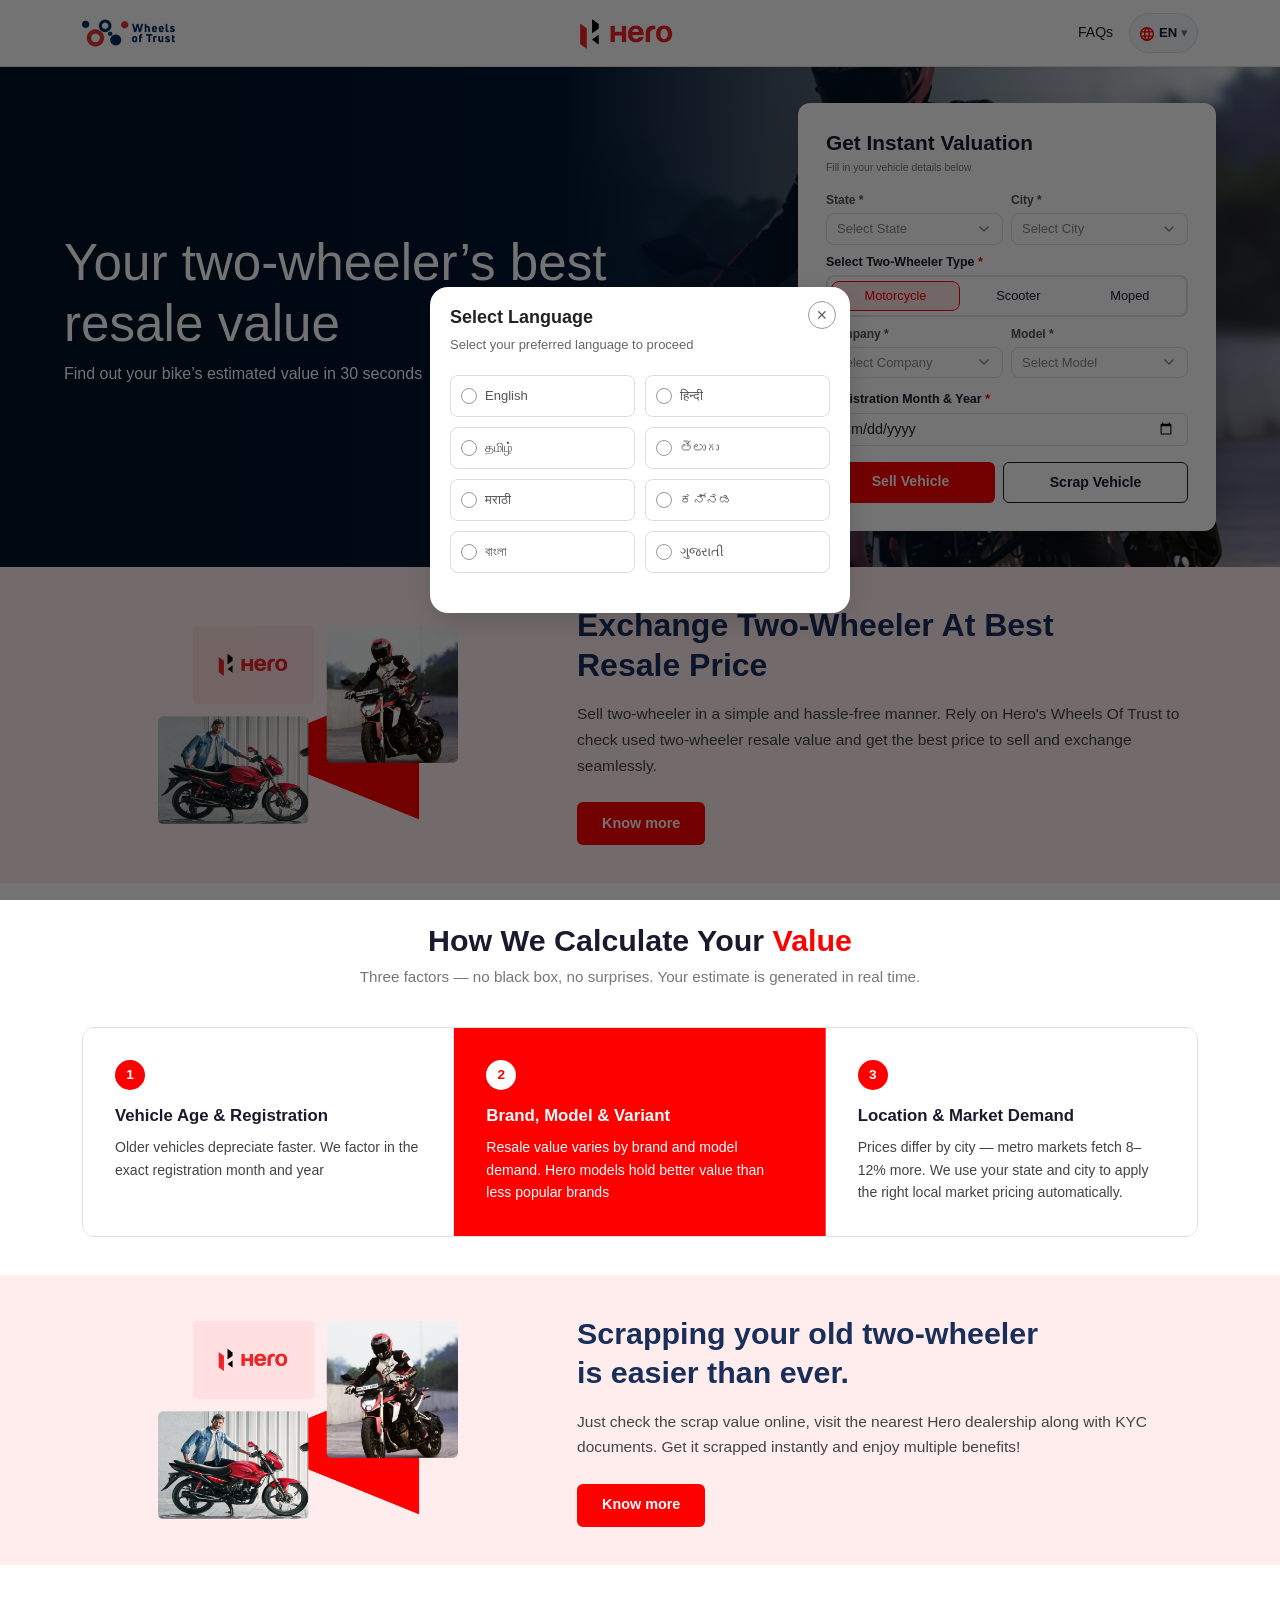
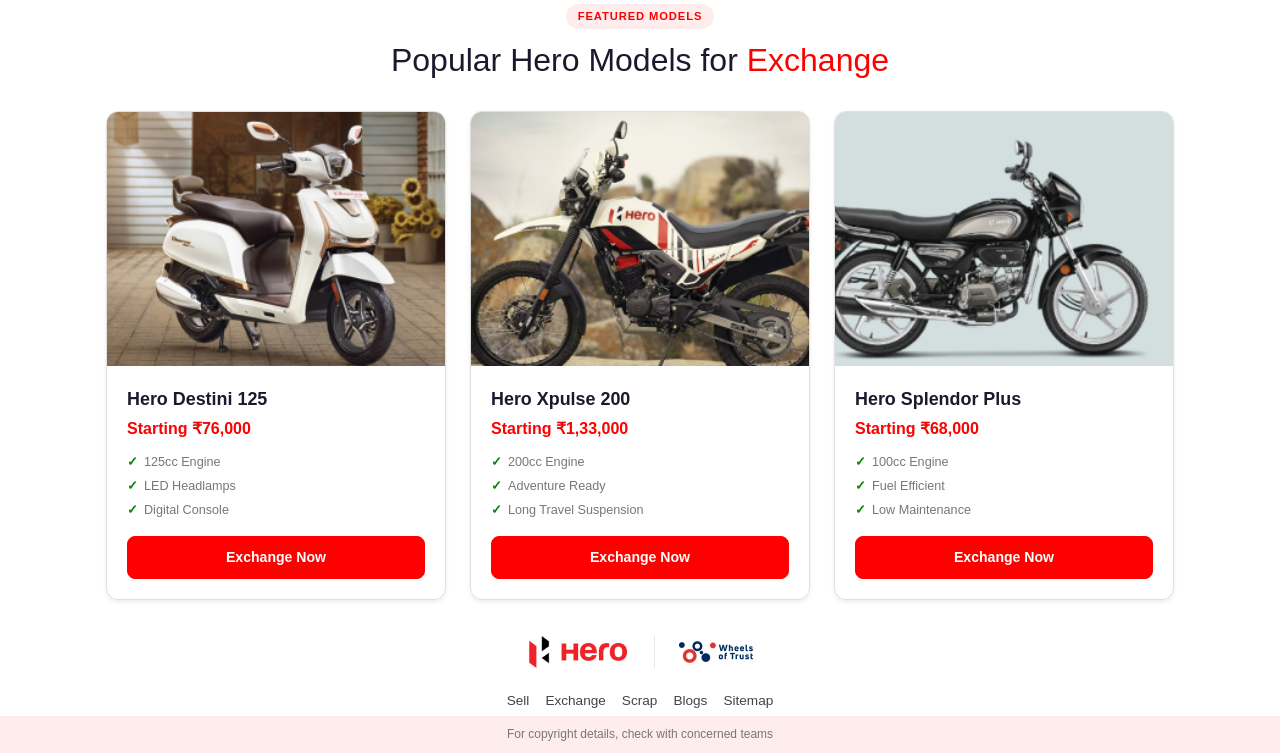
<file: index.html>
<!doctype html>
<html lang="en">
  <head>
    <meta charset="UTF-8" />
    <meta name="viewport" content="width=device-width, initial-scale=1.0" />
    <title>Hero Wheels of Trust – Best Two-Wheeler Resale Value</title>
    <link
      href="https://cdn.jsdelivr.net/npm/bootstrap@5.3.8/dist/css/bootstrap.min.css"
      rel="stylesheet"
      integrity="sha384-sRIl4kxILFvY47J16cr9ZwB07vP4J8+LH7qKQnuqkuIAvNWLzeN8tE5YBujZqJLB"
      crossorigin="anonymous"
    />
    <link rel="stylesheet" href="css/style_homepage.css" />
  </head>
  <body>
    <!-- NAVBAR -->
    <header class="site-header">
      <nav class="navbar navbar-expand-lg" aria-label="Main navigation">
        <div class="container-xl nav-inner">
          <!-- Brand Left: Wheels of Trust -->
          <a class="navbar-brand brand-wot" href="/">
            <img
              src="/assets/home/logo.png"
              alt="Wheels of Trust logo"
              class="brand-icon"
            />
          </a>

          <!-- Center: Hero Logo -->
          <a class="navbar-brand brand-hero mx-auto" href="/">
            <img src="/assets/home/logo_main.png" alt="Hero" />
          </a>

          <!-- Right controls -->
          <div class="nav-right d-flex align-items-center gap-lg-3 gap-1">
            <a href="#" class="nav-faq d-none d-lg-inline">FAQs</a>
            <button
              id="openLanguageSwitcher"
              class="btn lang-switcher d-flex align-items-center gap-1"
            >
              <span class="flag"> <img src="/assets/home/globe.svg" alt="" /> </span>
              <span class="fw-bold">EN</span>
              <span class="arrow-down">▾</span>
            </button>
            <button
              class="navbar-toggler d-lg-none border-0 px-1"
              type="button"
              data-bs-toggle="collapse"
              data-bs-target="#mobileMenu"
              aria-controls="mobileMenu"
              aria-expanded="false"
              aria-label="Toggle navigation"
            >
              <span class="navbar-toggler-icon"></span>
            </button>
          </div>
        </div>
      </nav>
    </header>

    <main>
      <!-- HERO SECTION -->
      <section class="hero-section" aria-label="Hero banner">
        <!-- <div class="hero-overlay d-md-block d-none"></div> -->
        <div class="banner-content">
          <h1>Your two-wheeler’s best resale value​</h1>
          <p>Find out your bike’s estimated value in 30 seconds​</p>
        </div>
        <div>
          <div class="banner-image">
            <div class="pointer-dots">
              <div class="dot_outline">
                <div class="dot_fill"></div>
              </div>
            </div>
            <!-- <img src="/assets/home/banner.png" alt="" /> -->
          </div>
          <div class="instant-valuation-form">
            <!-- Valuation Card -->
            <aside class="valuation-card" aria-label="Get instant valuation form">
              <h2 class="val-title">Get Instant Valuation</h2>
              <p class="val-sub">Fill in your vehicle details below</p>

              <form class="val-form" novalidate>
                <div class="row g-2 mb-2">
                  <!-- STATE -->
                  <div class="col-6">
                    <div class="cs-field">
                      <label id="label-state">State <span class="req">*</span></label>
                      <div class="cs-wrap" id="w-state">
                        <button
                          type="button"
                          class="cs-trigger"
                          id="trigger-state"
                          aria-haspopup="listbox"
                          aria-expanded="false"
                          aria-labelledby="label-state trigger-state"
                        >
                          <span class="cs-trigger-text">Select State</span>
                          <span class="cs-trigger-icon chevron" aria-hidden="true">
                            <svg width="12" height="12" viewBox="0 0 12 12" fill="none">
                              <path
                                d="M2 4l4 4 4-4"
                                stroke="currentColor"
                                stroke-width="1.5"
                                stroke-linecap="round"
                                stroke-linejoin="round"
                              />
                            </svg>
                          </span>
                        </button>
                        <ul
                          class="cs-dropdown"
                          role="listbox"
                          aria-labelledby="label-state"
                        >
                          <li>
                            <button
                              class="cs-option is-placeholder"
                              role="option"
                              aria-selected="false"
                              data-value=""
                            >
                              <span class="cs-option-label">Select State</span>
                              <svg
                                class="cs-option-check"
                                viewBox="0 0 16 16"
                                fill="none"
                              >
                                <circle cx="8" cy="8" r="7.5" fill="#22c55e" />
                                <path
                                  d="M4.5 8.5l2.5 2.5 4.5-5"
                                  stroke="#fff"
                                  stroke-width="1.6"
                                  stroke-linecap="round"
                                  stroke-linejoin="round"
                                />
                              </svg>
                            </button>
                          </li>
                          <li>
                            <button
                              class="cs-option"
                              role="option"
                              aria-selected="false"
                              data-value="Delhi"
                            >
                              <span class="cs-option-label">Delhi</span>
                              <svg
                                class="cs-option-check"
                                viewBox="0 0 16 16"
                                fill="none"
                              >
                                <circle cx="8" cy="8" r="7.5" fill="#22c55e" />
                                <path
                                  d="M4.5 8.5l2.5 2.5 4.5-5"
                                  stroke="#fff"
                                  stroke-width="1.6"
                                  stroke-linecap="round"
                                  stroke-linejoin="round"
                                />
                              </svg>
                            </button>
                          </li>
                          <li>
                            <button
                              class="cs-option"
                              role="option"
                              aria-selected="false"
                              data-value="Haryana"
                            >
                              <span class="cs-option-label">Haryana</span>
                              <svg
                                class="cs-option-check"
                                viewBox="0 0 16 16"
                                fill="none"
                              >
                                <circle cx="8" cy="8" r="7.5" fill="#22c55e" />
                                <path
                                  d="M4.5 8.5l2.5 2.5 4.5-5"
                                  stroke="#fff"
                                  stroke-width="1.6"
                                  stroke-linecap="round"
                                  stroke-linejoin="round"
                                />
                              </svg>
                            </button>
                          </li>
                          <li>
                            <button
                              class="cs-option"
                              role="option"
                              aria-selected="false"
                              data-value="Maharashtra"
                            >
                              <span class="cs-option-label">Maharashtra</span>
                              <svg
                                class="cs-option-check"
                                viewBox="0 0 16 16"
                                fill="none"
                              >
                                <circle cx="8" cy="8" r="7.5" fill="#22c55e" />
                                <path
                                  d="M4.5 8.5l2.5 2.5 4.5-5"
                                  stroke="#fff"
                                  stroke-width="1.6"
                                  stroke-linecap="round"
                                  stroke-linejoin="round"
                                />
                              </svg>
                            </button>
                          </li>
                          <li>
                            <button
                              class="cs-option"
                              role="option"
                              aria-selected="false"
                              data-value="Karnataka"
                            >
                              <span class="cs-option-label">Karnataka</span>
                              <svg
                                class="cs-option-check"
                                viewBox="0 0 16 16"
                                fill="none"
                              >
                                <circle cx="8" cy="8" r="7.5" fill="#22c55e" />
                                <path
                                  d="M4.5 8.5l2.5 2.5 4.5-5"
                                  stroke="#fff"
                                  stroke-width="1.6"
                                  stroke-linecap="round"
                                  stroke-linejoin="round"
                                />
                              </svg>
                            </button>
                          </li>
                          <li>
                            <button
                              class="cs-option"
                              role="option"
                              aria-selected="false"
                              data-value="Tamil Nadu"
                            >
                              <span class="cs-option-label">Tamil Nadu</span>
                              <svg
                                class="cs-option-check"
                                viewBox="0 0 16 16"
                                fill="none"
                              >
                                <circle cx="8" cy="8" r="7.5" fill="#22c55e" />
                                <path
                                  d="M4.5 8.5l2.5 2.5 4.5-5"
                                  stroke="#fff"
                                  stroke-width="1.6"
                                  stroke-linecap="round"
                                  stroke-linejoin="round"
                                />
                              </svg>
                            </button>
                          </li>
                        </ul>
                      </div>
                    </div>
                  </div>

                  <!-- CITY -->
                  <div class="col-6">
                    <div class="cs-field">
                      <label id="label-city">City <span class="req">*</span></label>
                      <div class="cs-wrap" id="w-city">
                        <button
                          type="button"
                          class="cs-trigger"
                          id="trigger-city"
                          aria-haspopup="listbox"
                          aria-expanded="false"
                          aria-labelledby="label-city trigger-city"
                        >
                          <span class="cs-trigger-text">Select City</span>
                          <span class="cs-trigger-icon chevron" aria-hidden="true">
                            <svg width="12" height="12" viewBox="0 0 12 12" fill="none">
                              <path
                                d="M2 4l4 4 4-4"
                                stroke="currentColor"
                                stroke-width="1.5"
                                stroke-linecap="round"
                                stroke-linejoin="round"
                              />
                            </svg>
                          </span>
                        </button>
                        <ul
                          class="cs-dropdown"
                          id="city-list"
                          role="listbox"
                          aria-labelledby="label-city"
                        >
                          <li>
                            <button
                              class="cs-option is-placeholder"
                              role="option"
                              aria-selected="false"
                              data-value=""
                            >
                              <span class="cs-option-label">Select City</span>
                              <svg
                                class="cs-option-check"
                                viewBox="0 0 16 16"
                                fill="none"
                              >
                                <circle cx="8" cy="8" r="7.5" fill="#22c55e" />
                                <path
                                  d="M4.5 8.5l2.5 2.5 4.5-5"
                                  stroke="#fff"
                                  stroke-width="1.6"
                                  stroke-linecap="round"
                                  stroke-linejoin="round"
                                />
                              </svg>
                            </button>
                          </li>
                        </ul>
                      </div>
                    </div>
                  </div>
                </div>

                <!-- TWO-WHEELER TYPE -->
                <fieldset class="mb-2">
                  <legend class="form-label form-label--req">
                    Select Two-Wheeler Type
                  </legend>
                  <div class="type-toggle">
                    <button
                      type="button"
                      class="type-btn type-btn--active"
                      aria-pressed="true"
                    >
                      Motorcycle
                    </button>
                    <button type="button" class="type-btn" aria-pressed="false">
                      Scooter
                    </button>
                    <button type="button" class="type-btn" aria-pressed="false">
                      Moped
                    </button>
                  </div>
                </fieldset>

                <div class="row g-2 mb-2">
                  <!-- COMPANY -->
                  <div class="col-6">
                    <div class="cs-field">
                      <label id="label-company">Company <span class="req">*</span></label>
                      <div class="cs-wrap" id="w-company">
                        <button
                          type="button"
                          class="cs-trigger"
                          id="trigger-company"
                          aria-haspopup="listbox"
                          aria-expanded="false"
                          aria-labelledby="label-company trigger-company"
                        >
                          <span class="cs-trigger-text">Select Company</span>
                          <span class="cs-trigger-icon chevron" aria-hidden="true">
                            <svg width="12" height="12" viewBox="0 0 12 12" fill="none">
                              <path
                                d="M2 4l4 4 4-4"
                                stroke="currentColor"
                                stroke-width="1.5"
                                stroke-linecap="round"
                                stroke-linejoin="round"
                              />
                            </svg>
                          </span>
                        </button>
                        <ul
                          class="cs-dropdown"
                          role="listbox"
                          aria-labelledby="label-company"
                        >
                          <li>
                            <button
                              class="cs-option is-placeholder"
                              role="option"
                              aria-selected="false"
                              data-value=""
                            >
                              <span class="cs-option-label">Select Company</span>
                              <svg
                                class="cs-option-check"
                                viewBox="0 0 16 16"
                                fill="none"
                              >
                                <circle cx="8" cy="8" r="7.5" fill="#22c55e" />
                                <path
                                  d="M4.5 8.5l2.5 2.5 4.5-5"
                                  stroke="#fff"
                                  stroke-width="1.6"
                                  stroke-linecap="round"
                                  stroke-linejoin="round"
                                />
                              </svg>
                            </button>
                          </li>
                          <li>
                            <button
                              class="cs-option"
                              role="option"
                              aria-selected="false"
                              data-value="Hero"
                            >
                              <span class="cs-option-label">Hero</span>
                              <svg
                                class="cs-option-check"
                                viewBox="0 0 16 16"
                                fill="none"
                              >
                                <circle cx="8" cy="8" r="7.5" fill="#22c55e" />
                                <path
                                  d="M4.5 8.5l2.5 2.5 4.5-5"
                                  stroke="#fff"
                                  stroke-width="1.6"
                                  stroke-linecap="round"
                                  stroke-linejoin="round"
                                />
                              </svg>
                            </button>
                          </li>
                          <li>
                            <button
                              class="cs-option"
                              role="option"
                              aria-selected="false"
                              data-value="Honda"
                            >
                              <span class="cs-option-label">Honda</span>
                              <svg
                                class="cs-option-check"
                                viewBox="0 0 16 16"
                                fill="none"
                              >
                                <circle cx="8" cy="8" r="7.5" fill="#22c55e" />
                                <path
                                  d="M4.5 8.5l2.5 2.5 4.5-5"
                                  stroke="#fff"
                                  stroke-width="1.6"
                                  stroke-linecap="round"
                                  stroke-linejoin="round"
                                />
                              </svg>
                            </button>
                          </li>
                          <li>
                            <button
                              class="cs-option"
                              role="option"
                              aria-selected="false"
                              data-value="Bajaj"
                            >
                              <span class="cs-option-label">Bajaj</span>
                              <svg
                                class="cs-option-check"
                                viewBox="0 0 16 16"
                                fill="none"
                              >
                                <circle cx="8" cy="8" r="7.5" fill="#22c55e" />
                                <path
                                  d="M4.5 8.5l2.5 2.5 4.5-5"
                                  stroke="#fff"
                                  stroke-width="1.6"
                                  stroke-linecap="round"
                                  stroke-linejoin="round"
                                />
                              </svg>
                            </button>
                          </li>
                          <li>
                            <button
                              class="cs-option"
                              role="option"
                              aria-selected="false"
                              data-value="TVS"
                            >
                              <span class="cs-option-label">TVS</span>
                              <svg
                                class="cs-option-check"
                                viewBox="0 0 16 16"
                                fill="none"
                              >
                                <circle cx="8" cy="8" r="7.5" fill="#22c55e" />
                                <path
                                  d="M4.5 8.5l2.5 2.5 4.5-5"
                                  stroke="#fff"
                                  stroke-width="1.6"
                                  stroke-linecap="round"
                                  stroke-linejoin="round"
                                />
                              </svg>
                            </button>
                          </li>
                          <li>
                            <button
                              class="cs-option"
                              role="option"
                              aria-selected="false"
                              data-value="Suzuki"
                            >
                              <span class="cs-option-label">Suzuki</span>
                              <svg
                                class="cs-option-check"
                                viewBox="0 0 16 16"
                                fill="none"
                              >
                                <circle cx="8" cy="8" r="7.5" fill="#22c55e" />
                                <path
                                  d="M4.5 8.5l2.5 2.5 4.5-5"
                                  stroke="#fff"
                                  stroke-width="1.6"
                                  stroke-linecap="round"
                                  stroke-linejoin="round"
                                />
                              </svg>
                            </button>
                          </li>
                        </ul>
                      </div>
                    </div>
                  </div>

                  <!-- MODEL -->
                  <div class="col-6">
                    <div class="cs-field">
                      <label id="label-model">Model <span class="req">*</span></label>
                      <div class="cs-wrap" id="w-model">
                        <button
                          type="button"
                          class="cs-trigger"
                          id="trigger-model"
                          aria-haspopup="listbox"
                          aria-expanded="false"
                          aria-labelledby="label-model trigger-model"
                        >
                          <span class="cs-trigger-text">Select Model</span>
                          <span class="cs-trigger-icon chevron" aria-hidden="true">
                            <svg width="12" height="12" viewBox="0 0 12 12" fill="none">
                              <path
                                d="M2 4l4 4 4-4"
                                stroke="currentColor"
                                stroke-width="1.5"
                                stroke-linecap="round"
                                stroke-linejoin="round"
                              />
                            </svg>
                          </span>
                        </button>
                        <ul
                          class="cs-dropdown"
                          id="model-list"
                          role="listbox"
                          aria-labelledby="label-model"
                        >
                          <li>
                            <button
                              class="cs-option is-placeholder"
                              role="option"
                              aria-selected="false"
                              data-value=""
                            >
                              <span class="cs-option-label">Select Model</span>
                              <svg
                                class="cs-option-check"
                                viewBox="0 0 16 16"
                                fill="none"
                              >
                                <circle cx="8" cy="8" r="7.5" fill="#22c55e" />
                                <path
                                  d="M4.5 8.5l2.5 2.5 4.5-5"
                                  stroke="#fff"
                                  stroke-width="1.6"
                                  stroke-linecap="round"
                                  stroke-linejoin="round"
                                />
                              </svg>
                            </button>
                          </li>
                        </ul>
                      </div>
                    </div>
                  </div>
                </div>

                <!-- REGISTRATION DATE -->
                <div class="mb-3">
                  <label for="regDate" class="form-label form-label--req">
                    Registration Month &amp; Year
                  </label>
                  <input
                    type="date"
                    id="regDate"
                    class="form-control form-control-sm"
                    placeholder="MM / YYYY"
                    required
                  />
                </div>

                <!-- ACTIONS -->
                <div class="val-actions d-flex gap-2">
                  <a
                    href="/vehicle_condition.html?for=sell_vehicle"
                    class="btn btn-sell flex-grow-1"
                  >
                    Sell Vehicle
                  </a>
                  <a
                    href="/vehicle_condition.html?for=scrap_vehicle&step=2"
                    class="btn btn-scrap flex-grow-1"
                  >
                    Scrap Vehicle
                  </a>
                </div>
              </form>
            </aside>
          </div>
        </div>
      </section>

      <!-- EXCHANGE SECTION -->
      <section
        class="exchange-section"
        aria-label="Exchange two-wheeler at best resale price"
      >
        <div class="container-xl">
          <div class="row align-items-center gy-4">
            <div class="col-sm-5">
              <figure class="collage" aria-hidden="true">
                <img src="/assets/home/exchange.png" alt="" />
              </figure>
            </div>
            <div class="exchange-content col-sm-7">
              <h2 class="section-heading">
                Exchange Two-Wheeler At Best<br />Resale Price
              </h2>
              <p class="section-body">
                Sell two-wheeler in a simple and hassle-free manner. Rely on Hero's Wheels
                Of Trust to check used two-wheeler resale value and get the best price to
                sell and exchange seamlessly.
              </p>
              <a href="#" class="btn btn-primary-red">Know more</a>
            </div>
          </div>
        </div>
      </section>

      <!-- HOW WE CALCULATE -->
      <section class="calculate-section" aria-label="How we calculate your value">
        <div class="container-xl">
          <header class="section-header text-center">
            <h2 class="calc-heading">
              How We Calculate Your <span class="text-red">Value</span>
            </h2>
            <p class="calc-sub">
              Three factors — no black box, no surprises. Your estimate is generated in
              real time.
            </p>
          </header>

          <div class="factors-card">
            <div class="row g-0">
              <article class="col-md-4 factor-item factor-item--white">
                <span class="factor-num" aria-hidden="true">1</span>
                <h3 class="factor-title">Vehicle Age &amp; Registration</h3>
                <p class="factor-body">
                  Older vehicles depreciate faster. We factor in the exact registration
                  month and year
                </p>
              </article>
              <article class="col-md-4 factor-item factor-item--red">
                <span class="factor-num" aria-hidden="true">2</span>
                <h3 class="factor-title">Brand, Model &amp; Variant</h3>
                <p class="factor-body">
                  Resale value varies by brand and model demand. Hero models hold better
                  value than less popular brands
                </p>
              </article>
              <article class="col-md-4 factor-item factor-item--white">
                <span class="factor-num" aria-hidden="true">3</span>
                <h3 class="factor-title">Location &amp; Market Demand</h3>
                <p class="factor-body">
                  Prices differ by city — metro markets fetch 8–12% more. We use your
                  state and city to apply the right local market pricing automatically.
                </p>
              </article>
            </div>
          </div>
        </div>
      </section>

      <!-- SCRAP SECTION -->
      <section class="scrap-section" aria-label="Scrapping your old two-wheeler">
        <div class="container-xl">
          <div class="row align-items-center gy-4">
            <div class="col-sm-5">
              <figure class="collage" aria-hidden="true">
                <img src="/assets/home/exchange.png" alt="" />
              </figure>
            </div>
            <div class="scrap-content col-sm-7">
              <h2 class="scrap-heading">
                Scrapping your old two-wheeler<br />is easier than ever.
              </h2>
              <p class="section-body">
                Just check the scrap value online, visit the nearest Hero dealership along
                with KYC documents. Get it scrapped instantly and enjoy multiple benefits!
              </p>
              <a href="#" class="btn btn-primary-red">Know more</a>
            </div>
          </div>
        </div>
      </section>

      <!-- FEATURED MODELS -->
      <section class="models-section" aria-labelledby="models-title">
        <div class="models-section-header">
          <p class="eyebrow-tag d-lg-inline-block d-none">FEATURED MODELS</p>
          <h2 class="section-title" id="models-title">
            <p class="d-none d-lg-block">
              Popular Hero Models for <span class="highlight">Exchange</span>
            </p>
            <p class="d-lg-none d-block">Popular Hero Models</p>
          </h2>
        </div>

        <div class="models-scroll-track" role="list">
          <!-- Destini 125 -->
          <article class="model-card shadow-sm">
            <div class="model-img-wrap" aria-label="Hero Destini 125 scooter image">
              <img src="/assets/home/destini_bike.png" alt="destini bike" />
            </div>
            <div class="model-card-body">
              <p class="model-name">Hero Destini 125</p>
              <p class="model-price">Starting ₹76,000</p>
              <ul class="model-features">
                <li>125cc Engine</li>
                <li>LED Headlamps</li>
                <li>Digital Console</li>
              </ul>
              <a href="#" class="btn-exchange-now">Exchange Now</a>
            </div>
          </article>

          <!-- Xpulse 200 -->
          <article class="model-card shadow-sm">
            <div class="model-img-wrap" aria-label="Hero Xpulse 200 motorcycle image">
              <img src="/assets/home/xpulse_bike.png" alt="xpulse bike" />
            </div>
            <div class="model-card-body">
              <p class="model-name">Hero Xpulse 200</p>
              <p class="model-price">Starting ₹1,33,000</p>
              <ul class="model-features">
                <li>200cc Engine</li>
                <li>Adventure Ready</li>
                <li>Long Travel Suspension</li>
              </ul>
              <a href="#" class="btn-exchange-now">Exchange Now</a>
            </div>
          </article>

          <!-- Splendor Plus -->
          <article class="model-card shadow-sm">
            <div class="model-img-wrap" aria-label="Hero Splendor Plus motorcycle image">
              <img src="/assets/home/splendor_bike.png" alt="splendor bike" />
            </div>
            <div class="model-card-body">
              <p class="model-name">Hero Splendor Plus</p>
              <p class="model-price">Starting ₹68,000</p>
              <ul class="model-features">
                <li>100cc Engine</li>
                <li>Fuel Efficient</li>
                <li>Low Maintenance</li>
              </ul>
              <a href="#" class="btn-exchange-now">Exchange Now</a>
            </div>
          </article>
        </div>
      </section>
    </main>

    <!-- FOOTER -->
    <footer class="site-footer" aria-label="Site footer">
      <div class="footer-inner">
        <div
          class="footer-logos d-flex justify-content-center align-items-center gap-lg-4 gap-2 mb-3"
        >
          <a href="#" class="footer-wot">
            <img src="/assets/home/logo_main.png" alt="" class="footer-hero-img" />
          </a>
          <span class="divider"></span>
          <a href="#" class="footer-wot d-flex align-items-center gap-1">
            <img src="/assets/home/logo.png" alt="Wheels of Trust" />
          </a>
        </div>
        <nav class="footer-nav" aria-label="Footer navigation">
          <ul
            class="footer-links d-flex justify-content-center flex-wrap gap-sm-3 gap-0 list-unstyled mb-1"
          >
            <li><a href="#">Sell</a></li>
            <li><a href="#">Exchange</a></li>
            <li><a href="#">Scrap</a></li>
            <li><a href="#">Blogs</a></li>
            <li><a href="#">Sitemap</a></li>
          </ul>
        </nav>
        <p class="footer-copy text-center">
          For copyright details, check with concerned teams
        </p>
      </div>
    </footer>

    <div id="languageModal" class="language-modal-overlay language-modal-hidden">
      <div class="language-modal">
        <button class="language-close" id="closeLanguageModal">✕</button>

        <h2>Select Language</h2>
        <p>Select your preferred language to proceed</p>

        <div class="language-grid">
          <button class="language-card" data-lang="English">
            <span class="radio"></span>
            English
          </button>

          <button class="language-card" data-lang="Hindi">
            <span class="radio"></span>
            हिन्दी
          </button>

          <button class="language-card" data-lang="Tamil">
            <span class="radio"></span>
            தமிழ்
          </button>

          <button class="language-card" data-lang="Telugu">
            <span class="radio"></span>
            తెలుగు
          </button>

          <button class="language-card" data-lang="Marathi">
            <span class="radio"></span>
            मराठी
          </button>

          <button class="language-card" data-lang="Kannada">
            <span class="radio"></span>
            ಕನ್ನಡ
          </button>

          <button class="language-card" data-lang="Bengali">
            <span class="radio"></span>
            বাংলা
          </button>

          <button class="language-card" data-lang="Gujarati">
            <span class="radio"></span>
            ગુજરાતી
          </button>
        </div>

        <!-- <button class="language-submit" id="languageProceed" disabled>
          Proceed To Next
        </button> -->
      </div>
    </div>

    <script
      src="https://cdn.jsdelivr.net/npm/bootstrap@5.3.8/dist/js/bootstrap.bundle.min.js"
      integrity="sha384-FKyoEForCGlyvwx9Hj09JcYn3nv7wiPVlz7YYwJrWVcXK/BmnVDxM+D2scQbITxI"
      crossorigin="anonymous"
    ></script>
    <script src="js/script_homepage.js"></script>
  </body>
</html>
</file>
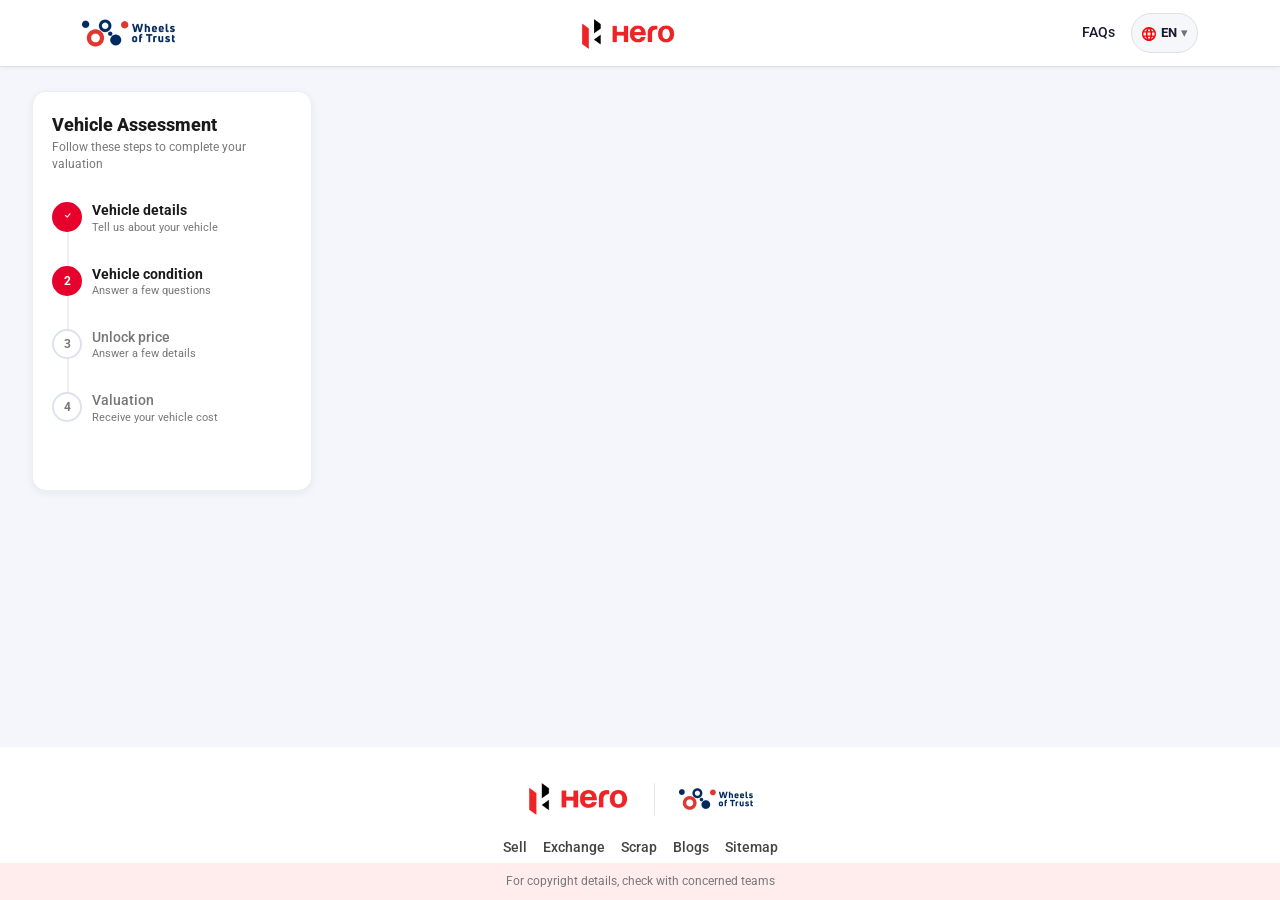
<file: authenticate.html>
<!doctype html>
<html lang="en">
  <head>
    <meta charset="UTF-8" />
    <meta name="viewport" content="width=device-width, initial-scale=1.0" />
    <title>Vehicle Assessment | Hero × Wheels of Trust</title>
    <link
      rel="stylesheet"
      href="https://cdn.jsdelivr.net/npm/bootstrap@5.3.2/dist/css/bootstrap.min.css"
    />
    <link
      rel="stylesheet"
      href="https://cdn.jsdelivr.net/npm/bootstrap-icons@1.11.3/font/bootstrap-icons.min.css"
    />
    <link rel="preconnect" href="https://fonts.googleapis.com" />
    <link
      rel="stylesheet"
      href="https://fonts.googleapis.com/css2?family=Roboto:wght@300;400;500;600;700;800&display=swap"
    />
    <link rel="stylesheet" href="css/style_form_flow.css" />
  </head>
  <body>
    <!-- ======================== HEADER ======================== -->
    <!-- NAVBAR -->
    <header class="site-header">
      <nav class="navbar navbar-expand-lg" aria-label="Main navigation">
        <div class="container-xl nav-inner">
          <!-- Brand Left: Wheels of Trust -->
          <a class="navbar-brand brand-wot" href="/">
            <img
              src="/assets/home/logo.png"
              alt="Wheels of Trust logo"
              class="brand-icon"
            />
          </a>

          <!-- Center: Hero Logo -->
          <a class="navbar-brand brand-hero mx-auto" href="/">
            <img src="/assets/home/logo_main.png" alt="Hero" />
          </a>

          <!-- Right controls -->
          <div class="nav-right d-flex align-items-center gap-lg-3 gap-1">
            <a href="#" class="nav-faq d-none d-lg-inline">FAQs</a>
            <button
              id="openLanguageSwitcher"
              class="btn lang-switcher d-flex align-items-center gap-1"
            >
              <span class="flag"> <img src="/assets/home/globe.svg" alt="" /> </span>
              <span class="fw-bold">EN</span>
              <span class="arrow-down">▾</span>
            </button>
            <button
              class="navbar-toggler d-lg-none border-0 px-1"
              type="button"
              data-bs-toggle="collapse"
              data-bs-target="#mobileMenu"
              aria-controls="mobileMenu"
              aria-expanded="false"
              aria-label="Toggle navigation"
            >
              <span class="navbar-toggler-icon"></span>
            </button>
          </div>
        </div>
      </nav>
    </header>

    <!-- =================== MOBILE PROGRESS =================== -->
    <div class="mobile-progress d-lg-none m-3 shadow-sm" id="mobileProgress">
      <div class="m-steps-track">
        <div class="m-dot active" data-mdot="1">1</div>
        <div class="m-line" data-mline="1"></div>
        <div class="m-dot pending" data-mdot="2">2</div>
        <div class="m-line" data-mline="2"></div>
        <div class="m-dot pending" data-mdot="3">3</div>
        <div class="m-line" data-mline="3"></div>
        <div class="m-dot pending" data-mdot="4">4</div>
      </div>
      <div class="m-label" id="mobileLabel">
        Step <strong>1</strong> of 4 — <strong>Vehicle Details</strong>
      </div>
    </div>

    <!-- ======================== MAIN ======================== -->
    <main class="assessment-main">
      <!-- Desktop sidebar -->
      <aside class="assessment-sidebar d-none d-lg-flex flex-column">
        <div class="sidebar-card">
          <h2 class="sidebar-heading">Vehicle Assessment</h2>
          <p class="sidebar-subheading">Follow these steps to complete your valuation</p>
          <ul class="stepper-list" id="desktopStepper">
            <li class="stepper-item s-done" data-si="1">
              <div class="s-circle">
                <span class="s-num">1</span><i class="bi bi-check s-check"></i>
              </div>
              <div class="s-info">
                <div class="s-label">Vehicle details</div>
                <div class="s-desc">Tell us about your vehicle</div>
              </div>
            </li>
            <li class="stepper-item s-done" data-si="2">
              <div class="s-circle">
                <span class="s-num">2</span><i class="bi bi-check s-check"></i>
              </div>
              <div class="s-info">
                <div class="s-label">Vehicle condition</div>
                <div class="s-desc">Answer a few questions</div>
              </div>
            </li>
            <li class="stepper-item s-active" data-si="3">
              <div class="s-circle">
                <span class="s-num">3</span><i class="bi bi-check s-check"></i>
              </div>
              <div class="s-info">
                <div class="s-label">Unlock price</div>
                <div class="s-desc">Answer a few details</div>
              </div>
            </li>
            <li class="stepper-item s-pending" data-si="4">
              <div class="s-circle">
                <span class="s-num">4</span><i class="bi bi-check s-check"></i>
              </div>
              <div class="s-info">
                <div class="s-label">Valuation</div>
                <div class="s-desc">Receive your vehicle cost</div>
              </div>
            </li>
          </ul>
        </div>
      </aside>

      <!-- Steps wrapper -->
      <div class="steps-wrapper h-100">
        <!-- ============ STEP 2: VEHICLE CONDITION ============ -->
        <section class="step-panel" id="step-3" data-step="3" data-sub="">
          <h1 class="step-h1">
            Authenticate to <span class="accent">unlock price</span>
          </h1>
          <p class="step-sub">Verify your details to get your vehicle estimate</p>

          <div class="auth-wrap">
            <div class="fg mb-2">
              <label for="authName">Full Name <span class="req">*</span></label>
              <input
                type="text"
                class="fc"
                id="authName"
                placeholder="Enter your full name"
              />
            </div>

            <div class="otp-row">
              <div class="fg">
                <label for="authMobile">Mobile Number <span class="req">*</span></label>
                <input
                  type="tel"
                  class="fc"
                  id="authMobile"
                  placeholder="Enter mobile number"
                  maxlength="10"
                />
              </div>
              <div class="otp-channel">
                <div class="otp-ch-label">Send OTP via</div>
                <div class="otp-btns">
                  <button class="otp-ch-btn active" data-chan="whatsapp">
                    <i class="d-lg-none d-inline bi bi-whatsapp"></i>
                    WhatsApp
                  </button>
                  <button class="otp-ch-btn" data-chan="sms">
                    <i class="d-lg-none d-inline bi bi-chat-dots"></i>
                    SMS
                  </button>
                </div>
              </div>
            </div>

            <div class="terms-row">
              <div class="terms-box on" id="termsBox">
                <i class="bi bi-check" style="color: #fff; font-size: 0.7rem"></i>
              </div>
              <span class="terms-txt">
                I agree to the <a href="#">Terms &amp; Conditions</a> and
                <a href="#">Privacy Policy</a>
              </span>
            </div>
          </div>

          <div class="step-footer d-none d-sm-flex justify-content-between">
            <a href="/vehicle_condition.html?step=3" class="btn-back">
              <!-- js navigation -->
              <!-- onclick="App.stepper.prev()" -->
              <i class="bi bi-chevron-left"></i> Back
            </a>
            <button
              id="auth_btn"
              class="btn-primary-action"
              >
              <!-- href="/estimate_resale_value.html?step=4&sub=value" -->
              <!-- js navigation -->
              <!-- onclick="App.stepper.next()" -->
              Submit <i class="bi bi-chevron-right"></i>
            </button>
          </div>
        </section>
      </div>
    </main>

    <!-- FOOTER -->
    <footer class="site-footer" aria-label="Site footer">
      <div class="footer-inner">
        <div
          class="footer-logos d-flex justify-content-center align-items-center gap-lg-4 gap-2 mb-3"
        >
          <a href="#" class="footer-wot">
            <img src="/assets/home/logo_main.png" alt="" class="footer-hero-img" />
          </a>
          <span class="divider"></span>
          <a href="#" class="footer-wot d-flex align-items-center gap-1">
            <img src="/assets/home/logo.png" alt="Wheels of Trust" />
          </a>
        </div>
        <nav class="footer-nav" aria-label="Footer navigation">
          <ul
            class="footer-links d-flex justify-content-center flex-wrap gap-sm-3 gap-0 list-unstyled mb-1"
          >
            <li><a href="#">Sell</a></li>
            <li><a href="#">Exchange</a></li>
            <li><a href="#">Scrap</a></li>
            <li><a href="#">Blogs</a></li>
            <li><a href="#">Sitemap</a></li>
          </ul>
        </nav>
        <p class="footer-copy text-center">
          For copyright details, check with concerned teams
        </p>
      </div>
    </footer>

    <!-- ==================== Navigation buttons ====================== -->
    <div class="step-footer d-flex d-sm-none">
      <a href="/vehicle_condition.html" class="btn-back">
        <!-- js navigation -->
        <!-- onclick="App.stepper.prev()" -->
        <i class="bi bi-chevron-left"></i> Back
      </a>
      <button
        id="auth_btn"
        class="btn-primary-action"
        >
        <!-- href="/estimate_resale_value.html?step=4&sub=value" -->
        <!-- js navigation -->
        <!-- onclick="App.stepper.next()" -->
        Submit
        <!-- <i class="bi bi-chevron-right"></i> -->
      </button>
    </div>
    <!-- ================== Language Modal ====================== -->
    <div id="languageModal" class="language-modal-overlay language-modal-hidden">
      <div class="language-modal">
        <button class="language-close" id="closeLanguageModal">✕</button>

        <h2>Select Language</h2>
        <p>Select your preferred language to proceed</p>

        <div class="language-grid">
          <button class="language-card" data-lang="English">
            <span class="radio"></span>
            English
          </button>

          <button class="language-card" data-lang="Hindi">
            <span class="radio"></span>
            हिन्दी
          </button>

          <button class="language-card" data-lang="Tamil">
            <span class="radio"></span>
            தமிழ்
          </button>

          <button class="language-card" data-lang="Telugu">
            <span class="radio"></span>
            తెలుగు
          </button>

          <button class="language-card" data-lang="Marathi">
            <span class="radio"></span>
            मराठी
          </button>

          <button class="language-card" data-lang="Kannada">
            <span class="radio"></span>
            ಕನ್ನಡ
          </button>

          <button class="language-card" data-lang="Bengali">
            <span class="radio"></span>
            বাংলা
          </button>

          <button class="language-card" data-lang="Gujarati">
            <span class="radio"></span>
            ગુજરાતી
          </button>
        </div>

        <!-- <button class="language-submit" id="languageProceed" disabled>
          Proceed To Next
        </button> -->
      </div>
    </div>

    <script src="https://cdn.jsdelivr.net/npm/bootstrap@5.3.2/dist/js/bootstrap.bundle.min.js"></script>
    <script src="js/script_form_flow.js"></script>
  </body>
</html>
</file>
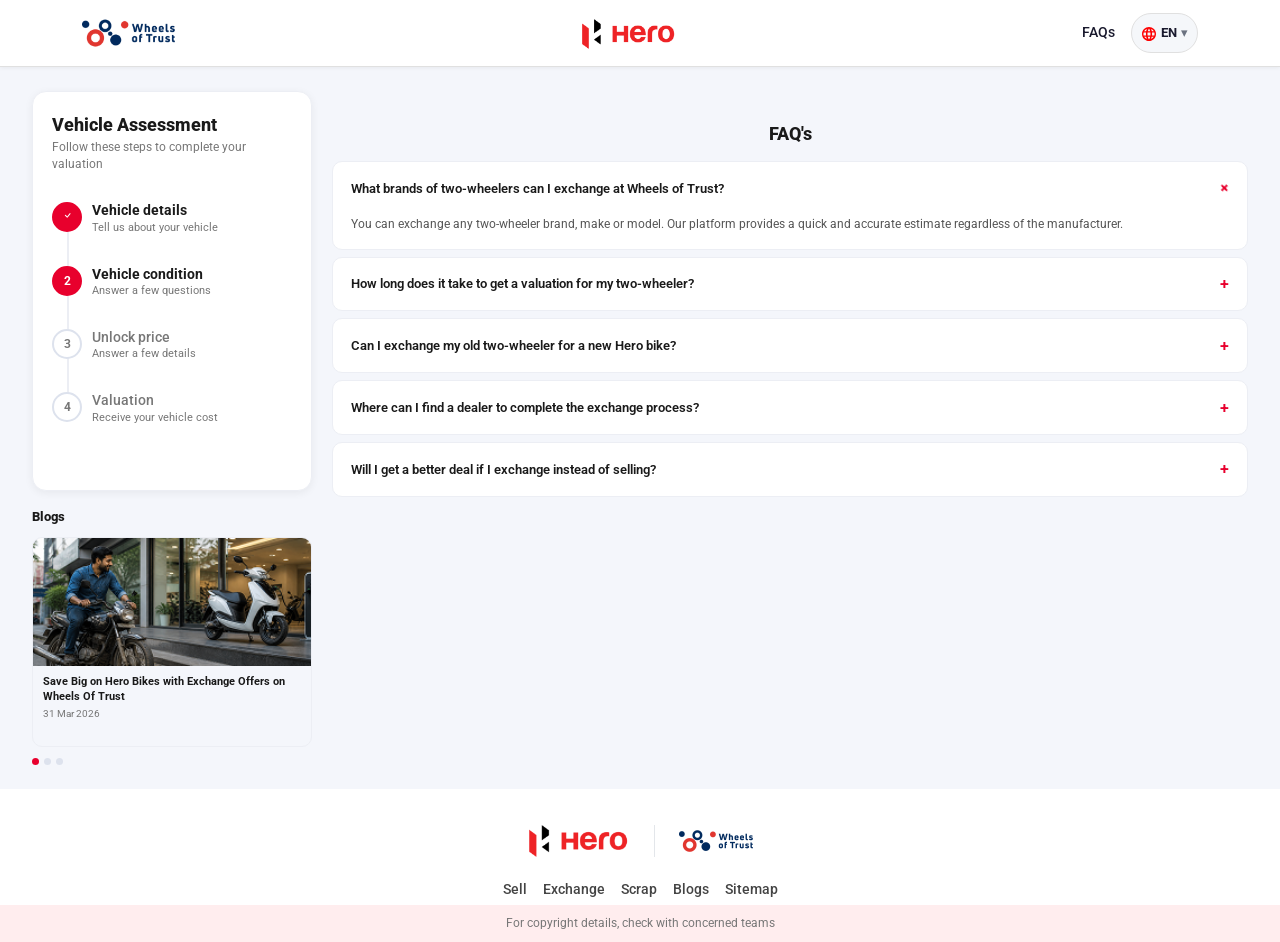
<file: preferred_dealer.html>
<!doctype html>
<html lang="en">
  <head>
    <meta charset="UTF-8" />
    <meta name="viewport" content="width=device-width, initial-scale=1.0" />
    <title>Vehicle Assessment | Hero × Wheels of Trust</title>
    <link
      rel="stylesheet"
      href="https://cdn.jsdelivr.net/npm/bootstrap@5.3.2/dist/css/bootstrap.min.css"
    />
    <link
      rel="stylesheet"
      href="https://cdn.jsdelivr.net/npm/bootstrap-icons@1.11.3/font/bootstrap-icons.min.css"
    />
    <link rel="preconnect" href="https://fonts.googleapis.com" />
    <link
      rel="stylesheet"
      href="https://fonts.googleapis.com/css2?family=Roboto:wght@300;400;500;600;700;800&display=swap"
    />
    <link rel="stylesheet" href="css/style_form_flow.css" />
  </head>
  <body>
    <!-- ======================== HEADER ======================== -->
    <!-- NAVBAR -->
    <header class="site-header">
      <nav class="navbar navbar-expand-lg" aria-label="Main navigation">
        <div class="container-xl nav-inner">
          <!-- Brand Left: Wheels of Trust -->
          <a class="navbar-brand brand-wot" href="/">
            <img
              src="/assets/home/logo.png"
              alt="Wheels of Trust logo"
              class="brand-icon"
            />
          </a>

          <!-- Center: Hero Logo -->
          <a class="navbar-brand brand-hero mx-auto" href="/">
            <img src="/assets/home/logo_main.png" alt="Hero" />
          </a>

          <!-- Right controls -->
          <div class="nav-right d-flex align-items-center gap-lg-3 gap-1">
            <a href="#" class="nav-faq d-none d-lg-inline">FAQs</a>
            <button
              id="openLanguageSwitcher"
              class="btn lang-switcher d-flex align-items-center gap-1"
            >
              <span class="flag"> <img src="/assets/home/globe.svg" alt="" /> </span>
              <span class="fw-bold">EN</span>
              <span class="arrow-down">▾</span>
            </button>
            <button
              class="navbar-toggler d-lg-none border-0 px-1"
              type="button"
              data-bs-toggle="collapse"
              data-bs-target="#mobileMenu"
              aria-controls="mobileMenu"
              aria-expanded="false"
              aria-label="Toggle navigation"
            >
              <span class="navbar-toggler-icon"></span>
            </button>
          </div>
        </div>
      </nav>
    </header>

    <!-- =================== MOBILE PROGRESS =================== -->
    <div class="mobile-progress d-lg-none m-3 shadow-sm" id="mobileProgress">
      <div class="m-steps-track">
        <div class="m-dot active" data-mdot="1">1</div>
        <div class="m-line" data-mline="1"></div>
        <div class="m-dot pending" data-mdot="2">2</div>
        <div class="m-line" data-mline="2"></div>
        <div class="m-dot pending" data-mdot="3">3</div>
        <div class="m-line" data-mline="3"></div>
        <div class="m-dot pending" data-mdot="4">4</div>
      </div>
      <div class="m-label" id="mobileLabel">
        Step <strong>1</strong> of 4 — <strong>Vehicle Details</strong>
      </div>
    </div>

    <!-- ======================== MAIN ======================== -->
    <main class="assessment-main">
      <!-- Desktop sidebar -->
      <section>
        <aside class="assessment-sidebar d-none d-lg-flex flex-column">
          <div class="sidebar-card">
            <h2 class="sidebar-heading">Vehicle Assessment</h2>
            <p class="sidebar-subheading">
              Follow these steps to complete your valuation
            </p>
            <ul class="stepper-list" id="desktopStepper">
              <li class="stepper-item s-active" data-si="1">
                <div class="s-circle">
                  <span class="s-num">1</span><i class="bi bi-check s-check"></i>
                </div>
                <div class="s-info">
                  <div class="s-label">Vehicle details</div>
                  <div class="s-desc">Tell us about your vehicle</div>
                </div>
              </li>
              <li class="stepper-item s-pending" data-si="2">
                <div class="s-circle">
                  <span class="s-num">2</span><i class="bi bi-check s-check"></i>
                </div>
                <div class="s-info">
                  <div class="s-label">Vehicle condition</div>
                  <div class="s-desc">Answer a few questions</div>
                </div>
              </li>
              <li class="stepper-item s-pending" data-si="3">
                <div class="s-circle">
                  <span class="s-num">3</span><i class="bi bi-check s-check"></i>
                </div>
                <div class="s-info">
                  <div class="s-label">Unlock price</div>
                  <div class="s-desc">Answer a few details</div>
                </div>
              </li>
              <li class="stepper-item s-pending" data-si="4">
                <div class="s-circle">
                  <span class="s-num">4</span><i class="bi bi-check s-check"></i>
                </div>
                <div class="s-info">
                  <div class="s-label">Valuation</div>
                  <div class="s-desc">Receive your vehicle cost</div>
                </div>
              </li>
            </ul>
          </div>
        </aside>

        <!-- Blogs Section -->
        <div class="sidebar-blog-wrap d-none-custom d-none d-lg-block" id="sidebarBlog">
          <p class="sidebar-blog-lbl">Blogs</p>
          <div class="sb-blog-card" id="sbBlogCard">
            <img src="/assets/home/blog_img.png" alt="Blog" class="sb-blog-img" />
            <div class="sb-blog-body">
              <p class="sb-blog-title">
                Save Big on Hero Bikes with Exchange Offers on Wheels Of Trust
              </p>
              <p class="sb-blog-date">31 Mar 2026</p>
            </div>
          </div>
          <div class="sidebar-c-dots">
            <button class="sidebar-c-dot on" data-sbi="0"></button>
            <button class="sidebar-c-dot" data-sbi="1"></button>
            <button class="sidebar-c-dot" data-sbi="2"></button>
          </div>
        </div>
      </section>
      <!-- Steps wrapper -->
      <div class="steps-wrapper">
        <section class="step-panel" id="step-4-centre" data-step="4" data-sub="centre">
          <h1 class="step-h1">Here is the estimated Resale Value of your two-wheeler</h1>

          <div class="scrap-main-grid">
            <!-- Left: Scrap Value + Benefits -->
            <div>
              <div class="val-price-card">
                <div class="val-bike-name">TVS XL BS6</div>
                <div class="val-price">₹ 40,000 – 45,000*</div>
                <div class="val-note">
                  *Final price may vary after physical inspection
                </div>
              </div>
              <div class="additional-info d-none">
                <div class="scrap-info-banner">
                  <i class="bi bi-info-circle-fill"></i>
                  <span
                    >Don't stop at ₹4,104! Unlock additional benefits on the purchase of a
                    new Hero two-wheeler.</span
                  >
                </div>

                <div class="benefits-title">Additional Benefits</div>
                <table class="benefits-table">
                  <tbody>
                    <tr>
                      <td>Scrap Value</td>
                      <td>₹4,104*</td>
                    </tr>
                    <tr>
                      <td>Rebate on Road Tax ^</td>
                      <td id="benefitRoadTax">
                        <span class="locked-val"
                          ><i class="bi bi-lock-fill"></i> Select new model to
                          unlock*</span
                        >
                      </td>
                    </tr>
                    <tr>
                      <td>Green Discount *</td>
                      <td id="benefitGreenDiscount">
                        <span class="locked-val"
                          ><i class="bi bi-lock-fill"></i> Select new model to
                          unlock*</span
                        >
                      </td>
                    </tr>
                  </tbody>
                </table>
                <p class="benefits-disclaimer">
                  * All listed benefits and discounts are estimates, for exact pricing
                  kindly connect with the dealership.
                </p>
              </div>
            </div>

            <!-- Right: Hero Model Selection -->
            <div class="row gap-md-0 gap-2">
              <!-- Interested Model -->
              <div class="preferred-dealer">
                <div class="dealer-sec-title">Select your preferred dealer​</div>
                <p class="dealer-sec-desc">
                  Please visit the nearest Hero dealership for a detailed inspection and
                  best offer​
                </p>

                <div id="dealerList">
                  <article class="dealer-card sel" data-di="0">
                    <div class="d-radio"></div>
                    <div class="d-info d-flex flex-wrap gap-md-5 gap-0">
                      <div>
                        <div class="d-meta-v">Name</div>
                        <div class="d-name">Sri Jayaram Motors</div>
                      </div>
                      <div>
                        <div class="d-meta-v">Contact</div>
                        <div class="d-name">9289922709</div>
                      </div>
                      <div>
                        <div class="d-meta-v">Address</div>
                        <div class="d-name">Edarapalli, 533201</div>
                      </div>
                    </div>
                  </article>
                  <article class="dealer-card" data-di="1">
                    <div class="d-radio"></div>
                    <div class="d-info d-flex flex-wrap gap-md-5 gap-0">
                      <div>
                        <div class="d-meta-v">Name</div>
                        <div class="d-name">Sri Balaji Hero</div>
                      </div>
                      <div>
                        <div class="d-meta-v">Contact</div>
                        <div class="d-name">9876543210</div>
                      </div>
                      <div>
                        <div class="d-meta-v">Address</div>
                        <div class="d-name">Kakinada, 533003</div>
                      </div>
                    </div>
                  </article>
                </div>
              </div>
              <div class="step-footer d-none d-sm-flex justify-content-start border-0">
                <button class="btn-primary-action" onclick="App.modal.show()">
                  Submit
                </button>
              </div>
            </div>
          </div>
        </section>

        <!-- Blogs -->
        <section class="my-3 d-lg-none d-block">
          <h2 class="fs-5 mb-0">Blogs</h2>
          <div class="mobile-blog">
            <!-- Blogs Section -->
            <div class="sidebar-blog-wrap d-block d-lg-none">
              <div class="sb-blog-card" id="sbBlogCard">
                <img src="/assets/home/blog_img.png" alt="Blog" class="sb-blog-img" />
                <div class="sb-blog-body">
                  <p class="sb-blog-title">
                    Save Big on Hero Bikes with Exchange Offers on Wheels Of Trust
                  </p>
                  <p class="sb-blog-date">31 Mar 2026</p>
                </div>
              </div>
            </div>
            <div class="sidebar-blog-wrap d-block d-lg-none">
              <!-- <p class="sidebar-blog-lbl">Blogs</p> -->
              <div class="sb-blog-card" id="sbBlogCard">
                <img src="/assets/home/blog_img.png" alt="Blog" class="sb-blog-img" />
                <div class="sb-blog-body">
                  <p class="sb-blog-title">
                    Save Big on Hero Bikes with Exchange Offers on Wheels Of Trust
                  </p>
                  <p class="sb-blog-date">31 Mar 2026</p>
                </div>
              </div>
            </div>
            <div class="sidebar-blog-wrap d-block d-lg-none">
              <!-- <p class="sidebar-blog-lbl">Blogs</p> -->
              <div class="sb-blog-card" id="sbBlogCard">
                <img src="/assets/home/blog_img.png" alt="Blog" class="sb-blog-img" />
                <div class="sb-blog-body">
                  <p class="sb-blog-title">
                    Save Big on Hero Bikes with Exchange Offers on Wheels Of Trust
                  </p>
                  <p class="sb-blog-date">31 Mar 2026</p>
                </div>
              </div>
            </div>
          </div>
        </section>

        <!-- FAQ -->
        <section class="faq-sec">
          <h3 class="faq-title">FAQ's</h3>
          <div class="faq-item open" data-fi="0">
            <div class="faq-q">
              What brands of two-wheelers can I exchange at Wheels of Trust?<i
                class="faq-ico"
                >+</i
              >
            </div>
            <div class="faq-a">
              You can exchange any two-wheeler brand, make or model. Our platform provides
              a quick and accurate estimate regardless of the manufacturer.
            </div>
          </div>
          <div class="faq-item" data-fi="1">
            <div class="faq-q">
              How long does it take to get a valuation for my two-wheeler?<i
                class="faq-ico"
                >+</i
              >
            </div>
            <div class="faq-a">
              The online valuation process takes just a few minutes. After submitting your
              details, you'll receive an instant estimate.
            </div>
          </div>
          <div class="faq-item" data-fi="2">
            <div class="faq-q">
              Can I exchange my old two-wheeler for a new Hero bike?<i class="faq-ico"
                >+</i
              >
            </div>
            <div class="faq-a">
              Yes! You can exchange your old two-wheeler at any authorised Hero dealership
              for a brand new Hero bike and enjoy exchange bonuses.
            </div>
          </div>
          <div class="faq-item" data-fi="3">
            <div class="faq-q">
              Where can I find a dealer to complete the exchange process?<i
                class="faq-ico"
                >+</i
              >
            </div>
            <div class="faq-a">
              Use the dealer selection above to find the nearest authorised Hero scrapping
              or exchange centre in your area.
            </div>
          </div>
          <div class="faq-item" data-fi="4">
            <div class="faq-q">
              Will I get a better deal if I exchange instead of selling?<i class="faq-ico"
                >+</i
              >
            </div>
            <div class="faq-a">
              Exchange deals often come with additional benefits like exchange bonuses and
              special offers on new Hero bikes.
            </div>
          </div>
        </section>
      </div>
    </main>

    <!-- FOOTER -->
    <footer class="site-footer" aria-label="Site footer">
      <div class="footer-inner">
        <div
          class="footer-logos d-flex justify-content-center align-items-center gap-lg-4 gap-2 mb-3"
        >
          <a href="#" class="footer-wot">
            <img src="/assets/home/logo_main.png" alt="" class="footer-hero-img" />
          </a>
          <span class="divider"></span>
          <a href="#" class="footer-wot d-flex align-items-center gap-1">
            <img src="/assets/home/logo.png" alt="Wheels of Trust" />
          </a>
        </div>
        <nav class="footer-nav" aria-label="Footer navigation">
          <ul
            class="footer-links d-flex justify-content-center flex-wrap gap-sm-3 gap-0 list-unstyled mb-1"
          >
            <li><a href="#">Sell</a></li>
            <li><a href="#">Exchange</a></li>
            <li><a href="#">Scrap</a></li>
            <li><a href="#">Blogs</a></li>
            <li><a href="#">Sitemap</a></li>
          </ul>
        </nav>
        <p class="footer-copy text-center">
          For copyright details, check with concerned teams
        </p>
      </div>
    </footer>

    <!-- ==================== Navigation buttons ====================== -->
    <div class="step-footer d-flex d-sm-none">
      <button class="btn-primary-action" onclick="App.modal.show()">Submit</button>
    </div>

    <!-- ================== Language Modal ====================== -->
    <div id="languageModal" class="language-modal-overlay language-modal-hidden">
      <div class="language-modal">
        <button class="language-close" id="closeLanguageModal">✕</button>

        <h2>Select Language</h2>
        <p>Select your preferred language to proceed</p>

        <div class="language-grid">
          <button class="language-card" data-lang="English">
            <span class="radio"></span>
            English
          </button>

          <button class="language-card" data-lang="Hindi">
            <span class="radio"></span>
            हिन्दी
          </button>

          <button class="language-card" data-lang="Tamil">
            <span class="radio"></span>
            தமிழ்
          </button>

          <button class="language-card" data-lang="Telugu">
            <span class="radio"></span>
            తెలుగు
          </button>

          <button class="language-card" data-lang="Marathi">
            <span class="radio"></span>
            मराठी
          </button>

          <button class="language-card" data-lang="Kannada">
            <span class="radio"></span>
            ಕನ್ನಡ
          </button>

          <button class="language-card" data-lang="Bengali">
            <span class="radio"></span>
            বাংলা
          </button>

          <button class="language-card" data-lang="Gujarati">
            <span class="radio"></span>
            ગુજરાતી
          </button>
        </div>

        <!-- <button class="language-submit" id="languageProceed" disabled>
          Proceed To Next
        </button> -->
      </div>
    </div>

    <!-- =================== THANK YOU MODAL =================== -->
    <div
      class="modal-overlay"
      id="tyModal"
      role="dialog"
      aria-modal="true"
      aria-labelledby="tyTitle"
    >
      <div class="modal-card">
        <div class="ty-icon-wrap"><img src="/assets/home/check.svg" alt="" /></div>
        <h2 class="ty-title" id="tyTitle">Thank You!</h2>
        <p class="ty-desc">Our representative will contact you soon</p>
        <button class="download-btn">
          <i class="bi bi-download"></i> Download {Glamour X} Brochure
        </button>
        <!-- <hr class="rate-divider" /> -->
        <div class="rate-title">Rate your experience</div>
        <div class="stars-row" id="starsRow">
          <button class="star-btn lit" data-sv="1">★</button>
          <button class="star-btn lit" data-sv="2">★</button>
          <button class="star-btn lit" data-sv="3">★</button>
          <button class="star-btn lit" data-sv="4">★</button>
          <button class="star-btn" data-sv="5">★</button>
        </div>
        <div class="rate-comment-lbl">Comments (Optional)</div>
        <textarea
          class="rate-textarea"
          placeholder="Tell us about your experience..."
        ></textarea>
        <button class="btn-finish" onclick="App.modal.hide()">Finish</button>
      </div>
    </div>

    <script src="https://cdn.jsdelivr.net/npm/bootstrap@5.3.2/dist/js/bootstrap.bundle.min.js"></script>
    <!-- <script src="/global.js"></script> -->
    <script src="js/script_form_flow.js"></script>
  </body>
</html>
</file>
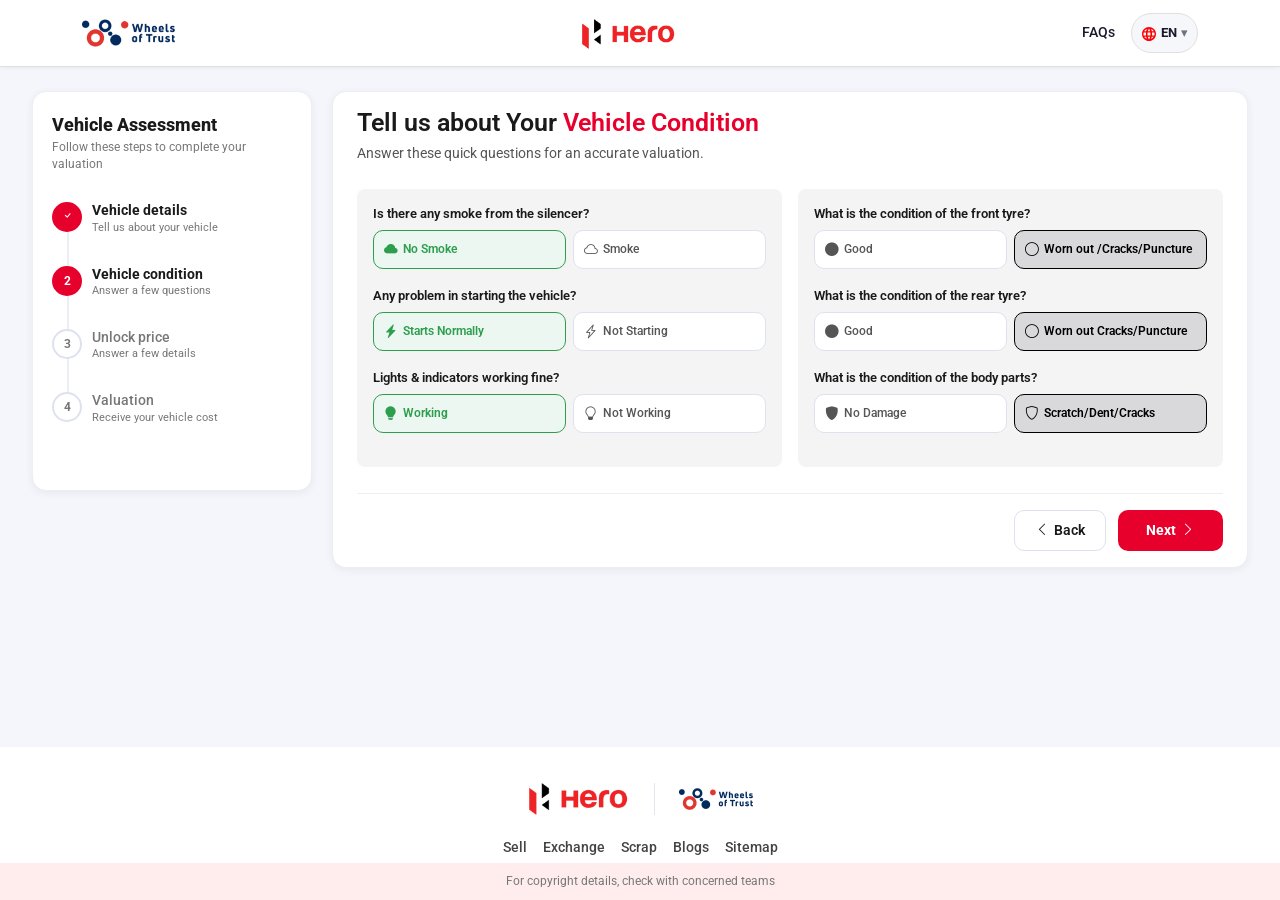
<file: vehicle_condition.html>
<!doctype html>
<html lang="en">
  <head>
    <meta charset="UTF-8" />
    <meta name="viewport" content="width=device-width, initial-scale=1.0" />
    <title>Vehicle Assessment | Hero × Wheels of Trust</title>
    <link
      rel="stylesheet"
      href="https://cdn.jsdelivr.net/npm/bootstrap@5.3.2/dist/css/bootstrap.min.css"
    />
    <link
      rel="stylesheet"
      href="https://cdn.jsdelivr.net/npm/bootstrap-icons@1.11.3/font/bootstrap-icons.min.css"
    />
    <link rel="preconnect" href="https://fonts.googleapis.com" />
    <link
      rel="stylesheet"
      href="https://fonts.googleapis.com/css2?family=Roboto:wght@300;400;500;600;700;800&display=swap"
    />
    <!-- <link rel="stylesheet" href="/style_form_flow.css" /> -->
    <!-- <link rel="stylesheet" href="/global.css" /> -->
    <link rel="stylesheet" href="/style_form_flow.css" />
  </head>
  <body>
    <!-- ======================== HEADER ======================== -->
    <!-- NAVBAR -->
    <header class="site-header">
      <nav class="navbar navbar-expand-lg" aria-label="Main navigation">
        <div class="container-xl nav-inner">
          <!-- Brand Left: Wheels of Trust -->
          <a class="navbar-brand brand-wot" href="/">
            <img
              src="/assets/home/logo.png"
              alt="Wheels of Trust logo"
              class="brand-icon"
            />
          </a>

          <!-- Center: Hero Logo -->
          <a class="navbar-brand brand-hero mx-auto" href="/">
            <img src="/assets/home/logo_main.png" alt="Hero" />
          </a>

          <!-- Right controls -->
          <div class="nav-right d-flex align-items-center gap-lg-3 gap-1">
            <a href="#" class="nav-faq d-none d-lg-inline">FAQs</a>
            <button
              id="openLanguageSwitcher"
              class="btn lang-switcher d-flex align-items-center gap-1"
            >
              <span class="flag"> <img src="/assets/home/globe.svg" alt="" /> </span>
              <span class="fw-bold">EN</span>
              <span class="arrow-down">▾</span>
            </button>
            <button
              class="navbar-toggler d-lg-none border-0 px-1"
              type="button"
              data-bs-toggle="collapse"
              data-bs-target="#mobileMenu"
              aria-controls="mobileMenu"
              aria-expanded="false"
              aria-label="Toggle navigation"
            >
              <span class="navbar-toggler-icon"></span>
            </button>
          </div>
        </div>
      </nav>
    </header>

    <!-- =================== MOBILE PROGRESS =================== -->
    <div class="mobile-progress d-lg-none m-3 shadow-sm" id="mobileProgress">
      <div class="m-steps-track">
        <div class="m-dot active" data-mdot="1">1</div>
        <div class="m-line" data-mline="1"></div>
        <div class="m-dot pending" data-mdot="2">2</div>
        <div class="m-line" data-mline="2"></div>
        <div class="m-dot pending" data-mdot="3">3</div>
        <div class="m-line" data-mline="3"></div>
        <div class="m-dot pending" data-mdot="4">4</div>
      </div>
      <div class="m-label" id="mobileLabel">
        Step <strong>1</strong> of 4 — <strong>Vehicle Details</strong>
      </div>
    </div>

    <!-- ======================== MAIN ======================== -->
    <main class="assessment-main">
      <!-- Desktop sidebar -->
      <aside class="assessment-sidebar d-none d-lg-flex flex-column">
        <div class="sidebar-card">
          <h2 class="sidebar-heading">Vehicle Assessment</h2>
          <p class="sidebar-subheading">Follow these steps to complete your valuation</p>
          <ul class="stepper-list" id="desktopStepper">
            <li class="stepper-item s-done" data-si="1">
              <div class="s-circle">
                <span class="s-num">1</span><i class="bi bi-check s-check"></i>
              </div>
              <div class="s-info">
                <div class="s-label">Vehicle details</div>
                <div class="s-desc">Tell us about your vehicle</div>
              </div>
            </li>
            <li class="stepper-item s-active" data-si="2">
              <div class="s-circle">
                <span class="s-num">2</span><i class="bi bi-check s-check"></i>
              </div>
              <div class="s-info">
                <div class="s-label">Vehicle condition</div>
                <div class="s-desc">Answer a few questions</div>
              </div>
            </li>
            <li class="stepper-item s-pending" data-si="3">
              <div class="s-circle">
                <span class="s-num">3</span><i class="bi bi-check s-check"></i>
              </div>
              <div class="s-info">
                <div class="s-label">Unlock price</div>
                <div class="s-desc">Answer a few details</div>
              </div>
            </li>
            <li class="stepper-item s-pending" data-si="4">
              <div class="s-circle">
                <span class="s-num">4</span><i class="bi bi-check s-check"></i>
              </div>
              <div class="s-info">
                <div class="s-label">Valuation</div>
                <div class="s-desc">Receive your vehicle cost</div>
              </div>
            </li>
          </ul>
        </div>
      </aside>

      <!-- Steps wrapper -->
      <div class="steps-wrapper">
        <!-- ============ STEP 2a: VEHICLE CONDITION ============ -->
        <section class="step-panel active" id="step-2" data-step="2">
          <!-- data-sub="condition" -->
          <h1 class="step-h1">
            Tell us about Your <span class="accent"> Vehicle Condition</span>
          </h1>
          <p class="step-sub">Answer these quick questions for an accurate valuation.</p>

          <div class="cond-grid">
            <!-- Left column -->
            <div>
              <div class="q-group">
                <div class="q-label">Is there any smoke from the silencer?</div>
                <div class="toggle-pair" data-tg="smoke">
                  <div class="t-opt sel-pos" data-tv="no-smoke">
                    <span class="t-icon"><i class="bi bi-cloud-fill"></i></span> No Smoke
                  </div>
                  <div class="t-opt" data-tv="smoke">
                    <span class="t-icon"><i class="bi bi-cloud"></i></span> Smoke
                  </div>
                </div>
              </div>
              <div class="q-group">
                <div class="q-label">Any problem in starting the vehicle?</div>
                <div class="toggle-pair" data-tg="starting">
                  <div class="t-opt sel-pos" data-tv="starts-ok">
                    <span class="t-icon"
                      ><i class="bi bi-lightning-charge-fill"></i
                    ></span>
                    Starts Normally
                  </div>
                  <div class="t-opt" data-tv="not-starting">
                    <span class="t-icon"><i class="bi bi-lightning-charge"></i></span> Not
                    Starting
                  </div>
                </div>
              </div>
              <div class="q-group">
                <div class="q-label">Lights &amp; indicators working fine?</div>
                <div class="toggle-pair" data-tg="lights">
                  <div class="t-opt sel-pos" data-tv="working">
                    <span class="t-icon"><i class="bi bi-lightbulb-fill"></i></span>
                    Working
                  </div>
                  <div class="t-opt" data-tv="not-working">
                    <span class="t-icon"><i class="bi bi-lightbulb"></i></span> Not
                    Working
                  </div>
                </div>
              </div>
            </div>
            <!-- Right column -->
            <div>
              <div class="q-group">
                <div class="q-label">What is the condition of the front tyre?</div>
                <div class="toggle-pair" data-tg="front-tyre">
                  <div class="t-opt" data-tv="good">
                    <span class="t-icon"><i class="bi bi-circle-fill"></i></span> Good
                  </div>
                  <div class="t-opt sel-neg" data-tv="worn-out">
                    <span class="t-icon"><i class="bi bi-circle"></i></span> Worn out
                    /Cracks/Puncture
                  </div>
                </div>
              </div>
              <div class="q-group">
                <div class="q-label">What is the condition of the rear tyre?</div>
                <div class="toggle-pair" data-tg="rear-tyre">
                  <div class="t-opt" data-tv="good">
                    <span class="t-icon"><i class="bi bi-circle-fill"></i></span> Good
                  </div>
                  <div class="t-opt sel-neg" data-tv="worn-out">
                    <span class="t-icon"><i class="bi bi-circle"></i></span> Worn out
                    Cracks/Puncture
                  </div>
                </div>
              </div>
              <div class="q-group">
                <div class="q-label">What is the condition of the body parts?</div>
                <div class="toggle-pair" data-tg="body">
                  <div class="t-opt" data-tv="no-damage">
                    <span class="t-icon"><i class="bi bi-shield-fill"></i></span> No
                    Damage
                  </div>
                  <div class="t-opt sel-neg" data-tv="damage">
                    <span class="t-icon"><i class="bi bi-shield"></i></span>
                    Scratch/Dent/Cracks
                  </div>
                </div>
              </div>
            </div>
          </div>

          <div class="step-footer d-none d-sm-flex">
            <a href="/index.html" class="btn-back">
              <!-- js navigation -->
              <!-- onclick="App.stepper.prev()" -->
              <i class="bi bi-chevron-left"></i> Back
            </a>
            <a href="/authenticate.html?step=3" class="btn-primary-action">
              <!-- js navigation -->
              <!-- onclick="App.stepper.next()" -->
              Next <i class="bi bi-chevron-right"></i>
            </a>
          </div>
        </section>
      </div>
    </main>

    <!-- FOOTER -->
    <footer class="site-footer" aria-label="Site footer">
      <div class="footer-inner">
        <div
          class="footer-logos d-flex justify-content-center align-items-center gap-lg-4 gap-2 mb-3"
        >
          <a href="#" class="footer-wot">
            <img src="/assets/home/logo_main.png" alt="" class="footer-hero-img" />
          </a>
          <span class="divider"></span>
          <a href="#" class="footer-wot d-flex align-items-center gap-1">
            <img src="/assets/home/logo.png" alt="Wheels of Trust" />
          </a>
        </div>
        <nav class="footer-nav" aria-label="Footer navigation">
          <ul
            class="footer-links d-flex justify-content-center flex-wrap gap-sm-3 gap-0 list-unstyled mb-1"
          >
            <li><a href="#">Sell</a></li>
            <li><a href="#">Exchange</a></li>
            <li><a href="#">Scrap</a></li>
            <li><a href="#">Blogs</a></li>
            <li><a href="#">Sitemap</a></li>
          </ul>
        </nav>
        <p class="footer-copy text-center">
          For copyright details, check with concerned teams
        </p>
      </div>
    </footer>

    <!-- ==================== Navigation buttons ====================== -->
    <div class="step-footer d-flex d-sm-none">
      <a href="/index.html" class="btn-back">
        <!-- js navigation -->
        <!-- onclick="App.stepper.prev()" -->
        <i class="bi bi-chevron-left"></i> Back
      </a>
      <a href="/authenticate.html?step=3" class="btn-primary-action">
        <!-- js navigation -->
        <!-- onclick="App.stepper.next()" -->
        Next <i class="bi bi-chevron-right"></i>
      </a>
    </div>
    <!-- ================== Language Modal ====================== -->
    <div id="languageModal" class="language-modal-overlay language-modal-hidden">
      <div class="language-modal">
        <button class="language-close" id="closeLanguageModal">✕</button>

        <h2>Select Language</h2>
        <p>Select your preferred language to proceed</p>

        <div class="language-grid">
          <button class="language-card" data-lang="English">
            <span class="radio"></span>
            English
          </button>

          <button class="language-card" data-lang="Hindi">
            <span class="radio"></span>
            हिन्दी
          </button>

          <button class="language-card" data-lang="Tamil">
            <span class="radio"></span>
            தமிழ்
          </button>

          <button class="language-card" data-lang="Telugu">
            <span class="radio"></span>
            తెలుగు
          </button>

          <button class="language-card" data-lang="Marathi">
            <span class="radio"></span>
            मराठी
          </button>

          <button class="language-card" data-lang="Kannada">
            <span class="radio"></span>
            ಕನ್ನಡ
          </button>

          <button class="language-card" data-lang="Bengali">
            <span class="radio"></span>
            বাংলা
          </button>

          <button class="language-card" data-lang="Gujarati">
            <span class="radio"></span>
            ગુજરાતી
          </button>
        </div>

        <!-- <button class="language-submit" id="languageProceed" disabled>
          Proceed To Next
        </button> -->
      </div>
    </div>

    <script src="https://cdn.jsdelivr.net/npm/bootstrap@5.3.2/dist/js/bootstrap.bundle.min.js"></script>
    <!-- <script src="/global.js"></script> -->
    <!-- <script src="/script_vehicle_condition.js"></script> -->
    <script src="/script_form_flow.js"></script>
  </body>
</html>
</file>
<file: css/style_homepage.css>
/* =====================================================
   HERO WHEELS OF TRUST – STYLESHEET
   ===================================================== */

/* ---------- CSS Custom Properties ---------- */
:root {
  --dark-red: #e31e24;
  --red: #fe0000;
  --red-light: #ffe2e2;
  --bg-red-light: #ffedee;
  --dark-navy: #0d1b2a;
  --text-dark: #1a1a2e;
  --text-mid: #444;
  --text-muted: #777;
  --white: #ffffff;
  --bg-pink: #fdf0f0;
  --border-gray: #e0e0e0;

  --font-main: "Segoe UI", Arial, sans-serif;

  --space-section: clamp(2rem, 3vw, 3rem);
  --radius-card: 12px;
}

/* ---------- Base ---------- */
*,
*::before,
*::after {
  box-sizing: border-box;
}

body {
  font-family: var(--font-main);
  color: var(--text-dark);
  background: var(--white);
  margin: auto;
  padding: 0;
  max-width: 1500px;
}

a {
  text-decoration: none;
}

/*  =============================================================== */

.cs-field {
  display: flex;
  flex-direction: column;
  gap: 4px;
}
.cs-field label {
  font-size: 12px;
  font-weight: 600;
  color: #555;
}
.cs-field label .req {
  color: #555;
}

.cs-wrap {
  position: relative;
}

.cs-trigger {
  width: 100%;
  display: flex;
  align-items: center;
  justify-content: space-between;
  gap: 6px;
  border: 1px solid #e0e0e0;
  border-radius: 8px;
  padding: 5px 10px;
  font-size: 13px;
  color: #888;
  background: #fff;
  cursor: pointer;
  text-align: left;
  outline: none;
  transition: border-color 0.15s;
}
.cs-trigger:hover {
  border-color: #bbb;
}
.cs-trigger:focus-visible {
  box-shadow: 0 0 0 2px rgba(204, 0, 0, 0.2);
  border-color: #cc0000;
}
.cs-trigger.has-value {
  color: #1a1a1a;
}
.cs-wrap.is-open .cs-trigger {
  border-color: #cc0000;
}

.cs-trigger-text {
  flex: 1;
  overflow: hidden;
  text-overflow: ellipsis;
  white-space: nowrap;
}

.cs-trigger-icon {
  flex-shrink: 0;
  width: 16px;
  height: 16px;
  display: flex;
  align-items: center;
  justify-content: center;
  transition: transform 0.2s;
}
.cs-wrap.is-open .cs-trigger-icon.chevron {
  transform: rotate(180deg);
}

.cs-dropdown {
  position: absolute;
  top: calc(100% + 4px);
  left: 0;
  right: 0;
  z-index: 200;
  background: #fff;
  border: 1px solid #e0e0e0;
  border-radius: 6px;
  display: none;
  max-height: 200px;
  overflow-y: auto;
  list-style: none;
  margin: 0;
  padding: 4px 0;
  box-shadow: 0 4px 16px rgba(0, 0, 0, 0.1);
  scrollbar-width: thin;
  scrollbar-color: #ddd transparent;
}
.cs-dropdown::-webkit-scrollbar {
  width: 4px;
}
.cs-dropdown::-webkit-scrollbar-thumb {
  background: #ddd;
  border-radius: 4px;
}
.cs-wrap.is-open .cs-dropdown {
  display: block;
}

.cs-option {
  display: flex;
  align-items: center;
  justify-content: space-between;
  gap: 8px;
  padding: 8px 12px;
  font-size: 13px;
  color: #1a1a1a;
  cursor: pointer;
  border: none;
  background: none;
  width: 100%;
  text-align: left;
  transition: background 0.1s;
}
.cs-option:hover {
  background: #f5f5f5;
}
.cs-option.is-selected {
  color: #cc0000;
  font-weight: 600;
  background: #fff7f7;
}
.cs-option.is-placeholder {
  color: #888;
  pointer-events: none;
  font-style: italic;
}

.cs-option-label {
  flex: 1;
}

/* Green check — hidden until .is-selected */
.cs-option-check {
  flex-shrink: 0;
  width: 16px;
  height: 16px;
  opacity: 0;
  transition: opacity 0.15s;
}
.cs-option.is-selected .cs-option-check {
  opacity: 1;
}
/*  =============================================================== */

/* ---------- Utility ---------- */
.text-red {
  color: var(--red);
}

/* ---------- NAVBAR ---------- */
header.site-header {
  position: sticky;
  top: 0;
  z-index: 1000;
  background: var(--white);
  border-bottom: 1px solid var(--border-gray);
  box-shadow: 0 1px 4px rgba(0, 0, 0, 0.06);

  .nav-inner {
    display: flex;
    align-items: center;
    max-height: 50px;
  }

  .brand-wot {
    display: flex;
    align-items: center;
    gap: 0.45rem;
    color: var(--text-dark);
    margin-right: auto;
  }

  .brand-wot .brand-icon {
    height: 50px;
  }

  .brand-wot .brand-text {
    font-size: clamp(0.6rem, 1.2vw, 0.72rem);
    font-weight: 600;
    line-height: 1.25;
    color: var(--text-dark);
  }

  .brand-hero {
    margin: 0 auto;
  }

  .brand-hero > img {
    height: 30px;
  }

  .nav-right {
    margin-left: auto;
  }

  .nav-faq {
    font-size: 0.88rem;
    color: var(--text-dark);
    font-weight: 500;
  }

  .nav-faq:hover {
    color: var(--red);
  }

  .lang-switcher {
    font-size: 0.82rem;
    color: var(--text-dark);
    background: #f5f7fa;
    cursor: pointer;
    border: 1px solid var(--border-gray);
    padding: 0.55rem;
    border-radius: 20px;
  }

  .arrow-down {
    color: #6b7280;
  }

  @media (max-width: 991.98px) {
  }

  @media (max-width: 767.98px) {
  }

  @media (max-width: 575.98px) {
    .nav-inner {
      flex-wrap: nowrap;
      max-height: 2.5rem;
    }

    .brand-wot .brand-icon {
      height: 2.25rem;
    }

    .brand-hero > img {
      height: 1.6rem;
    }
    .navbar-toggler-icon {
      height: 1.5rem;
      width: 1.5rem;
    }

    .lang-switcher {
      font-size: 0.7rem;
      padding-block: 0.3rem;
      padding-inline: 0.5rem;
    }
  }
}

/* ---------- HERO SECTION ---------- */
.hero-section {
  position: relative;
  min-height: 500px;
  overflow: hidden;
  display: flex;
  align-items: center;
  justify-content: space-between;

  .banner-image {
    position: absolute;
    top: 0;
    z-index: 0;
    inset: 0;
    background-color: black;
    overflow: hidden;
  }

  .banner-image img {
    width: 100%;
    height: 100%;
    object-fit: cover;
    object-position: center;
  }

  .instant-valuation-form {
    position: relative;
    z-index: 1;
    top: unset;
    left: unset;
    width: 450px;
    margin: auto;
    padding-inline: 1rem;
    margin-right: 3rem;
  }

  .banner-image::before {
    content: "";
    position: absolute;
    inset: 0;
    background: linear-gradient(
      90deg,
      rgba(0, 16, 35, 0.76) 12.33%,
      rgb(1, 24, 51) 43.95%,
      rgba(1, 24, 51, 0.6) 67.95%,
      rgba(1, 24, 51, 0) 100%
    );
    z-index: 10;
    pointer-events: none;
  }

  .banner-content {
    position: relative;
    z-index: 10;
    color: white;
    max-width: 550px;
    margin-left: 4rem;

    h1 {
      font-size: clamp(2.5rem, 4vw, 4rem);
    }
  }

  .hero-content-wrap {
    position: relative;
    z-index: 2;
    display: flex;
    align-items: center;
    justify-content: space-between;
    gap: 2rem;
    padding-top: clamp(2rem, 5vw, 4rem);
    padding-bottom: clamp(2rem, 5vw, 4rem);
    flex-wrap: wrap;
  }

  .hero-text {
    flex: 1 1 min(340px, 100%);
    color: var(--white);
  }

  .hero-heading {
    font-size: clamp(1.6rem, 4vw, 2.75rem);
    font-weight: 700;
    line-height: 1.2;
    margin-bottom: 0.75rem;
    color: var(--white);
  }

  .hero-sub {
    font-size: clamp(0.9rem, 1.6vw, 1.05rem);
    color: rgba(255, 255, 255, 0.85);
    margin-bottom: 0;
  }

  .hero-dots {
    margin-top: 1rem;
  }

  .dot {
    width: 10px;
    height: 10px;
    border-radius: 50%;
    background: rgba(255, 255, 255, 0.45);
    display: inline-block;
  }

  .dot--active {
    background: var(--white);
  }

  .banner-slide {
    position: absolute;
    inset: 0;
    width: 100%;
    height: 100%;
    object-fit: cover;
    opacity: 0;
    transition: opacity 600ms ease;
    z-index: 0;
  }

  .banner-slide--active {
    opacity: 1;
    z-index: 2;
  }

  .banner-slide--prev {
    opacity: 0;
    z-index: 1;
  }

  .pointer-dots {
    position: absolute;
    z-index: 10;
    bottom: 20%;
    right: 10%;
    display: flex;
    align-items: center;
    gap: 6px;
  }

  .dot_outline {
    height: 15px;
    width: 15px;
    background: transparent;
    border-radius: 50%;
    border: 1.35px solid white;
    padding: 2px;
    display: flex;
    justify-content: center;
    align-items: center;
    overflow: hidden;
  }
  .dot_fill {
    height: 8px;
    width: 8px;
    background: white;
    border-radius: 50%;
    padding: 2px;
    flex-shrink: 0;
    transform: translateX(20px);
  }

  .valuation-card {
    background: var(--white);
    border-radius: var(--radius-card);
    padding: clamp(0.8rem, 3vw, 1.75rem);
    box-shadow: 0 8px 32px rgba(0, 0, 0, 0.18);
    max-width: min(420px, 100%);
    margin: auto;
  }

  .val-title {
    font-size: clamp(1.1rem, 2vw, 1.3rem);
    font-weight: 600;
    margin-bottom: 0.2rem;
    color: var(--text-dark);
  }

  .val-sub {
    font-size: 0.65rem;
    font-weight: 500;
    color: var(--text-muted);
    margin-bottom: 1rem;
  }

  .form-label {
    font-size: 0.78rem;
    font-weight: 600;
    margin-bottom: 0.25rem;
    color: var(--text-dark);
  }

  .form-label--req::after {
    content: " *";
    color: var(--red);
  }

  .form-select,
  .form-control {
    border-radius: 6px;
    padding: 12px;
    border-color: var(--border-gray);
    font-size: 0.9rem;
    padding-block: 0.3rem;
  }

  .form-select:focus,
  .form-control:focus {
    border-color: var(--red);
    box-shadow: 0 0 0 1px rgba(204, 0, 0, 0.15);
  }

  /* Two-Wheeler type toggles */
  .type-toggle {
    display: flex;
    justify-content: start;
    border: 2px solid var(--border-gray);
    padding: 0.2rem;
    border-radius: 0.5rem;
    gap: 0.2rem;
  }

  .type-btn {
    background: transparent;
    border: none;
    border-radius: 0.5rem;
    padding: 0.3rem 0.85rem;
    font-size: 0.8rem;
    color: var(--text-dark);
    cursor: pointer;
    transition: all 0.2s;
    flex-grow: 1;
    font-weight: 500;
    border: 1.5px solid white;
  }

  .type-btn--active {
    background: var(--red-light);
    border: 1.5px solid var(--red);
    color: var(--red);
  }

  .type-btn:not(.type-btn--active):hover {
    border-color: var(--red);
    color: var(--red);
  }

  /* Action buttons */
  .btn-sell {
    background: var(--red);
    color: var(--white);
    border: none;
    border-radius: 6px;
    padding: 0.55rem 1rem;
    font-size: 0.88rem;
    font-weight: 600;
    transition: background 0.2s;
  }

  .btn-sell:hover {
    background: #a50000;
    color: var(--white);
  }

  .btn-scrap {
    background: transparent;
    border: 1.5px solid var(--text-dark);
    color: var(--text-dark);
    border-radius: 6px;
    padding: 0.55rem 1rem;
    font-size: 0.88rem;
    font-weight: 600;
    transition: all 0.2s;
  }

  .btn-scrap:hover {
    background: var(--text-dark);
    color: var(--white);
  }

  @media (max-width: 991.98px) {
    min-height: 480px;

    .banner-image {
      position: absolute;
      top: 0;
      z-index: 0;
    }
    .instant-valuation-form {
      position: relative;
      z-index: 1;
      top: unset;
      left: unset;
      padding-inline: 0.5rem;
      margin-right: 0;
    }

    .banner-content {
      max-width: 50%;
      margin-left: 3rem;
      h1 {
        font-size: clamp(2.5rem, 4vw, 4rem);
      }
    }
    .valuation-card {
      width: 350px;
    }
  }

  @media (max-width: 767.98px) {
    min-height: 650px;
    align-items: start;
    justify-content: start;
    .banner-content {
      max-width: 70%;
      margin-left: 0;
      margin-top: clamp(0rem, 2vw, 1rem);
      padding: clamp(1rem, 3vw, 2rem);
      h1 {
        font-size: clamp(20px, 5vw, 4rem);
      }
      p {
        font-size: clamp(0.9rem, 1vw, 1.5rem);
      }
    }

    .banner-image {
      max-height: 15rem;
      overflow: hidden;
    }

    .banner-image::before {
      content: "";
      position: absolute;
      inset: 0;
      background: linear-gradient(270deg, #00142a 1.74%, rgba(0, 0, 0, 0.55) 60.38%);
      z-index: 10;
      pointer-events: none;
    }

    .banner-image img {
      width: 100%;
      height: 100%;
      object-fit: cover;
      object-position: center;
    }

    .val-sub {
      margin-bottom: 0.5rem;
    }

    .valuation-card {
      width: 100%;
    }
    .instant-valuation-form {
      position: absolute;
      top: 34%;
      left: 50%;
      right: unset;
      width: 100%;
      transform: translateX(-50%);
      padding-inline: 1rem;
    }
  }

  @media (max-width: 575.98px) {
    min-height: 550px;

    .banner-content {
      max-width: 100%;
    }

    .banner-image {
      max-height: 10rem;
    }
    .instant-valuation-form {
      top: 25%;
    }
  }
}

/* ---------- COLLAGE ---------- */
.collage {
  overflow: hidden;
  margin: auto;
  max-width: min(300px, 100%);
  img {
    width: 100%;
    height: 100%;
    object-fit: cover;
  }
}

.collage-grid {
  position: relative;
  display: grid;
  grid-template-columns: 1fr 1fr;
  grid-template-rows: auto auto;
  gap: 0.5rem;
  max-width: 360px;
}

.collage-logo {
  grid-column: 1;
  grid-row: 1;
  background: var(--red-light);
  border-radius: 8px;
  display: flex;
  align-items: center;
  justify-content: center;
  padding: 0.5rem;
  aspect-ratio: 4/3;
  overflow: hidden;
}

.collage-logo img {
  width: 80px;
}

.collage-img--top {
  grid-column: 2;
  grid-row: 1;
  border-radius: 8px;
  overflow: hidden;
}

.collage-img--bottom {
  grid-column: 1;
  grid-row: 2;
  border-radius: 8px;
  overflow: hidden;
}

.collage-img img {
  width: 100%;
  height: 100%;
  object-fit: cover;
}

/* ---------- EXCHANGE SECTION ---------- */
.exchange-section {
  background: var(--bg-red-light);
  padding: var(--space-section) 0;

  @media (max-width: 767.98px) {
    padding: 2rem 0;
  }

  @media (max-width: 575.98px) {
    padding: var(--space-section) 0;
  }
}

/* ---------- Section text ---------- */
.exchange-content,
.scrap-content {
  padding-left: clamp(0rem, 3vw, 2rem);
}

.section-heading {
  font-size: clamp(1.3rem, 3vw, 2rem);
  font-weight: 700;
  color: #1a2e5a;
  line-height: 1.25;
  margin-bottom: 1rem;
}

.section-body {
  font-size: clamp(0.85rem, 1.4vw, 0.97rem);
  color: var(--text-mid);
  line-height: 1.65;
  margin-bottom: 1.5rem;
}

.btn-primary-red {
  display: inline-block;
  background: var(--red);
  color: var(--white);
  padding: 0.6rem 1.5rem;
  border-radius: 6px;
  font-size: 0.9rem;
  font-weight: 600;
  transition: background 0.2s;
}

.btn-primary-red:hover {
  background: #a50000;
  color: var(--white);
}

/* ---------- HOW WE CALCULATE ---------- */
.calculate-section {
  background: var(--white);
  padding: var(--space-section) 0;
}

.section-header {
  margin-bottom: clamp(1.5rem, 3vw, 2.5rem);
}

.calc-heading {
  font-size: clamp(1.3rem, 3vw, 1.9rem);
  font-weight: 700;
  color: var(--text-dark);
  margin-bottom: 0.5rem;
}

.calc-sub {
  font-size: clamp(0.82rem, 1.3vw, 0.95rem);
  color: var(--text-muted);
}

/* Factors Card */
.factors-card {
  border: 1px solid var(--border-gray);
  border-radius: var(--radius-card);
  overflow: hidden;
}

.factor-item {
  padding: clamp(1.25rem, 3vw, 2rem);
  position: relative;
}

.factor-item--white {
  background: var(--white);
}

.factor-item--red {
  background: var(--red);
  color: var(--white);
}

.factor-num {
  display: flex;
  align-items: center;
  justify-content: center;
  width: 30px;
  height: 30px;
  border-radius: 50%;
  font-size: 0.85rem;
  font-weight: 700;
  margin-bottom: 1rem;
}

.factor-item--white .factor-num {
  background: var(--red);
  color: var(--white);
}

.factor-item--red .factor-num {
  background: var(--white);
  color: var(--red);
}

.factor-title {
  font-size: clamp(0.9rem, 1.5vw, 1.05rem);
  font-weight: 700;
  margin-bottom: 0.6rem;
}

.factor-item--red .factor-title,
.factor-item--red .factor-body {
  color: var(--white);
}

.factor-body {
  font-size: clamp(0.78rem, 1.2vw, 0.88rem);
  line-height: 1.6;
  color: var(--text-mid);
  margin: 0;
}

/* Dividers between factors on desktop */
@media (min-width: 768px) {
  .factor-item:not(:last-child) {
    border-right: 1px solid var(--border-gray);
  }
  .factor-item--red:not(:last-child) {
    border-right-color: rgba(255, 255, 255, 0.3);
  }
}

/* ==========================================
   HOW WE CALCULATE - MOBILE SLIDER
========================================== */

@media (max-width: 767.98px) {
  .calculate-section {
    padding: 2rem 0;
    overflow: hidden;
  }

  .section-header {
    margin-bottom: 24px;
  }

  .calc-heading {
    font-size: 1.75rem;
    line-height: 1.2;
  }

  .calc-sub {
    font-size: 0.95rem;
    padding-inline: 10px;
  }

  .factors-card {
    border: none;
    background: transparent;
    overflow: visible;
    border-radius: 0;
  }

  .factors-card .row {
    display: flex;
    flex-wrap: nowrap;
    overflow-x: auto;
    overflow-y: hidden;

    gap: 16px;

    scroll-snap-type: x mandatory;
    -webkit-overflow-scrolling: touch;

    padding-inline: 16px;
    padding-bottom: 10px;

    scrollbar-width: none;
    -ms-overflow-style: none;
  }

  .factors-card .row::-webkit-scrollbar {
    display: none;
  }

  .factor-item {
    flex: 0 0 85%;
    max-width: 85%;

    border: 1px solid #e5e7eb !important;
    border-radius: 24px;

    padding: 15px;

    scroll-snap-align: start;
  }

  .factor-item--white {
    background: #ffffff;
  }

  .factor-item--red {
    background: var(--red);
    color: #ffffff;
  }

  .factor-item--red .factor-title,
  .factor-item--red .factor-body {
    color: #ffffff;
  }

  .factor-num {
    width: 45px;
    height: 45px;
    font-size: 22px;
    font-weight: 700;
  }

  .factor-title {
    font-size: 1.5rem;
    line-height: 1.3;
  }

  .factor-body {
    font-size: 1rem;
  }

  .factor-item:not(:last-child) {
    border-right: none;
  }
}
/* ==========================================
   SMALL MOBILE
========================================== */

@media (max-width: 575.98px) {
  .calculate-section {
    padding: var(--space-section) 0;
  }

  .factor-item {
    flex: 0 0 90%;
    max-width: 90%;
    padding: 0.9rem;
    border-radius: 20px;
  }

  .factor-num {
    width: 35px;
    height: 35px;
    font-size: 18px;
    margin-bottom: 4px;
  }

  .factor-title {
    font-size: 1rem;
    margin-bottom: 4px;
  }

  .factor-body {
    font-size: 0.8rem;
  }
}

/* ---------- SCRAP SECTION ---------- */
.scrap-section {
  background: var(--bg-red-light);
  padding: var(--space-section) 0;
}

.scrap-heading {
  font-size: clamp(1.3rem, 3vw, 1.9rem);
  font-weight: 700;
  color: #1a2e5a;
  line-height: 1.3;
  margin-bottom: 1rem;
}
@media (max-width: 767.98px) {
  .scrap-section {
    padding: 2rem 0;
  }
}
@media (max-width: 575.98px) {
  .scrap-section {
    padding: var(--space-section) 0;
  }
}

/* ---------- MODELS SECTION ---------- */
.models-section {
  padding-top: var(--space-section);
  background: var(--clr-white);
  text-align: center;

  .models-section-header {
    padding-inline: clamp(16px, 4vw, 48px);
    margin-bottom: 32px;
  }

  .eyebrow-tag {
    display: inline-block;
    color: var(--red);
    background-color: var(--bg-red-light);
    font-size: 0.7rem;
    font-weight: 600;
    letter-spacing: 0.08em;
    padding: 0.25rem 0.75rem;
    border-radius: 20px;
    margin-bottom: 0.75rem;
  }

  /* Scroll track — full bleed so the peek card is visible */
  .models-scroll-track {
    display: flex;
    gap: clamp(14px, 2vw, 24px);
    padding-inline: clamp(16px, 4vw, 48px);
    /* desktop: centre the three cards */
    justify-content: center;
    flex-wrap: wrap;
  }

  .model-card {
    flex: 0 0 clamp(240px, 72vw, 300px);
    border: 1px solid var(--border-gray);
    border-radius: var(--radius-card);
    overflow: hidden;
    text-align: left;
    background: var(--clr-white);
    transition: box-shadow 0.2s;
    scroll-snap-align: start;
  }

  /* On desktop let them grow evenly up to 340 px */
  @media (min-width: 768px) {
    .model-card {
      flex: 0 0 clamp(260px, 28vw, 340px);
    }
  }

  .model-card:hover {
    box-shadow: 0 6px 24px rgba(0, 0, 0, 0.1);
  }

  .model-img-wrap {
    width: 100%;
    aspect-ratio: 4/3;
    background: #ede8e0;
    display: flex;
    align-items: center;
    justify-content: center;
    overflow: hidden;

    img {
      height: 100%;
      width: 100%;
      object-fit: cover;
      object-position: center;
    }
  }

  .model-card-body {
    padding: clamp(12px, 2vw, 20px);
  }

  .model-name {
    font-size: clamp(1rem, 1.4vw, 1.2rem);
    font-weight: 700;
    margin-bottom: 4px;
  }

  .model-price {
    font-size: clamp(0.9rem, 1.3vw, 1rem);
    color: var(--red);
    font-weight: 700;
    margin-bottom: 12px;
  }

  .model-features {
    list-style: none;
    padding: 0;
    margin: 0 0 16px;
  }

  .model-features li {
    font-size: 0.79rem;
    color: var(--text-muted);
    display: flex;
    align-items: center;
    gap: 6px;
    margin-bottom: 5px;
  }

  .highlight {
    color: var(--red);
  }

  .model-features li::before {
    content: "\2713";
    color: green;
    font-weight: 700;
    flex-shrink: 0;
  }

  .btn-exchange-now {
    display: flex;
    align-items: center;
    justify-content: center;
    gap: 4px;
    width: 100%;
    background: var(--red);
    color: var(--white);
    border: none;
    border-radius: 0.5rem;
    padding: 10px;
    font-size: 0.88rem;
    font-weight: 600;
    cursor: pointer;
    text-decoration: none;
    transition: background 0.2s;
    border: 1.5px solid var(--red);
  }

  .btn-exchange-now:hover {
    background: var(--bg-red-light);
    color: var(--red);
    border: 1.5px solid var(--dark-red);
  }

  /* On mobile we switch to a horizontal scroll strip */
  @media (max-width: 767px) {
    .models-scroll-track {
      flex-wrap: nowrap;
      overflow-x: auto;
      overflow-y: hidden;
      justify-content: flex-start;
      -webkit-overflow-scrolling: touch;
      scroll-snap-type: x mandatory;
      scrollbar-width: none; /* Firefox */
      -ms-overflow-style: none; /* IE/Edge */
      padding-right: clamp(16px, 4vw, 48px);
      margin-inline: 0.5rem;
      padding-block: 0.5rem;
    }

    .models-scroll-track::-webkit-scrollbar {
      display: none;
    }

    .model-features li::before {
      display: none;
    }

    .model-features {
      display: flex;
      gap: 0.25rem;
    }
    .model-features li {
      background-color: #eaf1fb;
      color: #003d82;
      padding-inline: 0.5rem;
      padding-block: 0.25rem;
      border-radius: 50px;
      font-size: x-small;
      font-weight: 500;
    }
    .model-features li:last-child {
      display: none;
    }
  }
}
/* ---------- FOOTER ---------- */
.site-footer {
  background: var(--white);
  padding-top: 2rem;
  padding-inline: 0;

  .footer-wot img {
    height: 2.5rem;
  }

  .footer-links a {
    font-size: 0.85rem;
    font-weight: 500;
    color: var(--text-mid);
    transition: color 0.2s;
  }

  .footer-links a:hover {
    color: var(--red);
  }

  .footer-copy {
    font-size: 0.75rem;
    color: var(--text-muted);
    background: var(--bg-red-light);
    margin: 0;
    padding-block: 0.6rem;
  }

  .footer-inner {
    padding-inline: 0;
  }

  .divider {
    height: 2rem;
    width: 1px;
    background-color: #e3e6ea;
  }

  .footer-hero-img {
    height: 2rem !important;
  }

  /* ---------- RESPONSIVE ---------- */
  @media (max-width: 991.98px) {
    .hero-content-wrap {
      flex-direction: column;
      align-items: flex-start;
    }

    .valuation-card {
      width: 100%;
      max-width: 480px;
    }

    .exchange-content,
    .scrap-content {
      padding-left: 0;
    }
  }

  @media (max-width: 767.98px) {
    .collage-grid {
      max-width: 280px;
      margin: 0 auto;
    }

    .factor-item {
      border-bottom: 1px solid var(--border-gray);
    }

    .factor-item--red {
      border-bottom-color: rgba(255, 255, 255, 0.3);
    }

    .factor-item:last-child {
      border-bottom: none;
    }
  }

  @media (max-width: 575.98px) {
    .type-toggle {
      gap: 0.4rem;
    }
    .type-btn {
      padding: 0.25rem 0.65rem;
      font-size: 0.75rem;
    }

    .val-actions {
      flex-direction: column;
    }
    .val-actions .btn-sell,
    .val-actions .btn-scrap {
      width: 100%;
    }

    .footer-wot img {
      height: 2.5rem;
    }

    .footer-links > li {
      border-right: solid 1px #e3e6ea;
      padding-inline: 0.5rem;
    }

    .footer-links a {
      font-size: 0.7rem;
    }

    .footer-links > li:last-child {
      border-right: none;
    }

    .footer-copy {
      font-weight: 500;
      padding-block: 0.5rem;
    }
  }

  /* ---------- Accessibility: reduced motion ---------- */
  @media (prefers-reduced-motion: reduce) {
    .model-img {
      transition: none;
    }
    .model-card {
      transition: none;
    }
  }
}

/* Overlay */
.language-modal-overlay {
  position: fixed;
  inset: 0;
  background: rgba(0, 0, 0, 0.55);
  display: flex;
  justify-content: center;
  align-items: center;
  z-index: 99999;
  padding: 16px;
}

/* Modal */
.language-modal {
  width: 100%;
  max-width: 420px;
  background: #fff;
  border-radius: 18px;
  padding: 20px;
  position: relative;
  box-shadow: 0 10px 30px rgba(0, 0, 0, 0.15);
}

/* Title */
.language-modal h2 {
  margin: 0;
  font-size: 18px;
  font-weight: 700;
  color: #222;
}

.language-modal p {
  margin: 6px 0 0;
  font-size: 13px;
  color: #666;
}

/* Close Button */
.language-close {
  position: absolute;
  top: 14px;
  right: 14px;
  width: 28px;
  height: 28px;
  border: 1px solid #999;
  border-radius: 50%;
  background: #fff;
  color: #666;
  font-size: 14px;
  cursor: pointer;
  display: flex;
  align-items: center;
  justify-content: center;
}

.language-close:hover {
  border-color: #fe0000;
  color: #fe0000;
}

/* Grid */
.language-grid {
  display: grid;
  grid-template-columns: repeat(2, 1fr);
  gap: 10px;
  margin-top: 20px;
  margin-bottom: 20px;
}

/* Language Option */
.language-card {
  height: 42px;
  border: 1px solid #d9dde3;
  border-radius: 8px;
  background: #fff;
  display: flex;
  align-items: center;
  gap: 8px;
  padding-inline: 10px;
  font-size: 13px;
  font-weight: 500;
  color: #555;
  cursor: pointer;
  transition: all 0.2s ease;
}

.language-card:hover {
  border-color: #fe0000;
}

/* Radio */
.radio {
  width: 16px;
  height: 16px;
  border: 1.5px solid #999;
  border-radius: 50%;
  position: relative;
  flex-shrink: 0;
}

/* IMPORTANT - JS adds .active */
.language-card.active {
  border-color: #fe0000;
  background: #fff5f5;
  color: #fe0000;
}

.language-card.active .radio {
  border-color: #fe0000;
}

.language-card.active .radio::after {
  content: "";
  width: 8px;
  height: 8px;
  background: #fe0000;
  border-radius: 50%;
  position: absolute;
  top: 50%;
  left: 50%;
  transform: translate(-50%, -50%);
}

/* Proceed Button */
.language-submit {
  width: 100%;
  height: 44px;
  border: none;
  border-radius: 10px;
  background: #fe0000;
  color: #fff;
  font-size: 14px;
  font-weight: 600;
  cursor: pointer;
  transition: 0.2s;
}

.language-submit:hover {
  background: #d90000;
}

/* IMPORTANT - JS enables/disables button */
.language-submit:disabled {
  opacity: 0.45;
  cursor: not-allowed;
}

/* IMPORTANT - JS uses this class to hide modal */
.language-modal-hidden {
  display: none !important;
}

/* Mobile */
@media (max-width: 480px) {
  .language-modal {
    max-width: 100%;
    padding: 0.8rem;
  }

  .language-card {
    height: 40px;
    font-size: 12px;
  }
  .language-grid {
    gap: 4px;
  }
  .language-submit {
    height: 42px;
    font-size: 13px;
  }
}
</file>
<file: css/style_form_flow.css>
/* ===== 1. RESET & BASE ===== */
*,
*::before,
*::after {
  box-sizing: border-box;
  margin: 0;
  padding: 0;
}
html {
  scroll-behavior: smooth;
}
body {
  font-family:
    "Roboto",
    -apple-system,
    BlinkMacSystemFont,
    "Segoe UI",
    sans-serif;
  background-color: var(--bg-page);
  color: var(--text-primary);
  min-height: 100vh;
  display: flex;
  flex-direction: column;
}
a {
  text-decoration: none;
}
button {
  font-family: inherit;
}
ul,
ol {
  list-style: none;
}

/* ===== 2. CSS CUSTOM PROPERTIES ===== */
:root {
  --primary: #e8002d;
  --primary-dark: #c5001f;
  --primary-light: #fff0f3;
  --success: #2d9e4e;
  --success-bg: #edf7f1;
  --dark-navy: #003d82;
  --text-primary: #1a1a1a;
  --text-secondary: #555555;
  --bg-page: #f4f6fb;
  --bg-white: #ffffff;
  --bg-light: #f8f9fc;
  --border: #dde2ed;
  --border-light: #eceef4;
  --shadow-sm: 0 2px 8px rgba(0, 0, 0, 0.06);
  --shadow-md: 0 4px 20px rgba(0, 0, 0, 0.1);
  --shadow-lg: 0 12px 48px rgba(0, 0, 0, 0.16);
  --radius-sm: 6px;
  --radius-md: 10px;
  --radius-lg: 14px;
  --radius-xl: 22px;
  --sidebar-w: 280px;
  --header-h: 64px;
  --ease: 0.22s ease;
  --dark-red: #e31e24;
  --red: #fe0000;
  --red-light: #ffe2e2;
  --bg-red-light: #ffedee;
  --text-dark: #1a1a2e;
  --text-mid: #444;
  --text-muted: #777;
  --white: #ffffff;
  --bg-pink: #fdf0f0;
  --border-gray: #e0e0e0;

  --font-main: "Segoe UI", Arial, sans-serif;

  --space-section: clamp(3rem, 6vw, 5rem);
  --radius-card: 12px;
}

/* Helper */
.text-red {
  color: var(--red);
}

/* ===== 3. HEADER ===== */
/* ---------- NAVBAR ---------- */
header.site-header {
  position: sticky;
  top: 0;
  z-index: 1000;
  background: var(--white);
  border-bottom: 1px solid var(--border-gray);
  box-shadow: 0 1px 4px rgba(0, 0, 0, 0.06);

  .nav-inner {
    display: flex;
    align-items: center;
    max-height: 50px;
  }

  .brand-wot {
    display: flex;
    align-items: center;
    gap: 0.45rem;
    color: var(--text-dark);
    margin-right: auto;
  }

  .brand-wot .brand-icon {
    height: 50px;
  }

  .brand-wot .brand-text {
    font-size: clamp(0.6rem, 1.2vw, 0.72rem);
    font-weight: 600;
    line-height: 1.25;
    color: var(--text-dark);
  }

  .brand-hero {
    margin: 0 auto;
  }

  .brand-hero > img {
    height: 30px;
  }

  .nav-right {
    margin-left: auto;
  }

  .nav-faq {
    font-size: 0.88rem;
    color: var(--text-dark);
    font-weight: 500;
  }

  .nav-faq:hover {
    color: var(--red);
  }

  .lang-switcher {
    font-size: 0.82rem;
    color: var(--text-dark);
    background: #f5f7fa;
    cursor: pointer;
    border: 1px solid var(--border-gray);
    padding: 0.55rem;
    border-radius: 20px;
  }

  .arrow-down {
    color: #6b7280;
  }

  @media (max-width: 991.98px) {
  }

  @media (max-width: 767.98px) {
  }

  @media (max-width: 575.98px) {
    .nav-inner {
      flex-wrap: nowrap;
      max-height: 2.5rem;
    }

    .brand-wot .brand-icon {
      height: 2.25rem;
    }

    .brand-hero > img {
      height: 1.6rem;
    }
    .navbar-toggler-icon {
      height: 1.5rem;
      width: 1.5rem;
    }

    .lang-switcher {
      font-size: 0.7rem;
      padding-block: 0.3rem;
      padding-inline: 0.5rem;
    }
  }
}

/* ===== 4. MOBILE PROGRESS BAR ===== */
.mobile-progress {
  background: var(--bg-white);
  border-bottom: 1px solid var(--border-light);
  padding: 0.9rem clamp(1rem, 4vw, 1.5rem) 0.75rem;
  position: relative;
  /* top: var(--header-h); */
  z-index: 800;
  border-radius: var(--radius-lg);
  border: 1.5px solid var(--border-light);
}
.m-steps-track {
  display: flex;
  align-items: center;
  margin-bottom: 7px;
}
.m-dot {
  width: 28px;
  height: 28px;
  min-width: 28px;
  border-radius: 50%;
  display: flex;
  align-items: center;
  justify-content: center;
  font-size: 0.68rem;
  font-weight: 700;
  transition: all var(--ease);
  position: relative;
  z-index: 1;
}
.m-dot.pending {
  background: var(--bg-light);
  border: 2px solid var(--border);
  color: var(--text-muted);
}
.m-dot.active {
  background: var(--primary);
  border: 2px solid var(--primary);
  color: #fff;
}
.m-dot.completed {
  background: var(--primary);
  border: 2px solid var(--primary);
  color: #fff;
}
.m-line {
  flex: 1;
  height: 2px;
  background: var(--border);
  transition: background var(--ease);
}
.m-line.done {
  background: var(--primary);
}
.m-label {
  font-size: clamp(0.7rem, 3vw, 0.8rem);
  color: var(--text-secondary);
}
.m-label strong {
  color: var(--text-primary);
  font-weight: 700;
}

/* ===== 5. MAIN LAYOUT ===== */
.assessment-main {
  flex: 1;
  display: flex;
  align-items: flex-start;
  gap: clamp(0.75rem, 2vw, 1.25rem);
  max-width: 1380px;
  width: 100%;
  margin: 0 auto;
  padding: clamp(1rem, 2vw, 1.5rem) clamp(1rem, 3vw, 2rem);
}

/* ===== 6. SIDEBAR STEPPER (Desktop) ===== */
.assessment-sidebar {
  width: var(--sidebar-w);
  min-width: var(--sidebar-w);
  flex-shrink: 0;
}
.sidebar-card {
  background: var(--bg-white);
  border: 1px solid var(--border-light);
  border-radius: var(--radius-lg);
  padding: 1.4rem 1.2rem;
  box-shadow: var(--shadow-sm);
  position: sticky;
  top: calc(var(--header-h) + 1rem);
  min-height: 25rem;
}
.sidebar-heading {
  font-size: clamp(0.92rem, 1.4vw, 1.5rem);
  font-weight: 800;
  color: var(--text-primary);
  margin-bottom: 3px;
}
.sidebar-subheading {
  font-size: clamp(0.7rem, 0.95vw, 1rem);
  color: var(--text-muted);
  margin-bottom: 1.4rem;
  line-height: 1.4;
}
.stepper-list {
  position: relative;
  padding-left: 0;
  display: flex;
  position: relative;
  padding-left: 0;
  flex-direction: column;
  gap: 1rem;
}
.stepper-list::before {
  content: "";
  position: absolute;
  left: 15px;
  top: 28px;
  bottom: 28px;
  width: 2px;
  background: var(--border-light);
}
.stepper-item {
  display: flex;
  align-items: flex-start;
  gap: 10px;
  padding: 7px 0;
  position: relative;
}
.s-circle {
  width: 30px;
  height: 30px;
  min-width: 30px;
  border-radius: 50%;
  display: flex;
  align-items: center;
  justify-content: center;
  font-size: 0.75rem;
  font-weight: 700;
  position: relative;
  z-index: 1;
  transition: all var(--ease);
}
.stepper-item.s-pending .s-circle {
  background: var(--bg-white);
  border: 2px solid var(--border);
  color: var(--text-muted);
}
.stepper-item.s-active .s-circle {
  background: var(--primary);
  border: 2px solid var(--primary);
  color: #fff;
}
.stepper-item.s-done .s-circle {
  background: var(--primary);
  border: 2px solid var(--primary);
  color: #fff;
}
.s-num {
  display: block;
}
.stepper-item.s-done .s-num {
  display: none;
}
.s-check {
  display: none;
  font-size: 0.7rem;
}
.stepper-item.s-done .s-check {
  display: block;
}
.s-info {
  flex: 1;
  min-width: 0;
}
.s-label {
  font-size: clamp(0.85rem, 1vw, 1.5rem);
  font-weight: 700;
  color: var(--text-primary);
  line-height: 1.3;
  margin-bottom: 1px;
}
.stepper-item.s-pending .s-label {
  color: var(--text-muted);
  font-weight: 500;
}
.s-desc {
  font-size: clamp(0.7rem, 0.8vw, 0.8rem);
  color: var(--text-muted);
  line-height: 1.3;
}

/* Sidebar product cards — Step 4 */
.sidebar-products {
  margin-top: 1rem;
}
.prod-card {
  background: var(--dark-navy);
  border-radius: var(--radius-md);
  padding: 0.65rem 0.8rem;
  margin-bottom: 0.65rem;
  display: flex;
  align-items: center;
  gap: 0.7rem;
  cursor: pointer;
}
.prod-thumb {
  width: 72px;
  height: 50px;
  object-fit: contain;
  border-radius: 5px;
  background: rgba(255, 255, 255, 0.08);
  flex-shrink: 0;
}
.prod-name {
  font-size: 0.68rem;
  font-weight: 700;
  color: #fff;
  margin-bottom: 3px;
  letter-spacing: 0.5px;
}
.prod-explore {
  font-size: 0.62rem;
  color: rgba(255, 255, 255, 0.5);
}

/* ===== 7. STEPS WRAPPER & SHARED PANEL ===== */
.steps-wrapper {
  flex: 1;
  min-width: 0;
  width: 100%;
}
.step-panel {
  display: none;
  background: var(--bg-white);
  border: 1px solid var(--border-light);
  border-radius: var(--radius-lg);
  padding: clamp(1rem, 2.5vw, 1rem) clamp(1rem, 2.5vw, 1.5rem);
  box-shadow: var(--shadow-sm);
  animation: panelIn 0.28s ease both;
}
.step-panel.active {
  display: block;
}
@keyframes panelIn {
  from {
    opacity: 0;
    transform: translateY(10px);
  }
  to {
    opacity: 1;
    transform: translateY(0);
  }
}
.step-h1 {
  font-size: clamp(1.2rem, 2.4vw, 1.55rem);
  font-weight: 600;
  color: var(--text-primary);
  margin-bottom: 5px;
  line-height: 1.2;
}
.step-h1 .accent {
  color: var(--primary);
}
.step-sub {
  font-size: clamp(0.76rem, 1.1vw, 0.86rem);
  color: var(--text-secondary);
  margin-bottom: clamp(1.1rem, 2vw, 1.65rem);
}
.step-footer {
  display: flex;
  justify-content: end;
  align-items: center;
  margin-top: clamp(1.1rem, 2vw, 1.65rem);
  padding-top: 1rem;
  border-top: 1px solid var(--border-light);
  gap: 0.75rem;
  position: relative;
}
.btn-back {
  display: inline-flex;
  align-items: center;
  gap: 5px;
  background: transparent;
  border: 1.5px solid var(--border);
  border-radius: var(--radius-md);
  padding: 9px 20px;
  font-size: clamp(0.78rem, 1.1vw, 0.875rem);
  font-weight: 600;
  color: var(--text-primary);
  cursor: pointer;
  transition: all var(--ease);
}
.btn-back:hover {
  border-color: var(--primary);
  color: var(--primary);
}
.btn-primary-action {
  display: inline-flex;
  align-items: center;
  gap: 5px;
  background: var(--primary);
  border: none;
  border-radius: var(--radius-md);
  padding: 10px 28px;
  font-size: clamp(0.78rem, 1.1vw, 0.875rem);
  font-weight: 700;
  color: #fff;
  cursor: pointer;
  transition: background var(--ease);
}
.btn-primary-action:hover {
  background: var(--primary-dark);
}

/* ===== 8. STEP 1 — VEHICLE DETAILS ===== */
.vd-grid {
  display: grid;
  grid-template-columns: 1fr 1fr;
  gap: 1.1rem 1.5rem;
}
.fg {
  display: flex;
  flex-direction: column;
  gap: 5px;
}
.fg label {
  font-size: clamp(0.76rem, 1vw, 0.84rem);
  font-weight: 600;
  color: var(--text-primary);
}
.fg label .req {
  color: var(--primary);
}
.fc {
  border: 1.5px solid var(--border);
  border-radius: var(--radius-md);
  padding: 9px 13px;
  font-size: clamp(0.78rem, 1vw, 0.875rem);
  color: var(--text-primary);
  background: var(--bg-white);
  width: 100%;
  outline: none;
  font-family: inherit;
  transition:
    border-color var(--ease),
    box-shadow var(--ease);
}
.fc:focus {
  border-color: var(--primary);
  box-shadow: 0 0 0 3px var(--primary-light);
}
select.fc {
  appearance: none;
  cursor: pointer;
  background-image: url("data:image/svg+xml,%3Csvg xmlns='http://www.w3.org/2000/svg' width='11' height='7'%3E%3Cpath d='M1 1l4.5 4.5L10 1' stroke='%23777' stroke-width='1.5' fill='none' stroke-linecap='round' stroke-linejoin='round'/%3E%3C/svg%3E");
  background-repeat: no-repeat;
  background-position: right 12px center;
  padding-right: 34px;
}

/* ===== 9. STEP 2a — VEHICLE CONDITION ===== */
.cond-grid {
  display: grid;
  grid-template-columns: 1fr 1fr;
  gap: 0 1rem;

  > div {
    background: #f4f4f4;
    padding: 1rem;
    border-radius: 0.5rem;
  }
}
.q-group {
  margin-bottom: 1.15rem;
}
.q-label {
  font-size: clamp(0.76rem, 1vw, 0.84rem);
  font-weight: 600;
  color: var(--text-primary);
  margin-bottom: 8px;
  line-height: 1.35;
}

/* ===== 10. STEP 2b — VEHICLE DOCUMENTS ===== */
.docs-grid {
  display: grid;
  grid-template-columns: 1fr 1fr;
  gap: 1.1rem 2rem;
}

/* ===== 11. TOGGLE OPTIONS (condition pairs) ===== */
.toggle-pair {
  display: flex;
  gap: 7px;
}
.t-opt {
  flex: 1;
  display: flex;
  align-items: center;
  gap: 5px;
  padding: 8px 10px;
  border: 1.5px solid var(--border);
  border-radius: var(--radius-md);
  font-size: clamp(0.72rem, 0.95vw, 0.8rem);
  font-weight: 500;
  color: var(--text-secondary);
  background: var(--bg-white);
  cursor: pointer;
  user-select: none;
  transition: all var(--ease);
  white-space: nowrap;
}
.t-opt .t-icon {
  font-size: 0.85rem;
}
.t-opt:hover {
  border-color: var(--success);
  color: var(--success);
}
.t-opt.sel-pos {
  background: var(--success-bg);
  border-color: var(--success);
  color: var(--success);
  font-weight: 600;
}
.t-opt.sel-neg {
  background: #2b2d4223;
  border: 1.5px solid black;
  color: black;
  font-weight: 600;
}

/* ===== 12. YES/NO RADIO OPTIONS (docs) ===== */
.yn-pair {
  display: flex;
  gap: 7px;
}
.yn-opt {
  flex: 1;
  display: flex;
  align-items: center;
  gap: 8px;
  padding: 9px 13px;
  border: 1.5px solid var(--border);
  border-radius: var(--radius-md);
  font-size: clamp(0.76rem, 1vw, 0.84rem);
  font-weight: 500;
  color: var(--text-secondary);
  background: var(--bg-white);
  cursor: pointer;
  user-select: none;
  transition: all var(--ease);
}
.yn-radio {
  width: 16px;
  height: 16px;
  min-width: 16px;
  border-radius: 50%;
  border: 2px solid var(--border);
  display: flex;
  align-items: center;
  justify-content: center;
  transition: all var(--ease);
}
.yn-radio::after {
  content: "";
  width: 7px;
  height: 7px;
  border-radius: 50%;
  background: transparent;
  transition: background var(--ease);
}
.yn-opt:hover {
  border-color: var(--dark-navy);
}
.yn-opt.sel {
  border-color: var(--dark-navy);
  background: var(--dark-navy);
  color: #fff;
}
.yn-opt.sel .yn-radio {
  border-color: #fff;
}
.yn-opt.sel .yn-radio::after {
  background: #fff;
}

/* ===== 13. STEP 3 — AUTHENTICATE ===== */
.auth-wrap {
  width: 100%;
}
.otp-row {
  display: flex;
  align-items: flex-end;
  gap: 1rem;
  margin-bottom: 1rem;
}
.otp-row .fg {
  flex: 1;
}
.otp-channel {
  flex-shrink: 0;
  display: flex;
  flex-direction: column;
  gap: 5px;
}
.otp-ch-label {
  font-size: clamp(0.72rem, 0.95vw, 0.8rem);
  font-weight: 600;
  color: var(--text-primary);
  white-space: nowrap;
}
.otp-btns {
  display: flex;
  gap: 7px;
}
.otp-ch-btn {
  display: flex;
  align-items: center;
  gap: 6px;
  padding: 9px 1.5rem;
  border: 1.5px solid var(--border);
  border-radius: var(--radius-md);
  font-size: clamp(0.72rem, 0.95vw, 0.8rem);
  font-weight: 600;
  cursor: pointer;
  transition: all var(--ease);
  background: var(--bg-white);
  color: var(--text-secondary);
  white-space: nowrap;
  font-family: inherit;
}
.otp-ch-btn.active {
  background: var(--dark-navy);
  border-color: var(--dark-navy);
  color: #fff;
}
.terms-row {
  display: flex;
  align-items: flex-start;
  gap: 9px;
  margin-top: 0.75rem;
}
.terms-box {
  width: 18px;
  height: 18px;
  min-width: 18px;
  border: 2px solid var(--border);
  border-radius: 4px;
  cursor: pointer;
  display: flex;
  align-items: center;
  justify-content: center;
  transition: all var(--ease);
  margin-top: 1px;
}
.terms-box.on {
  background: var(--primary);
  border-color: var(--primary);
}
.terms-txt {
  font-size: clamp(0.72rem, 0.95vw, 0.8rem);
  color: var(--text-secondary);
  line-height: 1.5;
}
.terms-txt a {
  color: var(--primary);
}
.terms-txt a:hover {
  text-decoration: underline;
}

/* ===== 14. STEP 4 — VALUATION ===== */
.val-heading {
  font-size: clamp(1rem, 1.8vw, 1.3rem);
  font-weight: 800;
  color: var(--text-primary);
  text-align: center;
  margin-bottom: 1rem;
  line-height: 1.3;
}
.val-heading .accent {
  color: var(--primary);
}
.val-price-card {
  background: linear-gradient(180deg, #ffffff 0%, #e0eeff 100%);
  border: 1px solid var(--color-line-200, #e3e6ea);
  border-radius: var(--radius-md);
  padding: 2rem 1.5rem;
  text-align: center;
  margin-bottom: 1.5rem;
}
.val-bike-name {
  font-size: clamp(0.82rem, 1.1vw, 0.9rem);
  font-weight: 600;
  color: var(--text-secondary);
  margin-bottom: 5px;
}
.val-price {
  font-size: clamp(1.4rem, 3vw, 3rem);
  font-weight: 900;
  color: var(--text-primary);
}
.val-note {
  font-size: clamp(0.62rem, 0.85vw, 0.72rem);
  color: var(--text-muted);
  margin-top: 3px;
}

.model-interested {
  background-color: #f5f5f5;
  padding: 1rem;
  border-radius: var(--radius-lg);
}

.sale-card {
  background: linear-gradient(90deg, #012349 0%, #5a0a12 62%, #b00010 100%);
  height: 100%;
  width: 100%;
  padding: 1rem;
  border-radius: var(--radius-lg);
  overflow: hidden;
  position: relative;
  max-width: 350px;
  max-height: 350px;
  margin-left: auto;

  .sale-card-icon {
    position: absolute;
    bottom: 0;
    right: 0;
  }

  .sale-card-img {
    position: relative;
    z-index: 1;
    left: 15%;
    max-width: 280px;
  }
}

.preferred-dealer {
  padding: 1rem;
  background-color: #f4f4f4;
  border-radius: var(--radius-lg);
}

.dealer-sec-title {
  font-size: clamp(0.88rem, 1.2vw, 0.98rem);
  font-weight: 700;
  color: var(--text-primary);
  margin-bottom: 3px;
}
.dealer-sec-desc {
  font-size: clamp(0.7rem, 0.95vw, 0.78rem);
  color: var(--text-secondary);
  margin-bottom: 1rem;
  line-height: 1.5;
}

/* ===== 15. DEALER CARDS ===== */
.dealer-card {
  display: flex;
  align-items: center;
  gap: 1rem;
  padding: 1rem 1.1rem;
  border: 1.5px solid var(--border);
  border-radius: var(--radius-md);
  cursor: pointer;
  transition: all var(--ease);
  margin-bottom: 0.7rem;
  background: var(--bg-white);
}
.dealer-card:hover {
  border-color: var(--primary);
}
.dealer-card.sel {
  border-color: var(--primary);
  background: var(--primary-light);
}
.d-radio {
  width: 20px;
  height: 20px;
  min-width: 20px;
  border-radius: 50%;
  border: 2px solid var(--border);
  display: flex;
  align-items: center;
  justify-content: center;
  transition: all var(--ease);
  flex-shrink: 0;
}
.dealer-card.sel .d-radio {
  border-color: var(--primary);
}
.dealer-card.sel .d-radio::after {
  content: "";
  width: 10px;
  height: 10px;
  border-radius: 50%;
  background: var(--primary);
}
.d-info {
  flex: 1;
  min-width: 0;
  justify-content: start;
}
.d-name {
  font-size: clamp(0.7rem, 1.05vw, 0.88rem);
  font-weight: 700;
  color: var(--text-primary);
  margin-bottom: 5px;
}
.d-meta {
  display: flex;
  gap: 1.5rem;
  flex-wrap: wrap;
}
.d-meta-k {
  font-size: 0.62rem;
  color: var(--text-muted);
  text-transform: uppercase;
  letter-spacing: 0.4px;
  font-weight: 600;
  margin-bottom: 2px;
}
.d-meta-v {
  font-size: clamp(0.72rem, 0.95vw, 0.8rem);
  color: var(--text-secondary);
  font-weight: 500;
}

/* ===== 16. FAQ ACCORDION ===== */
.faq-sec {
  margin-top: 2rem;
}
.faq-title {
  font-size: clamp(1rem, 1.5vw, 1.15rem);
  font-weight: 800;
  color: var(--text-primary);
  text-align: center;
  margin-bottom: 1rem;
}
.faq-item {
  border: 1px solid var(--border-light);
  border-radius: var(--radius-md);
  margin-bottom: 7px;
  overflow: hidden;
  background: var(--bg-white);
  transition: box-shadow var(--ease);
}
.faq-item:hover {
  box-shadow: var(--shadow-sm);
}
.faq-q {
  display: flex;
  align-items: center;
  justify-content: space-between;
  padding: 0.9rem 1.1rem;
  cursor: pointer;
  font-size: clamp(0.76rem, 1vw, 0.855rem);
  font-weight: 600;
  color: var(--text-primary);
  gap: 1rem;
  user-select: none;
}
.faq-ico {
  color: var(--primary);
  font-size: 1rem;
  transition: transform var(--ease);
  flex-shrink: 0;
  font-style: normal;
}
.faq-item.open .faq-ico {
  transform: rotate(45deg);
}
.faq-a {
  display: none;
  padding: 0 1.1rem 0.9rem;
  font-size: clamp(0.72rem, 0.95vw, 0.82rem);
  color: var(--text-secondary);
  line-height: 1.6;
}
.faq-item.open .faq-a {
  display: block;
}

/* ===== 17. THANK YOU MODAL ===== */
.modal-overlay {
  display: none;
  position: fixed;
  inset: 0;
  background: rgba(0, 0, 0, 0.52);
  z-index: 2000;
  align-items: center;
  justify-content: center;
  padding: 1rem;
}
.modal-overlay.on {
  display: flex;
  animation: overlayFade 0.25s ease both;
}
@keyframes overlayFade {
  from {
    opacity: 0;
  }
  to {
    opacity: 1;
  }
}
.modal-card {
  background: var(--bg-white);
  border-radius: var(--radius-xl);
  padding: clamp(1.5rem, 4vw, 1.25rem);
  max-width: 350px;
  width: 100%;
  text-align: center;
  animation: cardPop 0.32s ease both;
  box-shadow: var(--shadow-lg);
}
@keyframes cardPop {
  from {
    opacity: 0;
    transform: scale(0.9) translateY(18px);
  }
  to {
    opacity: 1;
    transform: scale(1) translateY(0);
  }
}
blog .ty-icon-wrap {
  width: 54px;
  height: 54px;
  background: #e4f8ec;
  border-radius: 50%;
  display: flex;
  align-items: center;
  justify-content: center;
  margin: 0 auto 1rem;
}
.ty-icon-wrap i {
  font-size: 1.8rem;
  color: var(--success);
}
.ty-title {
  font-size: clamp(1.4rem, 3vw, 1.5rem);
  font-weight: 900;
  color: var(--text-primary);
  margin-bottom: 5px;
}
.ty-desc {
  font-size: clamp(0.78rem, 1.1vw, 0.875rem);
  color: var(--text-secondary);
  margin-bottom: 1.4rem;
}
.download-btn {
  display: flex;
  align-items: center;
  justify-content: center;
  gap: 8px;
  width: 100%;
  padding: 8px 14px;
  border: 2px dashed var(--primary);
  border-radius: var(--radius-md);
  background: transparent;
  color: var(--primary);
  font-size: clamp(0.76rem, 1vw, 0.845rem);
  font-weight: 700;
  cursor: pointer;
  transition: background var(--ease);
  margin-bottom: 0.5rem;
  font-family: inherit;
}
.download-btn:hover {
  background: var(--primary-light);
}
.rate-divider {
  border: none;
  border-top: 1px solid var(--border-light);
  margin: 0 -2rem 1.2rem;
}
.rate-title {
  font-size: clamp(0.92rem, 1.3vw, 1rem);
  font-weight: 800;
  color: var(--text-primary);
  text-align: left;
  margin-bottom: 0;
}

/* ===== 18. STAR RATING ===== */
.stars-row {
  display: flex;
  gap: 4px;
  margin-bottom: 0;
}
.star-btn {
  font-size: clamp(1.5rem, 2.8vw, 1.8rem);
  cursor: pointer;
  color: #d5d5d5;
  background: none;
  border: none;
  line-height: 1;
  padding: 2px;
  transition:
    color var(--ease),
    transform 0.14s ease;
}
.star-btn.lit {
  color: #f5a623;
}
.star-btn:hover {
  transform: scale(1.18);
}
.rate-comment-lbl {
  text-align: left;
  font-size: clamp(0.72rem, 0.95vw, 0.8rem);
  color: var(--text-secondary);
  margin-bottom: 6px;
}
.rate-textarea {
  width: 100%;
  border: 1.5px solid var(--border);
  border-radius: var(--radius-md);
  padding: 9px 13px;
  font-size: clamp(0.74rem, 0.95vw, 0.82rem);
  font-family: inherit;
  color: var(--text-primary);
  resize: none;
  height: 80px;
  outline: none;
  margin-bottom: 1rem;
  transition: border-color var(--ease);
}
.rate-textarea:focus {
  border-color: var(--primary);
  box-shadow: 0 0 0 3px var(--primary-light);
}
.btn-finish {
  width: 100%;
  background: var(--red);
  border: none;
  border-radius: var(--radius-sm);
  padding: 8px;
  font-size: clamp(0.88rem, 1.2vw, 0.98rem);
  font-weight: 700;
  color: #fff;
  cursor: pointer;
  font-family: inherit;
  transition: background var(--ease);
}
.btn-finish:hover {
  background: var(--primary-dark);
}

/* ===== 19. FOOTER ===== */
.site-footer {
  background: var(--white);
  padding-top: 2rem;
  padding-inline: 0;
  margin-bottom: 0;

  .footer-wot img {
    height: 2.5rem;
  }

  .footer-links a {
    font-size: 0.85rem;
    font-weight: 500;
    color: var(--text-mid);
    transition: color 0.2s;
  }

  .footer-links a:hover {
    color: var(--red);
  }

  .footer-copy {
    font-size: 0.75rem;
    color: var(--text-muted);
    background: var(--bg-red-light);
    margin: 0;
    padding-block: 0.6rem;
  }

  .footer-inner {
    padding-inline: 0;
  }

  .divider {
    height: 2rem;
    width: 1px;
    background-color: #e3e6ea;
  }

  .footer-hero-img {
    height: 2rem !important;
  }

  /* ---------- RESPONSIVE ---------- */
  @media (max-width: 991.98px) {
    .hero-content-wrap {
      flex-direction: column;
      align-items: flex-start;
    }

    .valuation-card {
      width: 100%;
      max-width: 480px;
    }

    .exchange-content,
    .scrap-content {
      padding-left: 0;
    }
  }

  @media (max-width: 767.98px) {
    .collage-grid {
      max-width: 280px;
      margin: 0 auto;
    }

    .factor-item {
      border-bottom: 1px solid var(--border-gray);
    }

    .factor-item--red {
      border-bottom-color: rgba(255, 255, 255, 0.3);
    }

    .factor-item:last-child {
      border-bottom: none;
    }
  }

  @media (max-width: 575.98px) {
    margin-bottom: 4.5rem;
    .type-toggle {
      gap: 0.4rem;
    }
    .type-btn {
      padding: 0.25rem 0.65rem;
      font-size: 0.75rem;
    }

    .val-actions {
      flex-direction: column;
    }
    .val-actions .btn-sell,
    .val-actions .btn-scrap {
      width: 100%;
    }

    .footer-wot img {
      height: 2.5rem;
    }

    .footer-links > li {
      border-right: solid 1px #e3e6ea;
      padding-inline: 0.5rem;
    }

    .footer-links a {
      font-size: 0.7rem;
    }

    .footer-links > li:last-child {
      border-right: none;
    }

    .footer-copy {
      font-weight: 500;
      padding-block: 0.5rem;
    }
  }

  /* ---------- Accessibility: reduced motion ---------- */
  @media (prefers-reduced-motion: reduce) {
    .model-img {
      transition: none;
    }
    .model-card {
      transition: none;
    }
  }
}

/* ===== 20. RESPONSIVE ===== */
@media (max-width: 991.98px) {
  .assessment-main {
    flex-direction: column;
    padding-top: 0;
  }
  .assessment-sidebar {
    display: none !important;
  }
  .cond-grid,
  .docs-grid,
  .vd-grid {
    grid-template-columns: 1fr 1fr;
  }
  .sale-card {
    max-height: 150px;
    max-width: 100%;
    display: flex;
    justify-content: space-between;
    align-items: center;
  }

  .sale-card-img {
    position: absolute;
    width: 50%;
    max-width: 200px !important;
    left: 0 !important;
  }
}
@media (max-width: 767.98px) {
  .otp-row {
    flex-direction: column;
    align-items: stretch;
  }
  .cond-grid {
    grid-template-columns: 1fr;
    gap: 1rem;
  }
  .sb-blog-img {
    height: 10rem !important;
  }
}
@media (max-width: 575.98px) {
  .sb-blog-img {
    height: 8rem !important;
  }
  .otp-ch-btn {
    flex-grow: 1;
    justify-content: center;
  }
  .cond-grid {
    gap: 0px;
    grid-template-columns: 1fr;

    > div {
      background: transparent;
      padding: 0;
    }
  }
  .assessment-main {
    justify-content: center;
    align-items: center;
  }

  .t-opt {
    padding: 6px 6px;
    font-size: clamp(0.6rem, 0.95vw, 0.8rem);
  }

  .step-panel {
    border-radius: var(--radius-md);
  }

  .btn-back,
  .btn-primary-action {
    width: 100%;
    justify-content: center;
  }
  .d-meta {
    gap: 0.75rem;
  }
  .faq-q {
    font-size: 0.78rem;
  }
  .step-footer {
    position: fixed;
    bottom: 0;
    background-color: white;
    width: 100%;
    padding: 1rem;
  }

  .val-price-card {
    padding: 1rem;
    margin-bottom: 0;
  }

  .model-interested {
    padding: 0;
    background-color: transparent;
  }

  .model-interest-title {
    width: 100% !important;
    text-align: center;
  }

  .d-info {
    justify-content: space-between !important;
  }

  .dealer-card {
    padding: 0.5rem;
  }

  .preferred-dealer {
    padding: 0.8rem;
    background-color: transparent;
  }
  .additional-info {
    padding: 0 !important;
    background-color: transparent !important;
  }
  .benefits-table td {
    padding: 5px !important;
    font-size: x-small !important;
    color: black !important;
  }

  .sale-card {
    max-height: 120px;
  }
  .sale-card-icon {
    width: 40%;
  }

  .content h3 {
    font-size: medium;
    width: 100% !important;
  }
  .content p {
    font-size: x-small;
    text-wrap: nowrap;
  }
  .sale-card-img {
    position: absolute;
    width: 50%;
    max-width: 150px !important;
    left: 5% !important;
  }
}
.d-none-custom {
  display: none !important;
}

/* ===== 21. STEP 4a — SCRAP VALUE SCREEN ===== */
.additional-info {
  background-color: #f6f6f6;
  padding: 1rem;
  border-radius: var(--radius-lg);
}
.scrap-main-grid {
  display: grid;
  grid-template-columns: 1fr;
  gap: 1.5rem 2rem;
}
.scrap-price-card {
  background: linear-gradient(180deg, #ffffff 0%, #e0eeff 100%);
  border: 1px solid var(--color-line-200, #e3e6ea);
  border-radius: var(--radius-md);
  padding: 2rem 1.5rem;
  text-align: center;
  margin-bottom: 0.9rem;
}
.scrap-bike-name {
  font-size: clamp(0.9rem, 1.3vw, 1.05rem);
  font-weight: 800;
  color: var(--text-primary);
  margin-bottom: 2px;
}
.scrap-bike-meta {
  font-size: clamp(0.7rem, 0.95vw, 0.78rem);
  color: var(--text-secondary);
  margin-bottom: 8px;
}
.scrap-price-val {
  font-size: clamp(1.5rem, 2.8vw, 2rem);
  font-weight: 900;
  color: var(--text-primary);
}
.scrap-info-banner {
  background: #fff3f5;
  border: 1px solid #ffcdd4;
  border-radius: var(--radius-md);
  padding: 0.5rem 0.9rem;
  display: flex;
  align-items: flex-start;
  gap: 8px;
  font-size: clamp(0.72rem, 0.95vw, 0.8rem);
  color: var(--primary);
  font-weight: 500;
  margin-bottom: 0.9rem;
  line-height: 1.4;
}
.scrap-info-banner i {
  flex-shrink: 0;
  margin-top: 2px;
}
.benefits-title {
  font-size: clamp(0.82rem, 1.1vw, 0.9rem);
  font-weight: 700;
  color: var(--text-primary);
  margin-bottom: 0.4rem;
}
.benefits-table {
  border: 2px solid #e3e6ea !important;
  border-radius: var(--radius-lg);
  overflow: hidden;
  background-color: white;
  width: 100%;
  border-collapse: collapse;
  margin-bottom: 0.65rem;
}
.benefits-table tr {
  border-bottom: 1px solid var(--border-light);
}
.benefits-table td {
  padding: 0.65rem 0.4rem;
  font-size: clamp(0.72rem, 0.95vw, 0.8rem);
  vertical-align: middle;
}
.benefits-table td:first-child {
  color: var(--text-secondary);
  font-weight: 500;
}
.benefits-table td:last-child {
  text-align: right;
  font-weight: 600;
  color: var(--text-primary);
}
.locked-val {
  display: inline-flex;
  align-items: center;
  gap: 5px;
  /* background: #fff3e0;
  border: 1px solid #ffd9a0; */
  border-radius: 4px;
  padding: 3px 7px;
  font-size: 0.7rem;
  font-weight: 600;
  color: var(--red);
  white-space: nowrap;
}
.unlocked-val {
  color: var(--success);
  font-size: clamp(0.72rem, 0.95vw, 0.8rem);
  font-weight: 700;
}
.benefits-disclaimer {
  font-size: 0.65rem;
  color: var(--text-muted);
  line-height: 1.4;
}

/* ===== 22. MODEL SELECTOR ===== */
.model-interest-title {
  font-size: clamp(1rem, 1.5vw, 2rem);
  font-weight: 700;
  color: var(--text-primary);
  margin-bottom: 0.85rem;
  line-height: 1.4;
  width: 70%;
}
.table-container {
  border: 1px solid var(--color-line-200, #e3e6ea);
  border-radius: var(--radius-sm);
  background: white;
}
.model-table-hdr {
  display: flex;
  justify-content: space-between;
  padding: 0.6rem 0.75rem;
  background: #eaf1fb;
}
.model-table-hdr span {
  font-size: 0.68rem;
  font-weight: 700;
  color: var(--text-secondary);
  text-transform: uppercase;
  letter-spacing: 0.3px;
}
.model-row {
  display: flex;
  align-items: center;
  gap: 0.7rem;
  padding: 0.65rem 0.75rem;
  border-radius: var(--radius-sm);
  cursor: pointer;
  transition: background var(--ease);
  border-bottom: 1px solid var(--border-light);
}
.model-row:hover {
  background: var(--bg-light);
}
.m-radio {
  width: 18px;
  height: 18px;
  min-width: 18px;
  border-radius: 50%;
  border: 2px solid var(--border);
  display: flex;
  align-items: center;
  justify-content: center;
  transition: all var(--ease);
  flex-shrink: 0;
}

.model-row.sel {
  background: var(--bg-red-light);
  border-radius: 0;
}

.model-row.sel .m-radio {
  border-color: var(--primary);
}
.model-row.sel .m-radio::after {
  content: "";
  width: 9px;
  height: 9px;
  border-radius: 50%;
  background: var(--primary);
}
.m-name {
  flex: 1;
  font-size: clamp(0.76rem, 1vw, 0.84rem);
  font-weight: 500;
  color: var(--text-primary);
}
.model-row.sel .m-name {
  color: var(--primary);
  font-weight: 700;
}
.m-price {
  font-size: clamp(0.76rem, 1vw, 0.84rem);
  font-weight: 600;
  color: var(--text-secondary);
  white-space: nowrap;
}
.model-row.sel .m-price {
  color: var(--primary);
}

/* ══════════════════════════════════════════
       CAROUSEL WRAPPER
    ══════════════════════════════════════════ */
.msc-root {
  /* max-width: 780px; */
  margin: 0 auto;
}

/* Track clips the overflow */
.msc-track-outer {
  overflow: hidden;
  border-radius: 14px;
}

/* Track holds all slides side-by-side */
.msc-track {
  display: flex;
  transition: transform 0.5s cubic-bezier(0.4, 0, 0.2, 1);
  will-change: transform;
  gap: 0.5rem;
}

/* Each slide = 100% width of the outer */
.msc-slide {
  flex: 0 0 100%;
  width: 100%;
}

/* ===== 23. BLOG CAROUSEL ===== */
.blog-carousel-wrap {
  margin-top: 2rem;
}
.blog-carousel-title {
  font-size: clamp(1rem, 1.6vw, 1.2rem);
  font-weight: 800;
  color: var(--dark-navy);
  text-align: center;
  margin-bottom: 1rem;
}
.blog-track-outer {
  overflow: hidden;
}
.blog-track {
  display: flex;
  gap: 1rem;
  transition: transform 0.5s cubic-bezier(0.4, 0, 0.2, 1);
}
.blog-slide {
  flex-shrink: 0;
}
.blog-card-inner {
  border-radius: var(--radius-md);
  overflow: hidden;
  background: var(--bg-white);
  border: 1px solid var(--border-light);
  box-shadow: var(--shadow-sm);
}
.blog-card-img {
  width: 100%;
  height: 155px;
  object-fit: cover;
  display: block;
  background: var(--bg-light);
}
.blog-card-body {
  padding: 0.8rem;
}
.blog-card-title {
  font-size: clamp(0.76rem, 1.05vw, 0.875rem);
  font-weight: 700;
  color: var(--text-primary);
  margin-bottom: 4px;
  line-height: 1.4;
  text-align: center;
}
.blog-card-date {
  font-size: 0.68rem;
  color: var(--text-muted);
  text-align: center;
}
.carousel-dots {
  display: flex;
  justify-content: center;
  gap: 6px;
  margin-top: 1rem;
}
.c-dot {
  width: 8px;
  height: 8px;
  border-radius: 50%;
  background: var(--border);
  cursor: pointer;
  transition: background var(--ease);
  border: none;
  padding: 0;
}
.c-dot.on {
  background: var(--primary);
}

/* ===== 24. SIDEBAR BLOG ===== */
.sidebar-blog-wrap {
  width: var(--sidebar-w);
  min-width: var(--sidebar-w);
  margin-top: 1rem;
}
.sidebar-blog-lbl {
  font-size: 0.82rem;
  font-weight: 800;
  color: var(--text-primary);
  margin-bottom: 0.65rem;
}
.sb-blog-card {
  border-radius: var(--radius-md);
  overflow: hidden;
  border: 1px solid var(--border-light);
}
.sb-blog-img {
  width: 100%;
  height: 8rem;
  object-fit: cover;
  display: block;
  background: var(--bg-light);
}
.sb-blog-body {
  padding: 0.55rem 0.65rem;
}
.sb-blog-title {
  font-size: 0.68rem;
  font-weight: 700;
  color: var(--text-primary);
  line-height: 1.35;
  margin-bottom: 3px;
}
.sb-blog-date {
  font-size: 0.6rem;
  color: var(--text-muted);
}
.sidebar-c-dots {
  display: flex;
  gap: 5px;
  margin-top: 0.65rem;
}
.sidebar-c-dot {
  width: 7px;
  height: 7px;
  border-radius: 50%;
  background: var(--border);
  cursor: pointer;
  transition: background var(--ease);
  border: none;
  padding: 0;
}
.sidebar-c-dot.on {
  background: var(--primary);
}

.mobile-blog {
  display: flex;
  justify-content: start;
  overflow-x: auto;
  gap: 1rem;
}

/* ===== responsive for new screens ===== */
@media (max-width: 991.98px) {
  .scrap-main-grid {
    grid-template-columns: 1fr;
  }
}

@media (max-width: 575.98px) {
  .sidebar-blog-wrap {
    min-width: 200px;
  }
}

/* ================== Language Modal ===================== */
/* Overlay */
.language-modal-overlay {
  position: fixed;
  inset: 0;
  background: rgba(0, 0, 0, 0.55);
  display: flex;
  justify-content: center;
  align-items: center;
  z-index: 99999;
  padding: 16px;
}

/* Modal */
.language-modal {
  width: 100%;
  max-width: 420px;
  background: #fff;
  border-radius: 18px;
  padding: 20px;
  position: relative;
  box-shadow: 0 10px 30px rgba(0, 0, 0, 0.15);
}

/* Title */
.language-modal h2 {
  margin: 0;
  font-size: 18px;
  font-weight: 700;
  color: #222;
}

.language-modal p {
  margin: 6px 0 0;
  font-size: 13px;
  color: #666;
}

/* Close Button */
.language-close {
  position: absolute;
  top: 14px;
  right: 14px;
  width: 28px;
  height: 28px;
  border: 1px solid #999;
  border-radius: 50%;
  background: #fff;
  color: #666;
  font-size: 14px;
  cursor: pointer;
  display: flex;
  align-items: center;
  justify-content: center;
}

.language-close:hover {
  border-color: #fe0000;
  color: #fe0000;
}

/* Grid */
.language-grid {
  display: grid;
  grid-template-columns: repeat(2, 1fr);
  gap: 10px;
  margin-top: 20px;
  margin-bottom: 20px;
}

/* Language Option */
.language-card {
  height: 42px;
  border: 1px solid #d9dde3;
  border-radius: 8px;
  background: #fff;
  display: flex;
  align-items: center;
  gap: 8px;
  padding-inline: 10px;
  font-size: 13px;
  font-weight: 500;
  color: #555;
  cursor: pointer;
  transition: all 0.2s ease;
}

.language-card:hover {
  border-color: #fe0000;
}

/* Radio */
.radio {
  width: 16px;
  height: 16px;
  border: 1.5px solid #999;
  border-radius: 50%;
  position: relative;
  flex-shrink: 0;
}

/* IMPORTANT - JS adds .active */
.language-card.active {
  border-color: #fe0000;
  background: #fff5f5;
  color: #fe0000;
}

.language-card.active .radio {
  border-color: #fe0000;
}

.language-card.active .radio::after {
  content: "";
  width: 8px;
  height: 8px;
  background: #fe0000;
  border-radius: 50%;
  position: absolute;
  top: 50%;
  left: 50%;
  transform: translate(-50%, -50%);
}

/* Proceed Button */
.language-submit {
  width: 100%;
  height: 44px;
  border: none;
  border-radius: 10px;
  background: #fe0000;
  color: #fff;
  font-size: 14px;
  font-weight: 600;
  cursor: pointer;
  transition: 0.2s;
}

.language-submit:hover {
  background: #d90000;
}

/* IMPORTANT - JS enables/disables button */
.language-submit:disabled {
  opacity: 0.45;
  cursor: not-allowed;
}

/* IMPORTANT - JS uses this class to hide modal */
.language-modal-hidden {
  display: none !important;
}

/* Mobile */
@media (max-width: 480px) {
  .language-modal {
    max-width: 100%;
    padding: 0.8rem;
  }

  .language-card {
    height: 40px;
    font-size: 12px;
  }
  .language-grid {
    gap: 4px;
  }
  .language-submit {
    height: 42px;
    font-size: 13px;
  }
}
</file>
<file: style_form_flow.css>
/* ===== 1. RESET & BASE ===== */
*,
*::before,
*::after {
  box-sizing: border-box;
  margin: 0;
  padding: 0;
}
html {
  scroll-behavior: smooth;
}
body {
  font-family:
    "Roboto",
    -apple-system,
    BlinkMacSystemFont,
    "Segoe UI",
    sans-serif;
  background-color: var(--bg-page);
  color: var(--text-primary);
  min-height: 100vh;
  display: flex;
  flex-direction: column;
}
a {
  text-decoration: none;
}
button {
  font-family: inherit;
}
ul,
ol {
  list-style: none;
}

/* ===== 2. CSS CUSTOM PROPERTIES ===== */
:root {
  --primary: #e8002d;
  --primary-dark: #c5001f;
  --primary-light: #fff0f3;
  --success: #2d9e4e;
  --success-bg: #edf7f1;
  --dark-navy: #003d82;
  --text-primary: #1a1a1a;
  --text-secondary: #555555;
  --bg-page: #f4f6fb;
  --bg-white: #ffffff;
  --bg-light: #f8f9fc;
  --border: #dde2ed;
  --border-light: #eceef4;
  --shadow-sm: 0 2px 8px rgba(0, 0, 0, 0.06);
  --shadow-md: 0 4px 20px rgba(0, 0, 0, 0.1);
  --shadow-lg: 0 12px 48px rgba(0, 0, 0, 0.16);
  --radius-sm: 6px;
  --radius-md: 10px;
  --radius-lg: 14px;
  --radius-xl: 22px;
  --sidebar-w: 280px;
  --header-h: 64px;
  --ease: 0.22s ease;
  --dark-red: #e31e24;
  --red: #fe0000;
  --red-light: #ffe2e2;
  --bg-red-light: #ffedee;
  --text-dark: #1a1a2e;
  --text-mid: #444;
  --text-muted: #777;
  --white: #ffffff;
  --bg-pink: #fdf0f0;
  --border-gray: #e0e0e0;

  --font-main: "Segoe UI", Arial, sans-serif;

  --space-section: clamp(3rem, 6vw, 5rem);
  --radius-card: 12px;
}

/* Helper */
.text-red {
  color: var(--red);
}

/* ===== 3. HEADER ===== */
/* ---------- NAVBAR ---------- */
header.site-header {
  position: sticky;
  top: 0;
  z-index: 1000;
  background: var(--white);
  border-bottom: 1px solid var(--border-gray);
  box-shadow: 0 1px 4px rgba(0, 0, 0, 0.06);

  .nav-inner {
    display: flex;
    align-items: center;
    max-height: 50px;
  }

  .brand-wot {
    display: flex;
    align-items: center;
    gap: 0.45rem;
    color: var(--text-dark);
    margin-right: auto;
  }

  .brand-wot .brand-icon {
    height: 50px;
  }

  .brand-wot .brand-text {
    font-size: clamp(0.6rem, 1.2vw, 0.72rem);
    font-weight: 600;
    line-height: 1.25;
    color: var(--text-dark);
  }

  .brand-hero {
    margin: 0 auto;
  }

  .brand-hero > img {
    height: 30px;
  }

  .nav-right {
    margin-left: auto;
  }

  .nav-faq {
    font-size: 0.88rem;
    color: var(--text-dark);
    font-weight: 500;
  }

  .nav-faq:hover {
    color: var(--red);
  }

  .lang-switcher {
    font-size: 0.82rem;
    color: var(--text-dark);
    background: #f5f7fa;
    cursor: pointer;
    border: 1px solid var(--border-gray);
    padding: 0.55rem;
    border-radius: 20px;
  }

  .arrow-down {
    color: #6b7280;
  }

  @media (max-width: 991.98px) {
  }

  @media (max-width: 767.98px) {
  }

  @media (max-width: 575.98px) {
    .nav-inner {
      flex-wrap: nowrap;
      max-height: 2.5rem;
    }

    .brand-wot .brand-icon {
      height: 2.25rem;
    }

    .brand-hero > img {
      height: 1.6rem;
    }
    .navbar-toggler-icon {
      height: 1.5rem;
      width: 1.5rem;
    }

    .lang-switcher {
      font-size: 0.7rem;
      padding-block: 0.3rem;
      padding-inline: 0.5rem;
    }
  }
}

/* ===== 4. MOBILE PROGRESS BAR ===== */
.mobile-progress {
  background: var(--bg-white);
  border-bottom: 1px solid var(--border-light);
  padding: 0.9rem clamp(1rem, 4vw, 1.5rem) 0.75rem;
  position: relative;
  /* top: var(--header-h); */
  z-index: 800;
  border-radius: var(--radius-lg);
  border: 1.5px solid var(--border-light);
}
.m-steps-track {
  display: flex;
  align-items: center;
  margin-bottom: 7px;
}
.m-dot {
  width: 28px;
  height: 28px;
  min-width: 28px;
  border-radius: 50%;
  display: flex;
  align-items: center;
  justify-content: center;
  font-size: 0.68rem;
  font-weight: 700;
  transition: all var(--ease);
  position: relative;
  z-index: 1;
}
.m-dot.pending {
  background: var(--bg-light);
  border: 2px solid var(--border);
  color: var(--text-muted);
}
.m-dot.active {
  background: var(--primary);
  border: 2px solid var(--primary);
  color: #fff;
}
.m-dot.completed {
  background: var(--primary);
  border: 2px solid var(--primary);
  color: #fff;
}
.m-line {
  flex: 1;
  height: 2px;
  background: var(--border);
  transition: background var(--ease);
}
.m-line.done {
  background: var(--primary);
}
.m-label {
  font-size: clamp(0.7rem, 3vw, 0.8rem);
  color: var(--text-secondary);
}
.m-label strong {
  color: var(--text-primary);
  font-weight: 700;
}

/* ===== 5. MAIN LAYOUT ===== */
.assessment-main {
  flex: 1;
  display: flex;
  align-items: flex-start;
  gap: clamp(0.75rem, 2vw, 1.25rem);
  max-width: 1380px;
  width: 100%;
  margin: 0 auto;
  padding: clamp(1rem, 2vw, 1.5rem) clamp(1rem, 3vw, 2rem);
}

/* ===== 6. SIDEBAR STEPPER (Desktop) ===== */
.assessment-sidebar {
  width: var(--sidebar-w);
  min-width: var(--sidebar-w);
  flex-shrink: 0;
}
.sidebar-card {
  background: var(--bg-white);
  border: 1px solid var(--border-light);
  border-radius: var(--radius-lg);
  padding: 1.4rem 1.2rem;
  box-shadow: var(--shadow-sm);
  position: sticky;
  top: calc(var(--header-h) + 1rem);
  min-height: 25rem;
}
.sidebar-heading {
  font-size: clamp(0.92rem, 1.4vw, 1.5rem);
  font-weight: 800;
  color: var(--text-primary);
  margin-bottom: 3px;
}
.sidebar-subheading {
  font-size: clamp(0.7rem, 0.95vw, 1rem);
  color: var(--text-muted);
  margin-bottom: 1.4rem;
  line-height: 1.4;
}
.stepper-list {
  position: relative;
  padding-left: 0;
  display: flex;
  position: relative;
  padding-left: 0;
  flex-direction: column;
  gap: 1rem;
}
.stepper-list::before {
  content: "";
  position: absolute;
  left: 15px;
  top: 28px;
  bottom: 28px;
  width: 2px;
  background: var(--border-light);
}
.stepper-item {
  display: flex;
  align-items: flex-start;
  gap: 10px;
  padding: 7px 0;
  position: relative;
}
.s-circle {
  width: 30px;
  height: 30px;
  min-width: 30px;
  border-radius: 50%;
  display: flex;
  align-items: center;
  justify-content: center;
  font-size: 0.75rem;
  font-weight: 700;
  position: relative;
  z-index: 1;
  transition: all var(--ease);
}
.stepper-item.s-pending .s-circle {
  background: var(--bg-white);
  border: 2px solid var(--border);
  color: var(--text-muted);
}
.stepper-item.s-active .s-circle {
  background: var(--primary);
  border: 2px solid var(--primary);
  color: #fff;
}
.stepper-item.s-done .s-circle {
  background: var(--primary);
  border: 2px solid var(--primary);
  color: #fff;
}
.s-num {
  display: block;
}
.stepper-item.s-done .s-num {
  display: none;
}
.s-check {
  display: none;
  font-size: 0.7rem;
}
.stepper-item.s-done .s-check {
  display: block;
}
.s-info {
  flex: 1;
  min-width: 0;
}
.s-label {
  font-size: clamp(0.85rem, 1vw, 1.5rem);
  font-weight: 700;
  color: var(--text-primary);
  line-height: 1.3;
  margin-bottom: 1px;
}
.stepper-item.s-pending .s-label {
  color: var(--text-muted);
  font-weight: 500;
}
.s-desc {
  font-size: clamp(0.7rem, 0.8vw, 0.8rem);
  color: var(--text-muted);
  line-height: 1.3;
}

/* Sidebar product cards — Step 4 */
.sidebar-products {
  margin-top: 1rem;
}
.prod-card {
  background: var(--dark-navy);
  border-radius: var(--radius-md);
  padding: 0.65rem 0.8rem;
  margin-bottom: 0.65rem;
  display: flex;
  align-items: center;
  gap: 0.7rem;
  cursor: pointer;
}
.prod-thumb {
  width: 72px;
  height: 50px;
  object-fit: contain;
  border-radius: 5px;
  background: rgba(255, 255, 255, 0.08);
  flex-shrink: 0;
}
.prod-name {
  font-size: 0.68rem;
  font-weight: 700;
  color: #fff;
  margin-bottom: 3px;
  letter-spacing: 0.5px;
}
.prod-explore {
  font-size: 0.62rem;
  color: rgba(255, 255, 255, 0.5);
}

/* ===== 7. STEPS WRAPPER & SHARED PANEL ===== */
.steps-wrapper {
  flex: 1;
  min-width: 0;
  width: 100%;
}
.step-panel {
  display: none;
  background: var(--bg-white);
  border: 1px solid var(--border-light);
  border-radius: var(--radius-lg);
  padding: clamp(1rem, 2.5vw, 1rem) clamp(1rem, 2.5vw, 1.5rem);
  box-shadow: var(--shadow-sm);
  animation: panelIn 0.28s ease both;
}
.step-panel.active {
  display: block;
}
@keyframes panelIn {
  from {
    opacity: 0;
    transform: translateY(10px);
  }
  to {
    opacity: 1;
    transform: translateY(0);
  }
}
.step-h1 {
  font-size: clamp(1.2rem, 2.4vw, 1.55rem);
  font-weight: 600;
  color: var(--text-primary);
  margin-bottom: 5px;
  line-height: 1.2;
}
.step-h1 .accent {
  color: var(--primary);
}
.step-sub {
  font-size: clamp(0.76rem, 1.1vw, 0.86rem);
  color: var(--text-secondary);
  margin-bottom: clamp(1.1rem, 2vw, 1.65rem);
}
.step-footer {
  display: flex;
  justify-content: end;
  align-items: center;
  margin-top: clamp(1.1rem, 2vw, 1.65rem);
  padding-top: 1rem;
  border-top: 1px solid var(--border-light);
  gap: 0.75rem;
  position: relative;
}
.btn-back {
  display: inline-flex;
  align-items: center;
  gap: 5px;
  background: transparent;
  border: 1.5px solid var(--border);
  border-radius: var(--radius-md);
  padding: 9px 20px;
  font-size: clamp(0.78rem, 1.1vw, 0.875rem);
  font-weight: 600;
  color: var(--text-primary);
  cursor: pointer;
  transition: all var(--ease);
}
.btn-back:hover {
  border-color: var(--primary);
  color: var(--primary);
}
.btn-primary-action {
  display: inline-flex;
  align-items: center;
  gap: 5px;
  background: var(--primary);
  border: none;
  border-radius: var(--radius-md);
  padding: 10px 28px;
  font-size: clamp(0.78rem, 1.1vw, 0.875rem);
  font-weight: 700;
  color: #fff;
  cursor: pointer;
  transition: background var(--ease);
}
.btn-primary-action:hover {
  background: var(--primary-dark);
}

/* ===== 8. STEP 1 — VEHICLE DETAILS ===== */
.vd-grid {
  display: grid;
  grid-template-columns: 1fr 1fr;
  gap: 1.1rem 1.5rem;
}
.fg {
  display: flex;
  flex-direction: column;
  gap: 5px;
}
.fg label {
  font-size: clamp(0.76rem, 1vw, 0.84rem);
  font-weight: 600;
  color: var(--text-primary);
}
.fg label .req {
  color: var(--primary);
}
.fc {
  border: 1.5px solid var(--border);
  border-radius: var(--radius-md);
  padding: 9px 13px;
  font-size: clamp(0.78rem, 1vw, 0.875rem);
  color: var(--text-primary);
  background: var(--bg-white);
  width: 100%;
  outline: none;
  font-family: inherit;
  transition:
    border-color var(--ease),
    box-shadow var(--ease);
}
.fc:focus {
  border-color: var(--primary);
  box-shadow: 0 0 0 3px var(--primary-light);
}
select.fc {
  appearance: none;
  cursor: pointer;
  background-image: url("data:image/svg+xml,%3Csvg xmlns='http://www.w3.org/2000/svg' width='11' height='7'%3E%3Cpath d='M1 1l4.5 4.5L10 1' stroke='%23777' stroke-width='1.5' fill='none' stroke-linecap='round' stroke-linejoin='round'/%3E%3C/svg%3E");
  background-repeat: no-repeat;
  background-position: right 12px center;
  padding-right: 34px;
}

/* ===== 9. STEP 2a — VEHICLE CONDITION ===== */
.cond-grid {
  display: grid;
  grid-template-columns: 1fr 1fr;
  gap: 0 1rem;

  > div {
    background: #f4f4f4;
    padding: 1rem;
    border-radius: 0.5rem;
  }
}
.q-group {
  margin-bottom: 1.15rem;
}
.q-label {
  font-size: clamp(0.76rem, 1vw, 0.84rem);
  font-weight: 600;
  color: var(--text-primary);
  margin-bottom: 8px;
  line-height: 1.35;
}

/* ===== 10. STEP 2b — VEHICLE DOCUMENTS ===== */
.docs-grid {
  display: grid;
  grid-template-columns: 1fr 1fr;
  gap: 1.1rem 2rem;
}

/* ===== 11. TOGGLE OPTIONS (condition pairs) ===== */
.toggle-pair {
  display: flex;
  gap: 7px;
}
.t-opt {
  flex: 1;
  display: flex;
  align-items: center;
  gap: 5px;
  padding: 8px 10px;
  border: 1.5px solid var(--border);
  border-radius: var(--radius-md);
  font-size: clamp(0.72rem, 0.95vw, 0.8rem);
  font-weight: 500;
  color: var(--text-secondary);
  background: var(--bg-white);
  cursor: pointer;
  user-select: none;
  transition: all var(--ease);
  white-space: nowrap;
}
.t-opt .t-icon {
  font-size: 0.85rem;
}
.t-opt:hover {
  border-color: var(--success);
  color: var(--success);
}
.t-opt.sel-pos {
  background: var(--success-bg);
  border-color: var(--success);
  color: var(--success);
  font-weight: 600;
}
.t-opt.sel-neg {
  background: #2b2d4223;
  border: 1.5px solid black;
  color: black;
  font-weight: 600;
}

/* ===== 12. YES/NO RADIO OPTIONS (docs) ===== */
.yn-pair {
  display: flex;
  gap: 7px;
}
.yn-opt {
  flex: 1;
  display: flex;
  align-items: center;
  gap: 8px;
  padding: 9px 13px;
  border: 1.5px solid var(--border);
  border-radius: var(--radius-md);
  font-size: clamp(0.76rem, 1vw, 0.84rem);
  font-weight: 500;
  color: var(--text-secondary);
  background: var(--bg-white);
  cursor: pointer;
  user-select: none;
  transition: all var(--ease);
}
.yn-radio {
  width: 16px;
  height: 16px;
  min-width: 16px;
  border-radius: 50%;
  border: 2px solid var(--border);
  display: flex;
  align-items: center;
  justify-content: center;
  transition: all var(--ease);
}
.yn-radio::after {
  content: "";
  width: 7px;
  height: 7px;
  border-radius: 50%;
  background: transparent;
  transition: background var(--ease);
}
.yn-opt:hover {
  border-color: var(--dark-navy);
}
.yn-opt.sel {
  border-color: var(--dark-navy);
  background: var(--dark-navy);
  color: #fff;
}
.yn-opt.sel .yn-radio {
  border-color: #fff;
}
.yn-opt.sel .yn-radio::after {
  background: #fff;
}

/* ===== 13. STEP 3 — AUTHENTICATE ===== */
.auth-wrap {
  width: 100%;
}
.otp-row {
  display: flex;
  align-items: flex-end;
  gap: 1rem;
  margin-bottom: 1rem;
}
.otp-row .fg {
  flex: 1;
}
.otp-channel {
  flex-shrink: 0;
  display: flex;
  flex-direction: column;
  gap: 5px;
}
.otp-ch-label {
  font-size: clamp(0.72rem, 0.95vw, 0.8rem);
  font-weight: 600;
  color: var(--text-primary);
  white-space: nowrap;
}
.otp-btns {
  display: flex;
  gap: 7px;
}
.otp-ch-btn {
  display: flex;
  align-items: center;
  gap: 6px;
  padding: 9px 1.5rem;
  border: 1.5px solid var(--border);
  border-radius: var(--radius-md);
  font-size: clamp(0.72rem, 0.95vw, 0.8rem);
  font-weight: 600;
  cursor: pointer;
  transition: all var(--ease);
  background: var(--bg-white);
  color: var(--text-secondary);
  white-space: nowrap;
  font-family: inherit;
}
.otp-ch-btn.active {
  background: var(--dark-navy);
  border-color: var(--dark-navy);
  color: #fff;
}
.terms-row {
  display: flex;
  align-items: flex-start;
  gap: 9px;
  margin-top: 0.75rem;
}
.terms-box {
  width: 18px;
  height: 18px;
  min-width: 18px;
  border: 2px solid var(--border);
  border-radius: 4px;
  cursor: pointer;
  display: flex;
  align-items: center;
  justify-content: center;
  transition: all var(--ease);
  margin-top: 1px;
}
.terms-box.on {
  background: var(--primary);
  border-color: var(--primary);
}
.terms-txt {
  font-size: clamp(0.72rem, 0.95vw, 0.8rem);
  color: var(--text-secondary);
  line-height: 1.5;
}
.terms-txt a {
  color: var(--primary);
}
.terms-txt a:hover {
  text-decoration: underline;
}

/* ===== 14. STEP 4 — VALUATION ===== */
.val-heading {
  font-size: clamp(1rem, 1.8vw, 1.3rem);
  font-weight: 800;
  color: var(--text-primary);
  text-align: center;
  margin-bottom: 1rem;
  line-height: 1.3;
}
.val-heading .accent {
  color: var(--primary);
}
.val-price-card {
  background: linear-gradient(180deg, #ffffff 0%, #e0eeff 100%);
  border: 1px solid var(--color-line-200, #e3e6ea);
  border-radius: var(--radius-md);
  padding: 2rem 1.5rem;
  text-align: center;
  margin-bottom: 1.5rem;
}
.val-bike-name {
  font-size: clamp(0.82rem, 1.1vw, 0.9rem);
  font-weight: 600;
  color: var(--text-secondary);
  margin-bottom: 5px;
}
.val-price {
  font-size: clamp(1.4rem, 3vw, 3rem);
  font-weight: 900;
  color: var(--text-primary);
}
.val-note {
  font-size: clamp(0.62rem, 0.85vw, 0.72rem);
  color: var(--text-muted);
  margin-top: 3px;
}

.model-interested {
  background-color: #f5f5f5;
  padding: 1rem;
  border-radius: var(--radius-lg);
}

.sale-card {
  background: linear-gradient(90deg, #012349 0%, #5a0a12 62%, #b00010 100%);
  height: 100%;
  width: 100%;
  padding: 1rem;
  border-radius: var(--radius-lg);
  overflow: hidden;
  position: relative;
  max-width: 350px;
  max-height: 350px;
  margin-left: auto;

  .sale-card-icon {
    position: absolute;
    bottom: 0;
    right: 0;
  }

  .sale-card-img {
    position: relative;
    z-index: 1;
    left: 15%;
    max-width: 280px;
  }
}

.preferred-dealer {
  padding: 1rem;
  background-color: #f4f4f4;
  border-radius: var(--radius-lg);
}

.dealer-sec-title {
  font-size: clamp(0.88rem, 1.2vw, 0.98rem);
  font-weight: 700;
  color: var(--text-primary);
  margin-bottom: 3px;
}
.dealer-sec-desc {
  font-size: clamp(0.7rem, 0.95vw, 0.78rem);
  color: var(--text-secondary);
  margin-bottom: 1rem;
  line-height: 1.5;
}

/* ===== 15. DEALER CARDS ===== */
.dealer-card {
  display: flex;
  align-items: center;
  gap: 1rem;
  padding: 1rem 1.1rem;
  border: 1.5px solid var(--border);
  border-radius: var(--radius-md);
  cursor: pointer;
  transition: all var(--ease);
  margin-bottom: 0.7rem;
  background: var(--bg-white);
}
.dealer-card:hover {
  border-color: var(--primary);
}
.dealer-card.sel {
  border-color: var(--primary);
  background: var(--primary-light);
}
.d-radio {
  width: 20px;
  height: 20px;
  min-width: 20px;
  border-radius: 50%;
  border: 2px solid var(--border);
  display: flex;
  align-items: center;
  justify-content: center;
  transition: all var(--ease);
  flex-shrink: 0;
}
.dealer-card.sel .d-radio {
  border-color: var(--primary);
}
.dealer-card.sel .d-radio::after {
  content: "";
  width: 10px;
  height: 10px;
  border-radius: 50%;
  background: var(--primary);
}
.d-info {
  flex: 1;
  min-width: 0;
  justify-content: start;
}
.d-name {
  font-size: clamp(0.7rem, 1.05vw, 0.88rem);
  font-weight: 700;
  color: var(--text-primary);
  margin-bottom: 5px;
}
.d-meta {
  display: flex;
  gap: 1.5rem;
  flex-wrap: wrap;
}
.d-meta-k {
  font-size: 0.62rem;
  color: var(--text-muted);
  text-transform: uppercase;
  letter-spacing: 0.4px;
  font-weight: 600;
  margin-bottom: 2px;
}
.d-meta-v {
  font-size: clamp(0.72rem, 0.95vw, 0.8rem);
  color: var(--text-secondary);
  font-weight: 500;
}

/* ===== 16. FAQ ACCORDION ===== */
.faq-sec {
  margin-top: 2rem;
}
.faq-title {
  font-size: clamp(1rem, 1.5vw, 1.15rem);
  font-weight: 800;
  color: var(--text-primary);
  text-align: center;
  margin-bottom: 1rem;
}
.faq-item {
  border: 1px solid var(--border-light);
  border-radius: var(--radius-md);
  margin-bottom: 7px;
  overflow: hidden;
  background: var(--bg-white);
  transition: box-shadow var(--ease);
}
.faq-item:hover {
  box-shadow: var(--shadow-sm);
}
.faq-q {
  display: flex;
  align-items: center;
  justify-content: space-between;
  padding: 0.9rem 1.1rem;
  cursor: pointer;
  font-size: clamp(0.76rem, 1vw, 0.855rem);
  font-weight: 600;
  color: var(--text-primary);
  gap: 1rem;
  user-select: none;
}
.faq-ico {
  color: var(--primary);
  font-size: 1rem;
  transition: transform var(--ease);
  flex-shrink: 0;
  font-style: normal;
}
.faq-item.open .faq-ico {
  transform: rotate(45deg);
}
.faq-a {
  display: none;
  padding: 0 1.1rem 0.9rem;
  font-size: clamp(0.72rem, 0.95vw, 0.82rem);
  color: var(--text-secondary);
  line-height: 1.6;
}
.faq-item.open .faq-a {
  display: block;
}

/* ===== 17. THANK YOU MODAL ===== */
.modal-overlay {
  display: none;
  position: fixed;
  inset: 0;
  background: rgba(0, 0, 0, 0.52);
  z-index: 2000;
  align-items: center;
  justify-content: center;
  padding: 1rem;
}
.modal-overlay.on {
  display: flex;
  animation: overlayFade 0.25s ease both;
}
@keyframes overlayFade {
  from {
    opacity: 0;
  }
  to {
    opacity: 1;
  }
}
.modal-card {
  background: var(--bg-white);
  border-radius: var(--radius-xl);
  padding: clamp(1.5rem, 4vw, 1.25rem);
  max-width: 350px;
  width: 100%;
  text-align: center;
  animation: cardPop 0.32s ease both;
  box-shadow: var(--shadow-lg);
}
@keyframes cardPop {
  from {
    opacity: 0;
    transform: scale(0.9) translateY(18px);
  }
  to {
    opacity: 1;
    transform: scale(1) translateY(0);
  }
}
blog .ty-icon-wrap {
  width: 54px;
  height: 54px;
  background: #e4f8ec;
  border-radius: 50%;
  display: flex;
  align-items: center;
  justify-content: center;
  margin: 0 auto 1rem;
}
.ty-icon-wrap i {
  font-size: 1.8rem;
  color: var(--success);
}
.ty-title {
  font-size: clamp(1.4rem, 3vw, 1.5rem);
  font-weight: 900;
  color: var(--text-primary);
  margin-bottom: 5px;
}
.ty-desc {
  font-size: clamp(0.78rem, 1.1vw, 0.875rem);
  color: var(--text-secondary);
  margin-bottom: 1.4rem;
}
.download-btn {
  display: flex;
  align-items: center;
  justify-content: center;
  gap: 8px;
  width: 100%;
  padding: 8px 14px;
  border: 2px dashed var(--primary);
  border-radius: var(--radius-md);
  background: transparent;
  color: var(--primary);
  font-size: clamp(0.76rem, 1vw, 0.845rem);
  font-weight: 700;
  cursor: pointer;
  transition: background var(--ease);
  margin-bottom: 0.5rem;
  font-family: inherit;
}
.download-btn:hover {
  background: var(--primary-light);
}
.rate-divider {
  border: none;
  border-top: 1px solid var(--border-light);
  margin: 0 -2rem 1.2rem;
}
.rate-title {
  font-size: clamp(0.92rem, 1.3vw, 1rem);
  font-weight: 800;
  color: var(--text-primary);
  text-align: left;
  margin-bottom: 0;
}

/* ===== 18. STAR RATING ===== */
.stars-row {
  display: flex;
  gap: 4px;
  margin-bottom: 0;
}
.star-btn {
  font-size: clamp(1.5rem, 2.8vw, 1.8rem);
  cursor: pointer;
  color: #d5d5d5;
  background: none;
  border: none;
  line-height: 1;
  padding: 2px;
  transition:
    color var(--ease),
    transform 0.14s ease;
}
.star-btn.lit {
  color: #f5a623;
}
.star-btn:hover {
  transform: scale(1.18);
}
.rate-comment-lbl {
  text-align: left;
  font-size: clamp(0.72rem, 0.95vw, 0.8rem);
  color: var(--text-secondary);
  margin-bottom: 6px;
}
.rate-textarea {
  width: 100%;
  border: 1.5px solid var(--border);
  border-radius: var(--radius-md);
  padding: 9px 13px;
  font-size: clamp(0.74rem, 0.95vw, 0.82rem);
  font-family: inherit;
  color: var(--text-primary);
  resize: none;
  height: 80px;
  outline: none;
  margin-bottom: 1rem;
  transition: border-color var(--ease);
}
.rate-textarea:focus {
  border-color: var(--primary);
  box-shadow: 0 0 0 3px var(--primary-light);
}
.btn-finish {
  width: 100%;
  background: var(--red);
  border: none;
  border-radius: var(--radius-sm);
  padding: 8px;
  font-size: clamp(0.88rem, 1.2vw, 0.98rem);
  font-weight: 700;
  color: #fff;
  cursor: pointer;
  font-family: inherit;
  transition: background var(--ease);
}
.btn-finish:hover {
  background: var(--primary-dark);
}

/* ===== 19. FOOTER ===== */
.site-footer {
  background: var(--white);
  padding-top: 2rem;
  padding-inline: 0;
  margin-bottom: 0;

  .footer-wot img {
    height: 2.5rem;
  }

  .footer-links a {
    font-size: 0.85rem;
    font-weight: 500;
    color: var(--text-mid);
    transition: color 0.2s;
  }

  .footer-links a:hover {
    color: var(--red);
  }

  .footer-copy {
    font-size: 0.75rem;
    color: var(--text-muted);
    background: var(--bg-red-light);
    margin: 0;
    padding-block: 0.6rem;
  }

  .footer-inner {
    padding-inline: 0;
  }

  .divider {
    height: 2rem;
    width: 1px;
    background-color: #e3e6ea;
  }

  .footer-hero-img {
    height: 2rem !important;
  }

  /* ---------- RESPONSIVE ---------- */
  @media (max-width: 991.98px) {
    .hero-content-wrap {
      flex-direction: column;
      align-items: flex-start;
    }

    .valuation-card {
      width: 100%;
      max-width: 480px;
    }

    .exchange-content,
    .scrap-content {
      padding-left: 0;
    }
  }

  @media (max-width: 767.98px) {
    .collage-grid {
      max-width: 280px;
      margin: 0 auto;
    }

    .factor-item {
      border-bottom: 1px solid var(--border-gray);
    }

    .factor-item--red {
      border-bottom-color: rgba(255, 255, 255, 0.3);
    }

    .factor-item:last-child {
      border-bottom: none;
    }
  }

  @media (max-width: 575.98px) {
    margin-bottom: 4.5rem;
    .type-toggle {
      gap: 0.4rem;
    }
    .type-btn {
      padding: 0.25rem 0.65rem;
      font-size: 0.75rem;
    }

    .val-actions {
      flex-direction: column;
    }
    .val-actions .btn-sell,
    .val-actions .btn-scrap {
      width: 100%;
    }

    .footer-wot img {
      height: 2.5rem;
    }

    .footer-links > li {
      border-right: solid 1px #e3e6ea;
      padding-inline: 0.5rem;
    }

    .footer-links a {
      font-size: 0.7rem;
    }

    .footer-links > li:last-child {
      border-right: none;
    }

    .footer-copy {
      font-weight: 500;
      padding-block: 0.5rem;
    }
  }

  /* ---------- Accessibility: reduced motion ---------- */
  @media (prefers-reduced-motion: reduce) {
    .model-img {
      transition: none;
    }
    .model-card {
      transition: none;
    }
  }
}

/* ===== 20. RESPONSIVE ===== */
@media (max-width: 991.98px) {
  .assessment-main {
    flex-direction: column;
    padding-top: 0;
  }
  .assessment-sidebar {
    display: none !important;
  }
  .cond-grid,
  .docs-grid,
  .vd-grid {
    grid-template-columns: 1fr 1fr;
  }
  .sale-card {
    max-height: 150px;
    max-width: 100%;
    display: flex;
    justify-content: space-between;
    align-items: center;
  }

  .sale-card-img {
    position: absolute;
    width: 50%;
    max-width: 200px !important;
    left: 0 !important;
  }
}
@media (max-width: 767.98px) {
  .otp-row {
    flex-direction: column;
    align-items: stretch;
  }
  .cond-grid {
    grid-template-columns: 1fr;
    gap: 1rem;
  }
  .sb-blog-img {
    height: 10rem !important;
  }
}
@media (max-width: 575.98px) {
  .sb-blog-img {
    height: 8rem !important;
  }
  .otp-ch-btn {
    flex-grow: 1;
    justify-content: center;
  }
  .cond-grid {
    gap: 0px;
    grid-template-columns: 1fr;

    > div {
      background: transparent;
      padding: 0;
    }
  }
  .assessment-main {
    justify-content: center;
    align-items: center;
  }

  .t-opt {
    padding: 6px 6px;
    font-size: clamp(0.6rem, 0.95vw, 0.8rem);
  }

  .step-panel {
    border-radius: var(--radius-md);
  }

  .btn-back,
  .btn-primary-action {
    width: 100%;
    justify-content: center;
  }
  .d-meta {
    gap: 0.75rem;
  }
  .faq-q {
    font-size: 0.78rem;
  }
  .step-footer {
    position: fixed;
    bottom: 0;
    background-color: white;
    width: 100%;
    padding: 1rem;
  }

  .val-price-card {
    padding: 1rem;
    margin-bottom: 0;
  }

  .model-interested {
    padding: 0;
    background-color: transparent;
  }

  .model-interest-title {
    width: 100% !important;
    text-align: center;
  }

  .d-info {
    justify-content: space-between !important;
  }

  .dealer-card {
    padding: 0.5rem;
  }

  .preferred-dealer {
    padding: 0.8rem;
    background-color: transparent;
  }
  .additional-info {
    padding: 0 !important;
    background-color: transparent !important;
  }
  .benefits-table td {
    padding: 5px !important;
    font-size: x-small !important;
    color: black !important;
  }

  .sale-card {
    max-height: 120px;
  }
  .sale-card-icon {
    width: 40%;
  }

  .content h3 {
    font-size: medium;
    width: 100% !important;
  }
  .content p {
    font-size: x-small;
    text-wrap: nowrap;
  }
  .sale-card-img {
    position: absolute;
    width: 50%;
    max-width: 150px !important;
    left: 5% !important;
  }
}
.d-none-custom {
  display: none !important;
}

/* ===== 21. STEP 4a — SCRAP VALUE SCREEN ===== */
.additional-info {
  background-color: #f6f6f6;
  padding: 1rem;
  border-radius: var(--radius-lg);
}
.scrap-main-grid {
  display: grid;
  grid-template-columns: 1fr;
  gap: 1.5rem 2rem;
}
.scrap-price-card {
  background: linear-gradient(180deg, #ffffff 0%, #e0eeff 100%);
  border: 1px solid var(--color-line-200, #e3e6ea);
  border-radius: var(--radius-md);
  padding: 2rem 1.5rem;
  text-align: center;
  margin-bottom: 0.9rem;
}
.scrap-bike-name {
  font-size: clamp(0.9rem, 1.3vw, 1.05rem);
  font-weight: 800;
  color: var(--text-primary);
  margin-bottom: 2px;
}
.scrap-bike-meta {
  font-size: clamp(0.7rem, 0.95vw, 0.78rem);
  color: var(--text-secondary);
  margin-bottom: 8px;
}
.scrap-price-val {
  font-size: clamp(1.5rem, 2.8vw, 2rem);
  font-weight: 900;
  color: var(--text-primary);
}
.scrap-info-banner {
  background: #fff3f5;
  border: 1px solid #ffcdd4;
  border-radius: var(--radius-md);
  padding: 0.5rem 0.9rem;
  display: flex;
  align-items: flex-start;
  gap: 8px;
  font-size: clamp(0.72rem, 0.95vw, 0.8rem);
  color: var(--primary);
  font-weight: 500;
  margin-bottom: 0.9rem;
  line-height: 1.4;
}
.scrap-info-banner i {
  flex-shrink: 0;
  margin-top: 2px;
}
.benefits-title {
  font-size: clamp(0.82rem, 1.1vw, 0.9rem);
  font-weight: 700;
  color: var(--text-primary);
  margin-bottom: 0.4rem;
}
.benefits-table {
  border: 2px solid #e3e6ea !important;
  border-radius: var(--radius-lg);
  overflow: hidden;
  background-color: white;
  width: 100%;
  border-collapse: collapse;
  margin-bottom: 0.65rem;
}
.benefits-table tr {
  border-bottom: 1px solid var(--border-light);
}
.benefits-table td {
  padding: 0.65rem 0.4rem;
  font-size: clamp(0.72rem, 0.95vw, 0.8rem);
  vertical-align: middle;
}
.benefits-table td:first-child {
  color: var(--text-secondary);
  font-weight: 500;
}
.benefits-table td:last-child {
  text-align: right;
  font-weight: 600;
  color: var(--text-primary);
}
.locked-val {
  display: inline-flex;
  align-items: center;
  gap: 5px;
  /* background: #fff3e0;
  border: 1px solid #ffd9a0; */
  border-radius: 4px;
  padding: 3px 7px;
  font-size: 0.7rem;
  font-weight: 600;
  color: var(--red);
  white-space: nowrap;
}
.unlocked-val {
  color: var(--success);
  font-size: clamp(0.72rem, 0.95vw, 0.8rem);
  font-weight: 700;
}
.benefits-disclaimer {
  font-size: 0.65rem;
  color: var(--text-muted);
  line-height: 1.4;
}

/* ===== 22. MODEL SELECTOR ===== */
.model-interest-title {
  font-size: clamp(1rem, 1.5vw, 2rem);
  font-weight: 700;
  color: var(--text-primary);
  margin-bottom: 0.85rem;
  line-height: 1.4;
  width: 70%;
}
.table-container {
  border: 1px solid var(--color-line-200, #e3e6ea);
  border-radius: var(--radius-sm);
  background: white;
}
.model-table-hdr {
  display: flex;
  justify-content: space-between;
  padding: 0.6rem 0.75rem;
  background: #eaf1fb;
}
.model-table-hdr span {
  font-size: 0.68rem;
  font-weight: 700;
  color: var(--text-secondary);
  text-transform: uppercase;
  letter-spacing: 0.3px;
}
.model-row {
  display: flex;
  align-items: center;
  gap: 0.7rem;
  padding: 0.65rem 0.75rem;
  border-radius: var(--radius-sm);
  cursor: pointer;
  transition: background var(--ease);
  border-bottom: 1px solid var(--border-light);
}
.model-row:hover {
  background: var(--bg-light);
}
.m-radio {
  width: 18px;
  height: 18px;
  min-width: 18px;
  border-radius: 50%;
  border: 2px solid var(--border);
  display: flex;
  align-items: center;
  justify-content: center;
  transition: all var(--ease);
  flex-shrink: 0;
}

.model-row.sel {
  background: var(--bg-red-light);
  border-radius: 0;
}

.model-row.sel .m-radio {
  border-color: var(--primary);
}
.model-row.sel .m-radio::after {
  content: "";
  width: 9px;
  height: 9px;
  border-radius: 50%;
  background: var(--primary);
}
.m-name {
  flex: 1;
  font-size: clamp(0.76rem, 1vw, 0.84rem);
  font-weight: 500;
  color: var(--text-primary);
}
.model-row.sel .m-name {
  color: var(--primary);
  font-weight: 700;
}
.m-price {
  font-size: clamp(0.76rem, 1vw, 0.84rem);
  font-weight: 600;
  color: var(--text-secondary);
  white-space: nowrap;
}
.model-row.sel .m-price {
  color: var(--primary);
}

/* ══════════════════════════════════════════
       CAROUSEL WRAPPER
    ══════════════════════════════════════════ */
.msc-root {
  /* max-width: 780px; */
  margin: 0 auto;
}

/* Track clips the overflow */
.msc-track-outer {
  overflow: hidden;
  border-radius: 14px;
}

/* Track holds all slides side-by-side */
.msc-track {
  display: flex;
  transition: transform 0.5s cubic-bezier(0.4, 0, 0.2, 1);
  will-change: transform;
  gap: 0.5rem;
}

/* Each slide = 100% width of the outer */
.msc-slide {
  flex: 0 0 100%;
  width: 100%;
}

/* ===== 23. BLOG CAROUSEL ===== */
.blog-carousel-wrap {
  margin-top: 2rem;
}
.blog-carousel-title {
  font-size: clamp(1rem, 1.6vw, 1.2rem);
  font-weight: 800;
  color: var(--dark-navy);
  text-align: center;
  margin-bottom: 1rem;
}
.blog-track-outer {
  overflow: hidden;
}
.blog-track {
  display: flex;
  gap: 1rem;
  transition: transform 0.5s cubic-bezier(0.4, 0, 0.2, 1);
}
.blog-slide {
  flex-shrink: 0;
}
.blog-card-inner {
  border-radius: var(--radius-md);
  overflow: hidden;
  background: var(--bg-white);
  border: 1px solid var(--border-light);
  box-shadow: var(--shadow-sm);
}
.blog-card-img {
  width: 100%;
  height: 155px;
  object-fit: cover;
  display: block;
  background: var(--bg-light);
}
.blog-card-body {
  padding: 0.8rem;
}
.blog-card-title {
  font-size: clamp(0.76rem, 1.05vw, 0.875rem);
  font-weight: 700;
  color: var(--text-primary);
  margin-bottom: 4px;
  line-height: 1.4;
  text-align: center;
}
.blog-card-date {
  font-size: 0.68rem;
  color: var(--text-muted);
  text-align: center;
}
.carousel-dots {
  display: flex;
  justify-content: center;
  gap: 6px;
  margin-top: 1rem;
}
.c-dot {
  width: 8px;
  height: 8px;
  border-radius: 50%;
  background: var(--border);
  cursor: pointer;
  transition: background var(--ease);
  border: none;
  padding: 0;
}
.c-dot.on {
  background: var(--primary);
}

/* ===== 24. SIDEBAR BLOG ===== */
.sidebar-blog-wrap {
  width: var(--sidebar-w);
  min-width: var(--sidebar-w);
  margin-top: 1rem;
}
.sidebar-blog-lbl {
  font-size: 0.82rem;
  font-weight: 800;
  color: var(--text-primary);
  margin-bottom: 0.65rem;
}
.sb-blog-card {
  border-radius: var(--radius-md);
  overflow: hidden;
  border: 1px solid var(--border-light);
}
.sb-blog-img {
  width: 100%;
  height: 8rem;
  object-fit: cover;
  display: block;
  background: var(--bg-light);
}
.sb-blog-body {
  padding: 0.55rem 0.65rem;
}
.sb-blog-title {
  font-size: 0.68rem;
  font-weight: 700;
  color: var(--text-primary);
  line-height: 1.35;
  margin-bottom: 3px;
}
.sb-blog-date {
  font-size: 0.6rem;
  color: var(--text-muted);
}
.sidebar-c-dots {
  display: flex;
  gap: 5px;
  margin-top: 0.65rem;
}
.sidebar-c-dot {
  width: 7px;
  height: 7px;
  border-radius: 50%;
  background: var(--border);
  cursor: pointer;
  transition: background var(--ease);
  border: none;
  padding: 0;
}
.sidebar-c-dot.on {
  background: var(--primary);
}

.mobile-blog {
  display: flex;
  justify-content: start;
  overflow-x: auto;
  gap: 1rem;
}

/* ===== responsive for new screens ===== */
@media (max-width: 991.98px) {
  .scrap-main-grid {
    grid-template-columns: 1fr;
  }
}

@media (max-width: 575.98px) {
  .sidebar-blog-wrap {
    min-width: 200px;
  }
}

/* ================== Language Modal ===================== */
/* Overlay */
.language-modal-overlay {
  position: fixed;
  inset: 0;
  background: rgba(0, 0, 0, 0.55);
  display: flex;
  justify-content: center;
  align-items: center;
  z-index: 99999;
  padding: 16px;
}

/* Modal */
.language-modal {
  width: 100%;
  max-width: 420px;
  background: #fff;
  border-radius: 18px;
  padding: 20px;
  position: relative;
  box-shadow: 0 10px 30px rgba(0, 0, 0, 0.15);
}

/* Title */
.language-modal h2 {
  margin: 0;
  font-size: 18px;
  font-weight: 700;
  color: #222;
}

.language-modal p {
  margin: 6px 0 0;
  font-size: 13px;
  color: #666;
}

/* Close Button */
.language-close {
  position: absolute;
  top: 14px;
  right: 14px;
  width: 28px;
  height: 28px;
  border: 1px solid #999;
  border-radius: 50%;
  background: #fff;
  color: #666;
  font-size: 14px;
  cursor: pointer;
  display: flex;
  align-items: center;
  justify-content: center;
}

.language-close:hover {
  border-color: #fe0000;
  color: #fe0000;
}

/* Grid */
.language-grid {
  display: grid;
  grid-template-columns: repeat(2, 1fr);
  gap: 10px;
  margin-top: 20px;
  margin-bottom: 20px;
}

/* Language Option */
.language-card {
  height: 42px;
  border: 1px solid #d9dde3;
  border-radius: 8px;
  background: #fff;
  display: flex;
  align-items: center;
  gap: 8px;
  padding-inline: 10px;
  font-size: 13px;
  font-weight: 500;
  color: #555;
  cursor: pointer;
  transition: all 0.2s ease;
}

.language-card:hover {
  border-color: #fe0000;
}

/* Radio */
.radio {
  width: 16px;
  height: 16px;
  border: 1.5px solid #999;
  border-radius: 50%;
  position: relative;
  flex-shrink: 0;
}

/* IMPORTANT - JS adds .active */
.language-card.active {
  border-color: #fe0000;
  background: #fff5f5;
  color: #fe0000;
}

.language-card.active .radio {
  border-color: #fe0000;
}

.language-card.active .radio::after {
  content: "";
  width: 8px;
  height: 8px;
  background: #fe0000;
  border-radius: 50%;
  position: absolute;
  top: 50%;
  left: 50%;
  transform: translate(-50%, -50%);
}

/* Proceed Button */
.language-submit {
  width: 100%;
  height: 44px;
  border: none;
  border-radius: 10px;
  background: #fe0000;
  color: #fff;
  font-size: 14px;
  font-weight: 600;
  cursor: pointer;
  transition: 0.2s;
}

.language-submit:hover {
  background: #d90000;
}

/* IMPORTANT - JS enables/disables button */
.language-submit:disabled {
  opacity: 0.45;
  cursor: not-allowed;
}

/* IMPORTANT - JS uses this class to hide modal */
.language-modal-hidden {
  display: none !important;
}

/* Mobile */
@media (max-width: 480px) {
  .language-modal {
    max-width: 100%;
    padding: 0.8rem;
  }

  .language-card {
    height: 40px;
    font-size: 12px;
  }
  .language-grid {
    gap: 4px;
  }
  .language-submit {
    height: 42px;
    font-size: 13px;
  }
}
</file>
